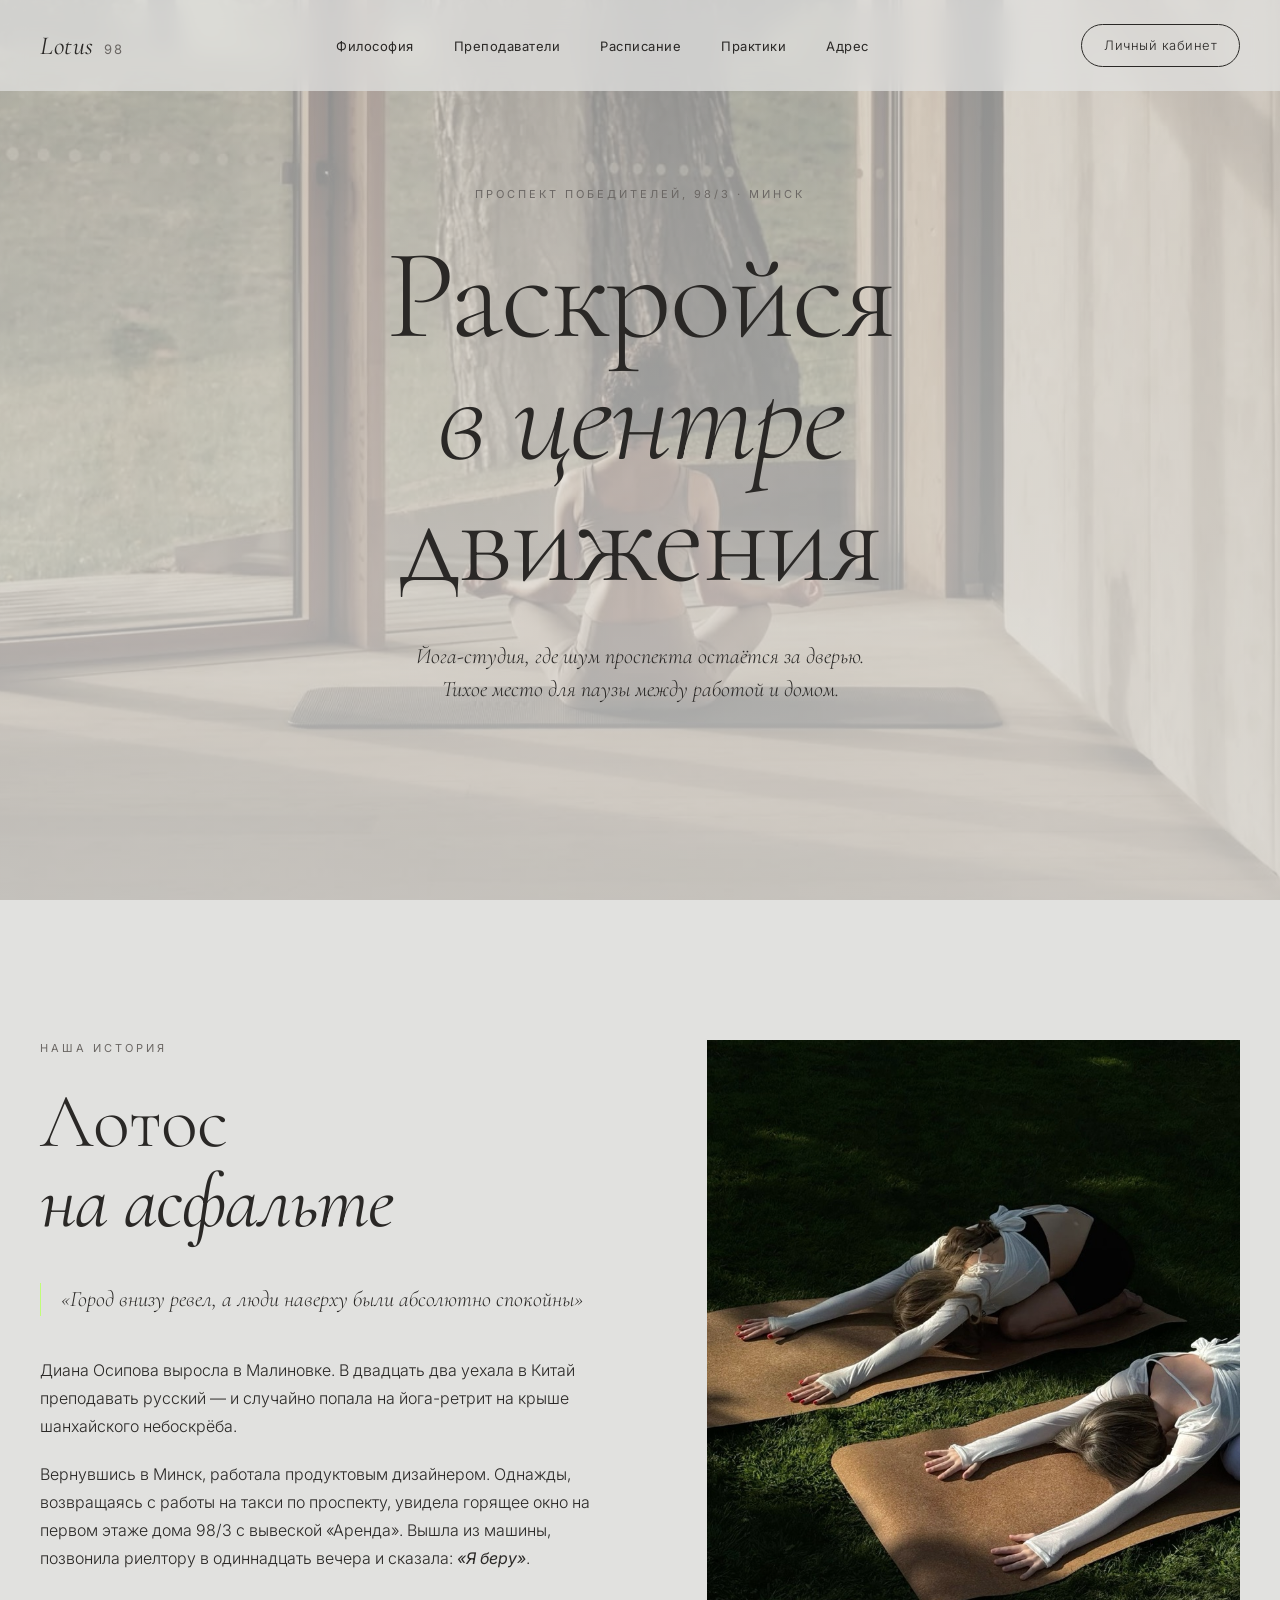
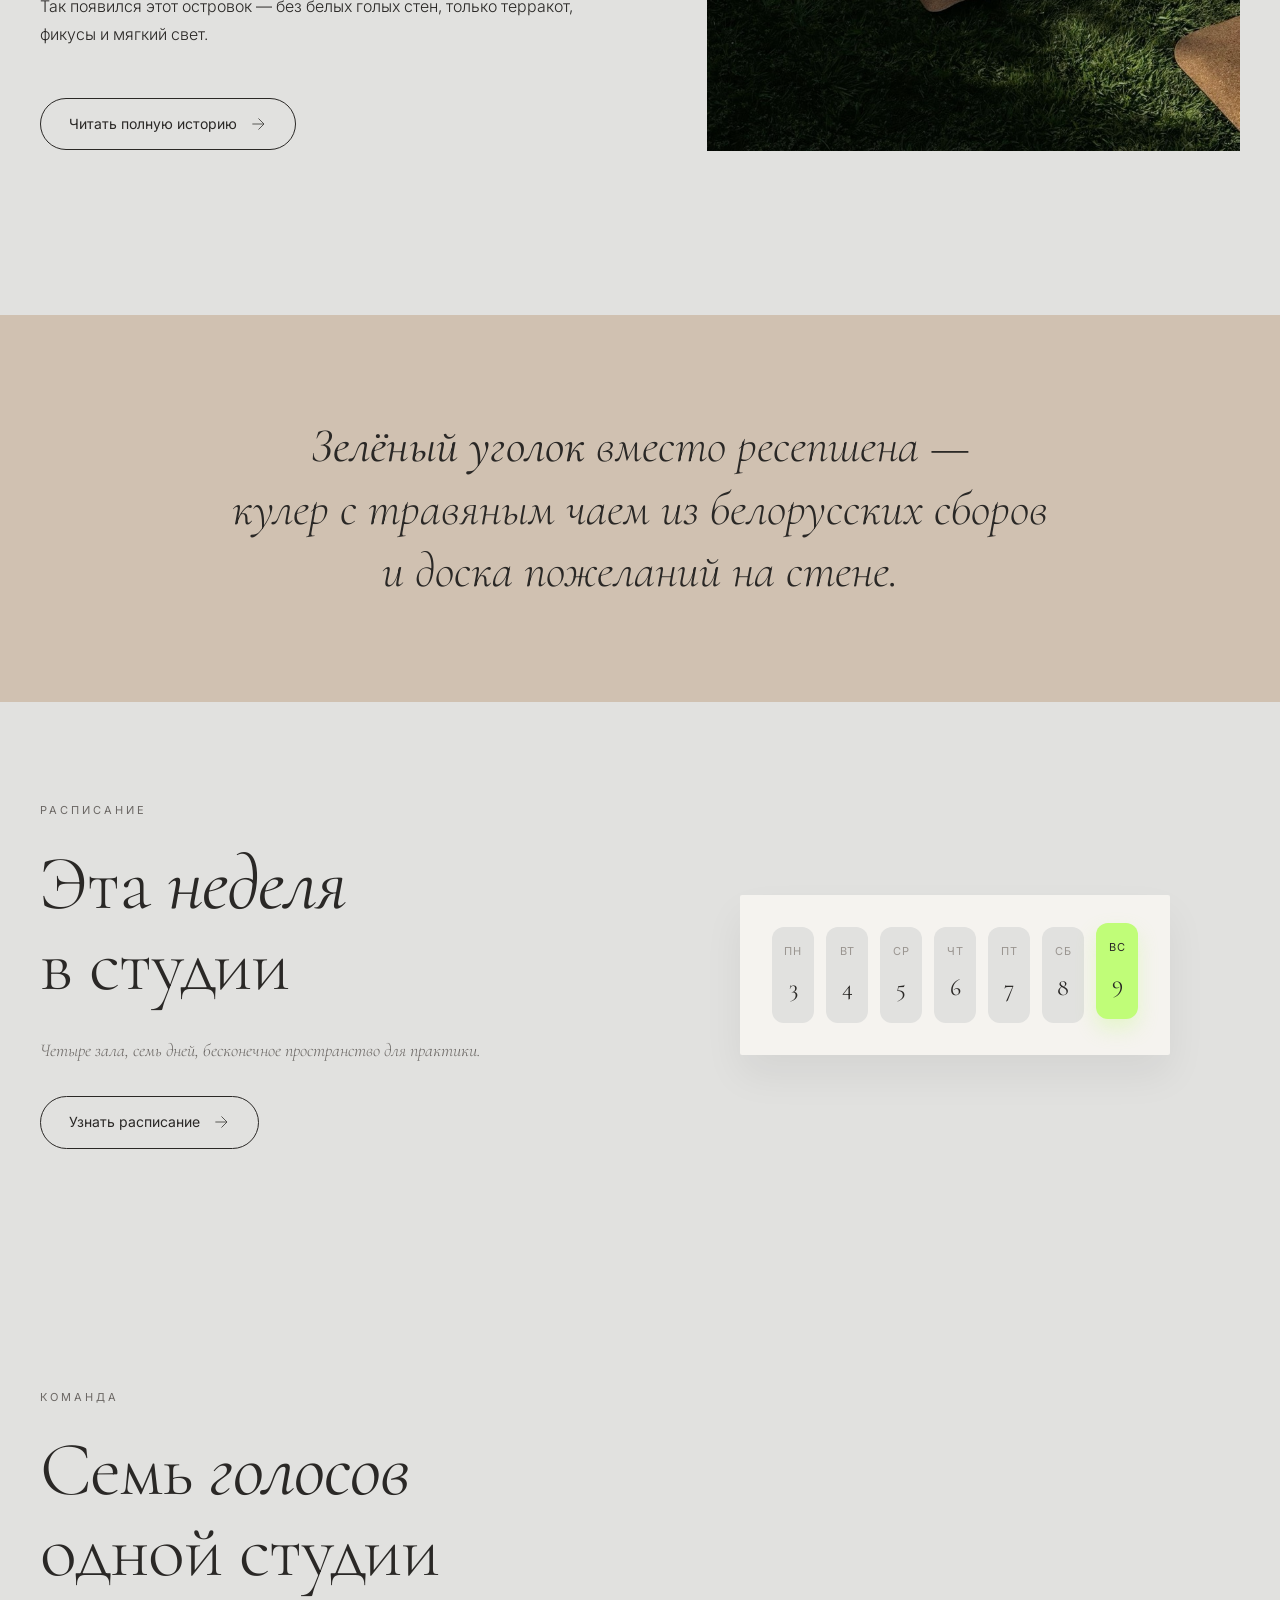
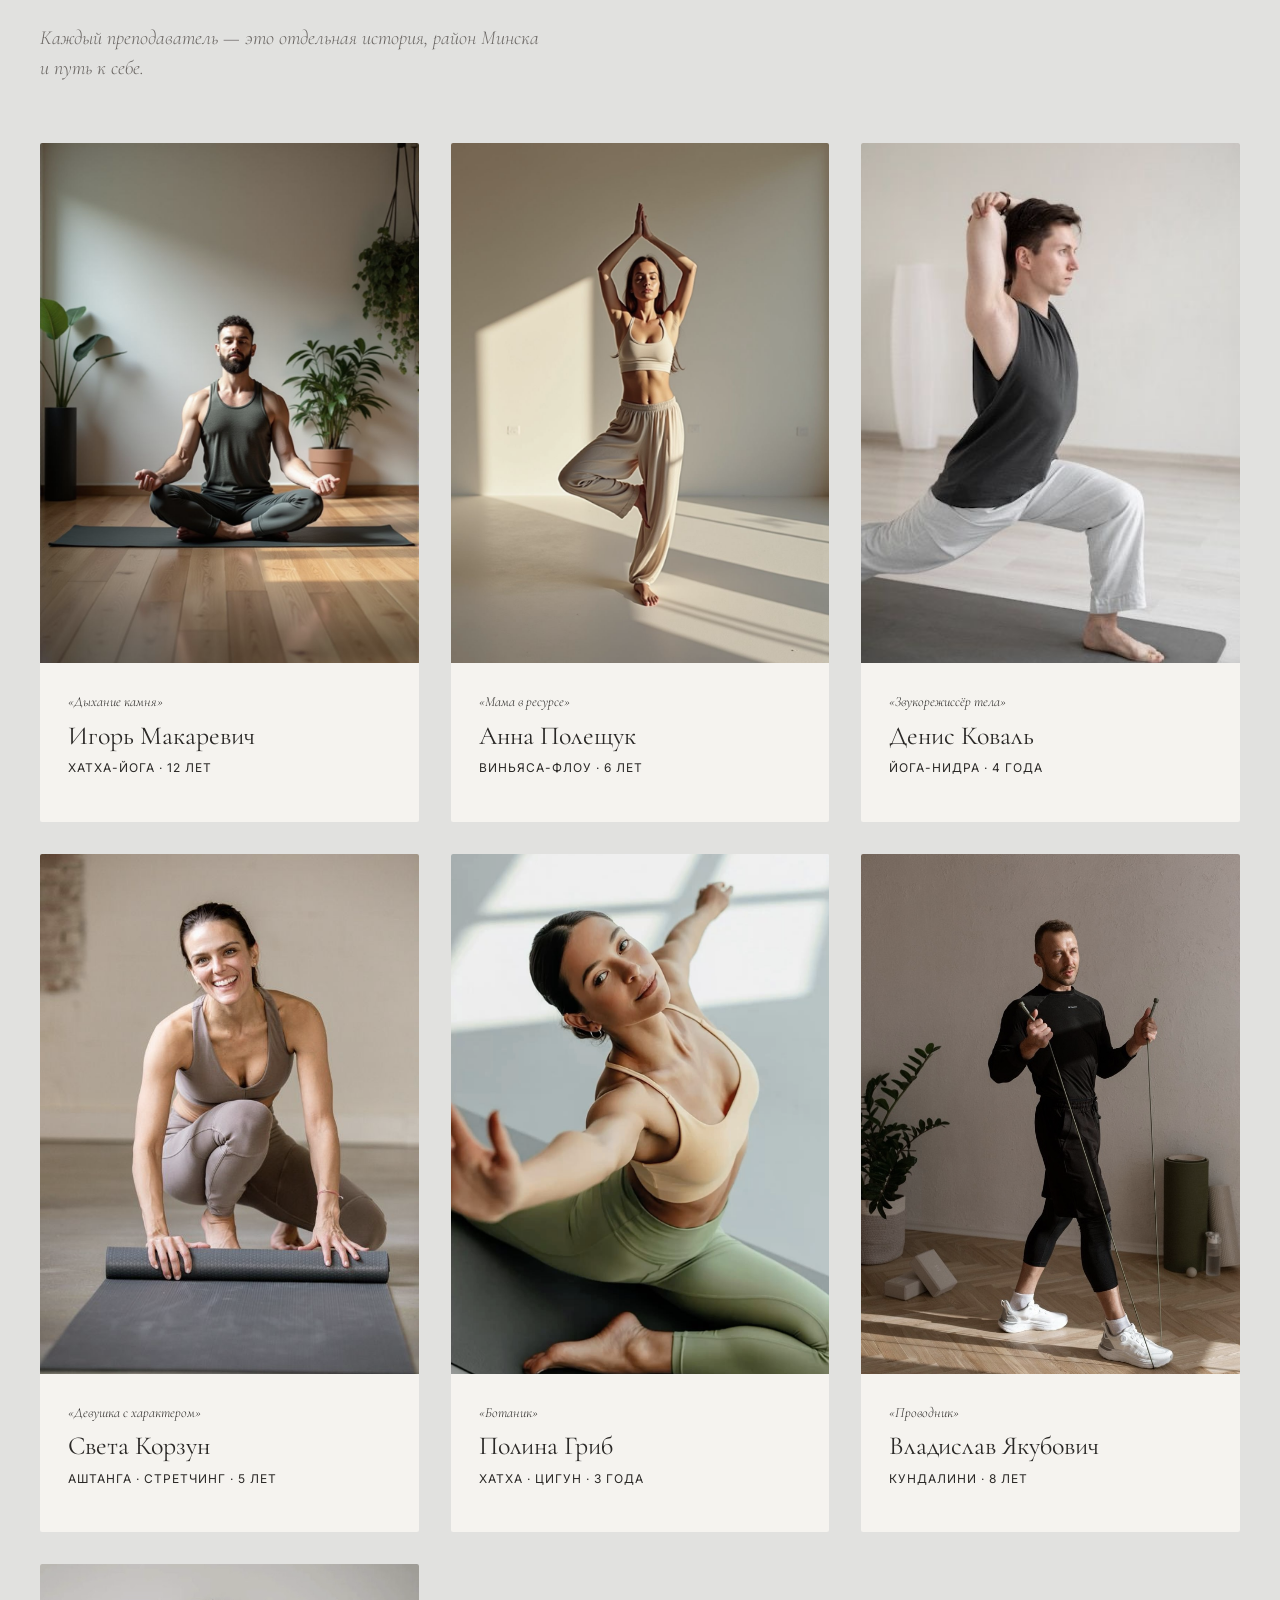
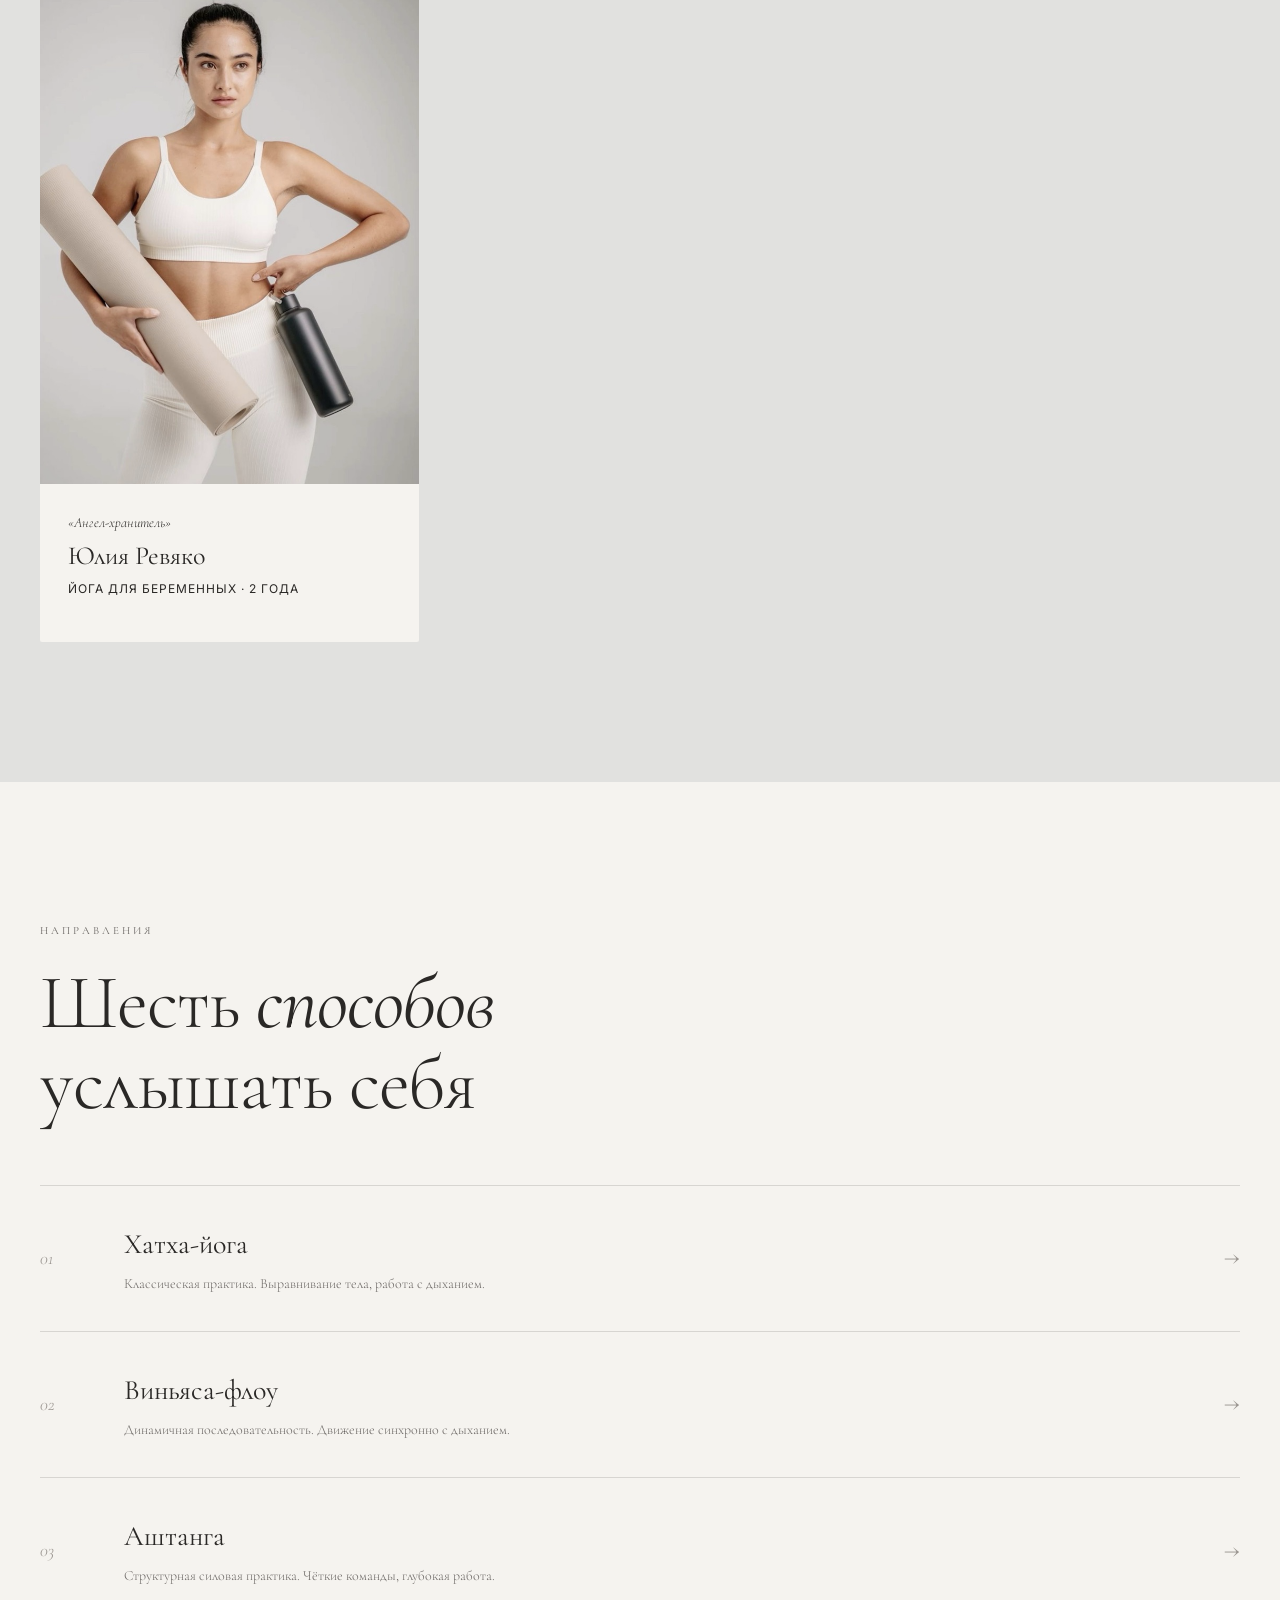
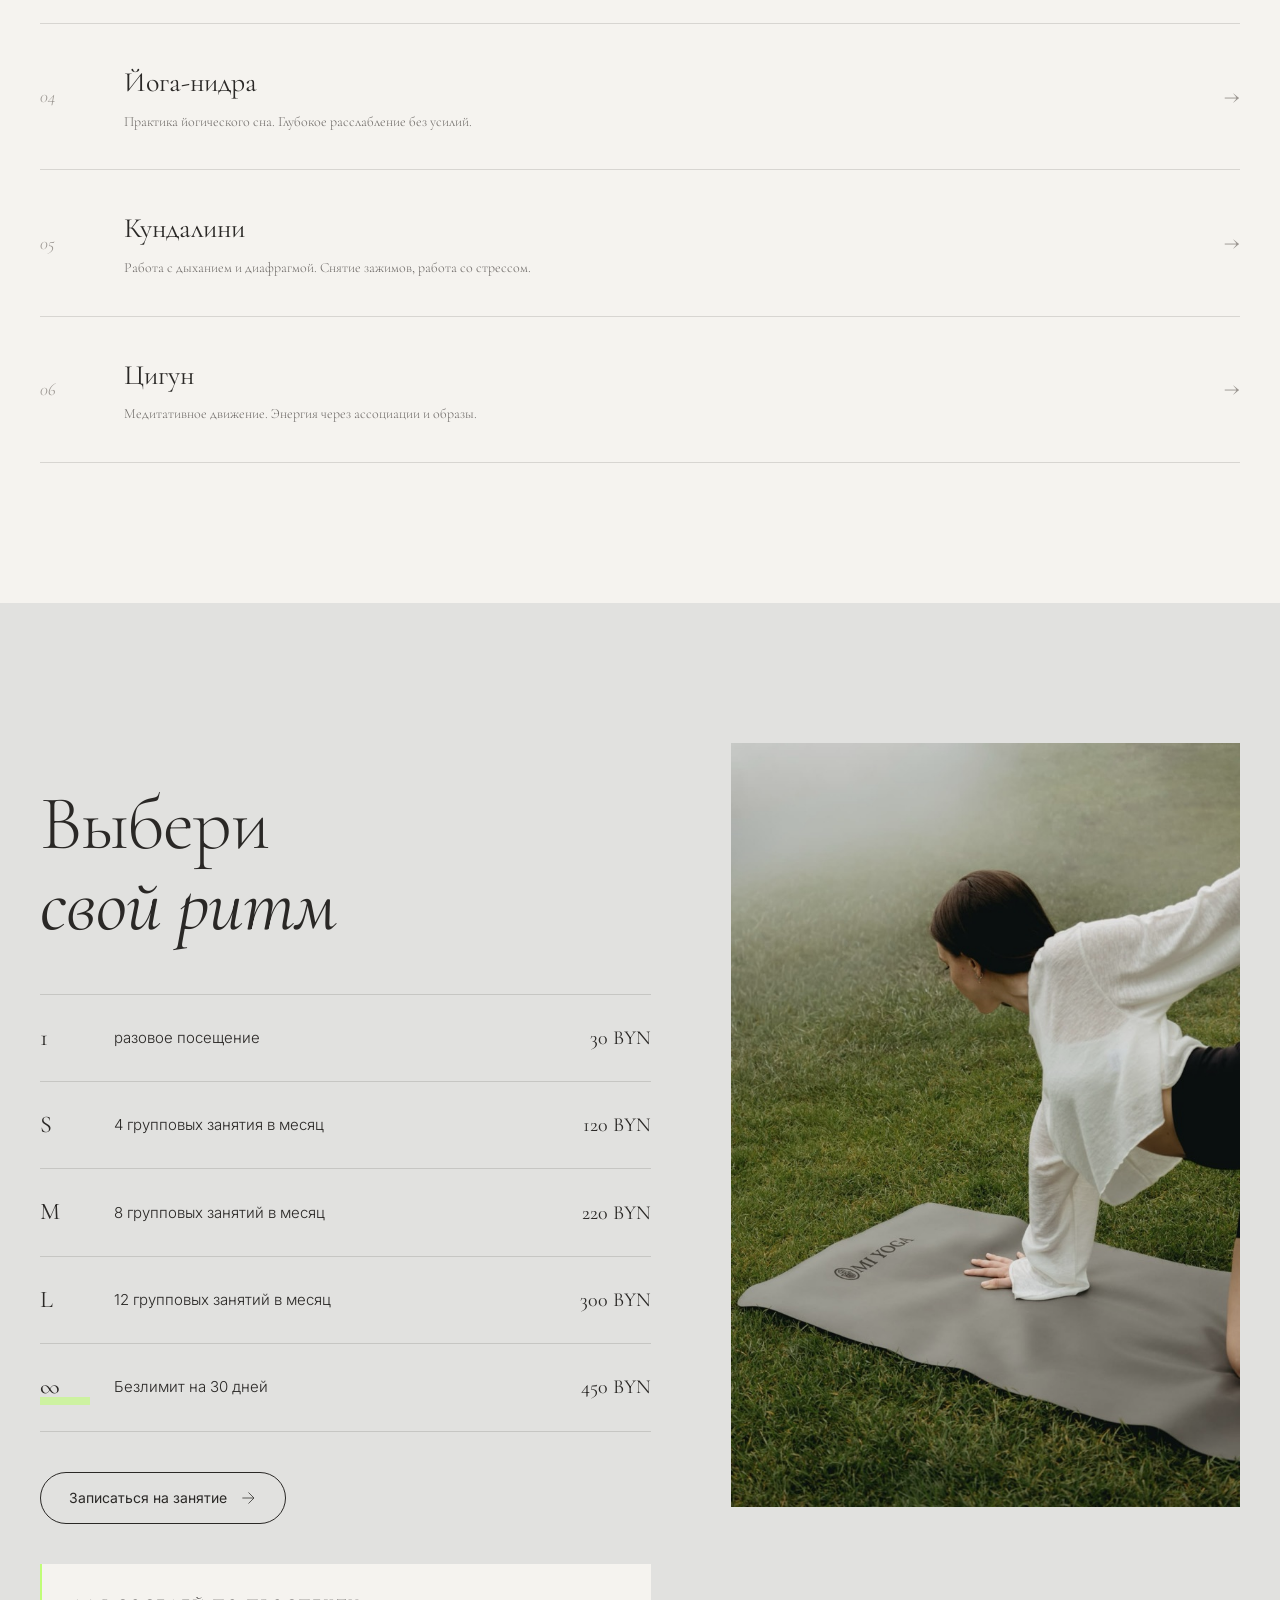
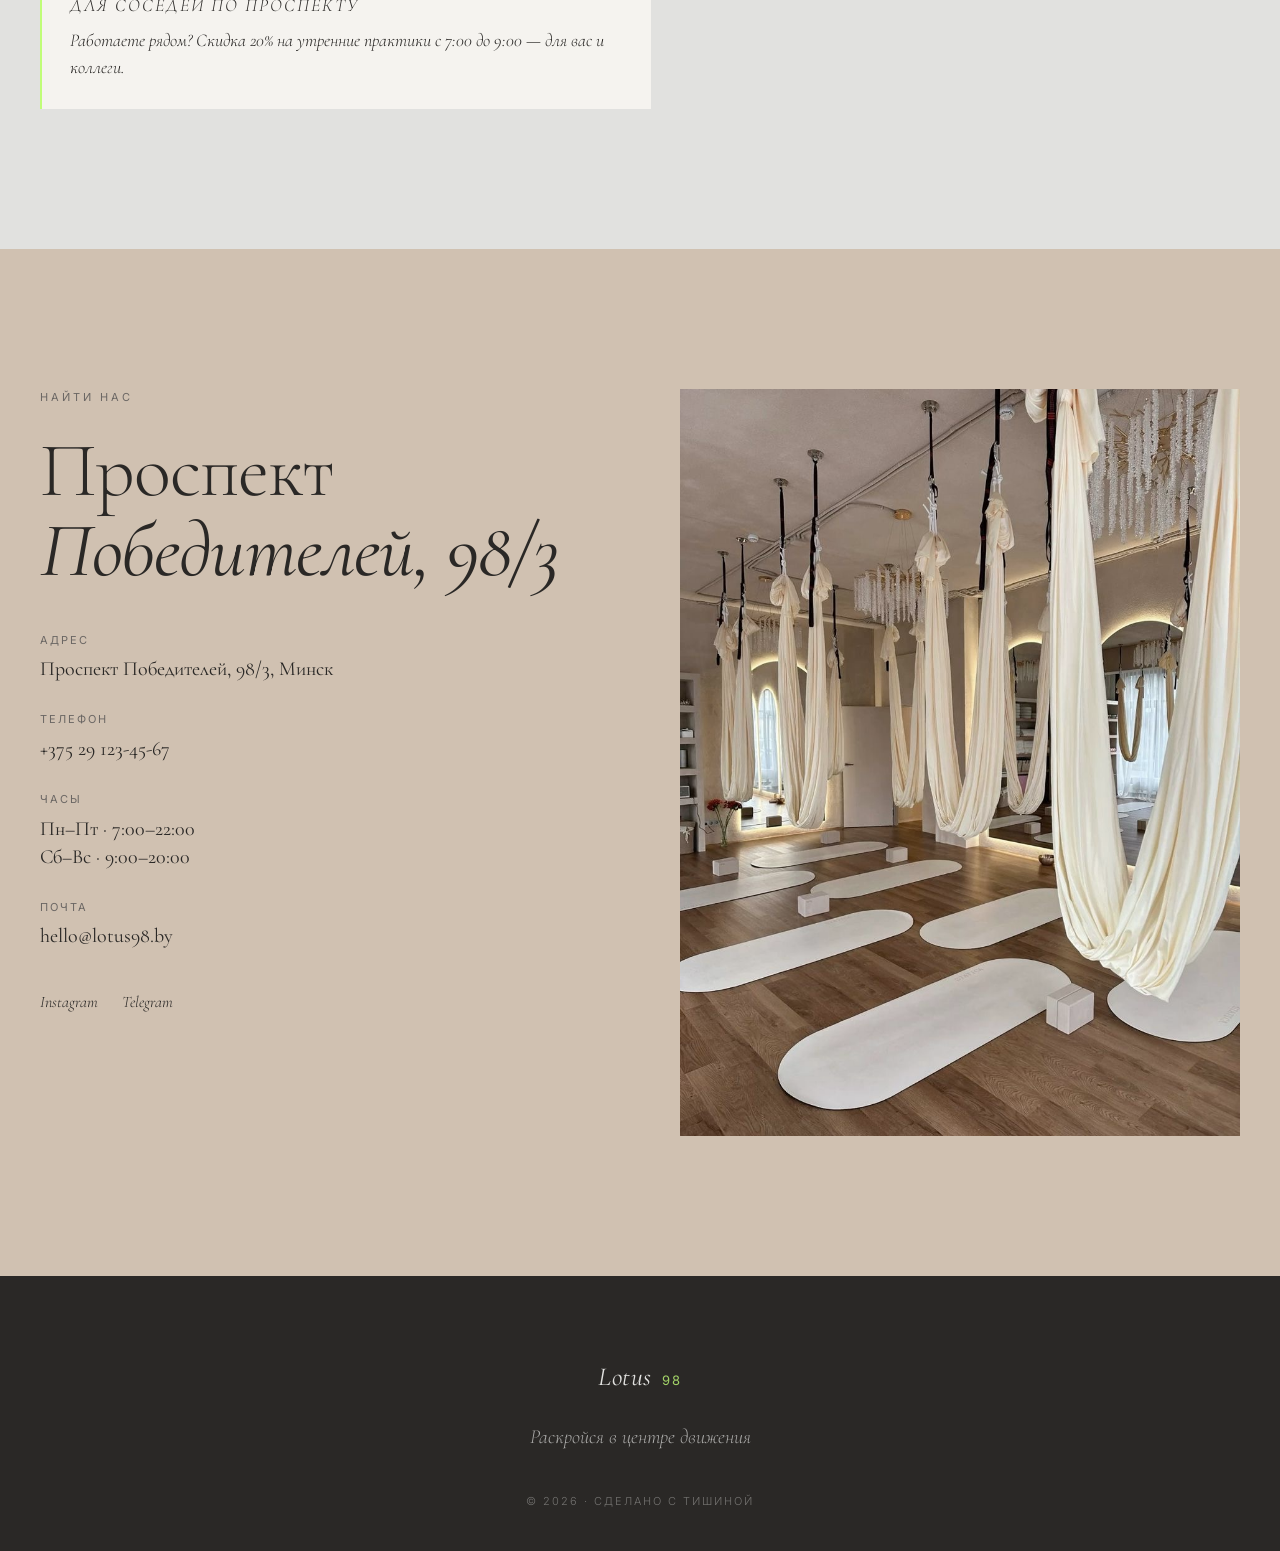
<file: index.html>
<!DOCTYPE html>
<html lang="ru">
<head>
  <meta charset="UTF-8" />
  <meta name="viewport" content="width=device-width, initial-scale=1.0" />
  <title>LOTUS 98 — Раскройся в центре движения</title>
  <link rel="preconnect" href="https://fonts.googleapis.com" />
  <link rel="preconnect" href="https://fonts.gstatic.com" crossorigin />
  <link href="https://fonts.googleapis.com/css2?family=Cormorant+Garamond:ital,wght@0,300;0,400;0,500;1,300;1,400&family=EB+Garamond:ital,wght@0,400;0,500;1,400&family=Inter:wght@300;400&display=swap" rel="stylesheet" />
  <link rel="stylesheet" href="css/style.css" />
</head>
<body>


  
  <!-- Навигация -->
  <nav class="nav">
    <a href="#" class="nav-logo">
      <span class="logo-word">Lotus</span>
      <span class="logo-num">98</span>
    </a>
    <ul class="nav-links">
        <li><a href="about.html">Философия</a></li>
        <li><a href="teachers.html">Преподаватели</a></li>
        <li><a href="schedule.html">Расписание</a></li>
        <li><a href="practice.html">Практики</a></li>
        <li><a href="#contact">Адрес</a></li>
    </ul>
    <a href="auth.html" class="nav-cta">Личный кабинет</a>
    <button class="nav-burger" aria-label="Меню">
      <span></span><span></span>
    </button>
  </nav>

  <!-- Мобильное меню -->
  <div class="mobile-menu">
    <button class="mobile-close">×</button>
    <ul>
      <li><a href="about.html">Философия</a></li>
      <li><a href="teachers.html">Преподаватели</a></li>
      <li><a href="schedule.html">Расписание</a></li>
      <li><a href="practice.html">Практики</a></li>
      <li><a href="#contact">Адрес</a></li>
    </ul>
  </div>

  <!-- Hero -->
  <section class="hero">
    <div class="hero-bg">
      <!-- <img src="https://images.unsplash.com/photo-1545205597-3d9d02c29597?w=1600&q=80" alt="" /> -->
       <img src="img/horizontal.JPG" alt="" />
    </div>
    <div class="hero-overlay"></div>
    <div class="hero-content">
      <p class="hero-eyebrow reveal">Проспект Победителей, 98/3 · Минск</p>
      <h1 class="hero-title reveal">
        Раскройся<br/>
        <em>в центре</em><br/>
        движения
      </h1>
      <p class="hero-sub reveal">
        Йога-студия, где шум проспекта остаётся за дверью.<br/>
        Тихое место для паузы между работой и домом.
      </p>
      
    </div>
    
  </section>

  <!-- Философия -->
  <section class="philosophy" id="philosophy">
    <div class="container">
      <div class="philosophy-grid">
        <div class="philosophy-text">
          <p class="section-eyebrow reveal">Наша история</p>
          <h2 class="section-title reveal">
            Лотос<br/>
            <em>на асфальте</em>
          </h2>
          <p class="philosophy-quote reveal">
            «Город внизу ревел, а люди наверху были абсолютно спокойны»
          </p>
          <p class="philosophy-body reveal">
            Диана Осипова выросла в Малиновке. В двадцать два уехала в Китай преподавать русский — и случайно попала на йога-ретрит на крыше шанхайского небоскрёба.
          </p>
          <p class="philosophy-body reveal">
            Вернувшись в Минск, работала продуктовым дизайнером. Однажды, возвращаясь с работы на такси по проспекту, увидела горящее окно на первом этаже дома 98/3 с вывеской «Аренда». Вышла из машины, позвонила риелтору в одиннадцать вечера и сказала: <em>«Я беру»</em>.
          </p>
          <p class="philosophy-body reveal">
            Так появился этот островок — без белых голых стен, только терракот, фикусы и мягкий свет.
          </p>


          <a href="about.html" class="btn-secondary1">
            <span>Читать полную историю</span>
            <svg width="18" height="18" viewBox="0 0 24 24" fill="none">
              <path d="M5 12h14M13 5l7 7-7 7" stroke="currentColor" stroke-width="1" stroke-linecap="round"/>
            </svg>
          </a>
        </div>
        
        <div class="philosophy-visual">
          <div class="visual-img reveal">
            <img src="img/main_01.jpg" alt="" />
          </div>
          <div class="visual-img reveal" style="margin-top: 24px;">
            <!-- <img src="https://images.unsplash.com/photo-1588286840104-8957b019727f?w=800&q=80" alt="" /> -->
          </div>
        </div>
      </div>
    </div>
  </section>

  <!-- Цитата-разделитель -->
  <section class="quote-section">
    <div class="container">
      <blockquote class="big-quote reveal">
        <em>Зелёный уголок</em> вместо ресепшена —<br/>
        кулер с травяным чаем из белорусских сборов<br/>
        и доска пожеланий на стене.
      </blockquote>
    </div>
  </section>
   


    <!-- Расписание -->
  <section class="schedule-teaser" id="schedule">
    <div class="container">
      <div class="teaser-content">
        <div class="teaser-text reveal">
          <p class="section-eyebrow">Расписание</p>
          <h2 class="section-title">
            Эта <em>неделя</em><br/>
            в студии
          </h2>
          <p class="teaser-desc">
            Четыре зала, семь дней, бесконечное пространство для практики.
          </p>
          <a href="schedule.html" class="btn-secondary">
            <span>Узнать расписание</span>
            <svg width="18" height="18" viewBox="0 0 24 24" fill="none">
              <path d="M5 12h14M13 5l7 7-7 7" stroke="currentColor" stroke-width="1" stroke-linecap="round"/>
            </svg>
          </a>
        </div>
        <div class="teaser-visual reveal">
          <div class="teaser-calendar">
            <div class="calendar-day">
              <span class="day-short">Пн</span>
              <span class="day-num">3</span>
            </div>
            <div class="calendar-day">
              <span class="day-short">Вт</span>
              <span class="day-num">4</span>
            </div>
            <div class="calendar-day">
              <span class="day-short">Ср</span>
              <span class="day-num">5</span>
            </div>
            <div class="calendar-day">
              <span class="day-short">Чт</span>
              <span class="day-num">6</span>
            </div>
            <div class="calendar-day">
              <span class="day-short">Пт</span>
              <span class="day-num">7</span>
            </div>
            <div class="calendar-day">
              <span class="day-short">Сб</span>
              <span class="day-num">8</span>
            </div>
            <div class="calendar-day active">
              <span class="day-short">Вс</span>
              <span class="day-num">9</span>
            </div>
          </div>
        </div>
      </div>
    </div>
  </section>



  <!-- Преподаватели -->
  <section class="teachers" id="teachers">
    <div class="container">
      <p class="section-eyebrow reveal">Команда</p>
      <h2 class="section-title reveal">
        Семь <em>голосов</em><br/>
        одной студии
      </h2>
      <p class="section-sub reveal">
        Каждый преподаватель — это отдельная история, район Минска и путь к себе.
      </p>

            <div class="teachers-grid">
        <a href="teachers.html?teacher=igor" class="teacher-card-link reveal">
          <article class="teacher-card">
            <div class="teacher-img"><img src="img/makarevich.jpg" alt="Игорь Макаревич" /></div>
            <div class="teacher-body">
              <p class="teacher-nickname">«Дыхание камня»</p>
              <h3>Игорь Макаревич</h3>
              <p class="teacher-style">Хатха-йога · 12 лет</p>
            </div>
          </article>
        </a>

        <a href="teachers.html?teacher=anna" class="teacher-card-link reveal">
          <article class="teacher-card">
            <div class="teacher-img"><img src="img/poleshyk.JPG" alt="Анна Полещук" /></div>
            <div class="teacher-body">
              <p class="teacher-nickname">«Мама в ресурсе»</p>
              <h3>Анна Полещук</h3>
              <p class="teacher-style">Виньяса-флоу · 6 лет</p>
            </div>
          </article>
        </a>

        <a href="teachers.html?teacher=denis" class="teacher-card-link reveal">
          <article class="teacher-card">
            <div class="teacher-img"><img src="img/koval.JPG" alt="Денис Коваль" /></div>
            <div class="teacher-body">
              <p class="teacher-nickname">«Звукорежиссёр тела»</p>
              <h3>Денис Коваль</h3>
              <p class="teacher-style">Йога-нидра · 4 года</p>
            </div>
          </article>
        </a>

        <a href="teachers.html?teacher=sveta" class="teacher-card-link reveal">
          <article class="teacher-card">
            <div class="teacher-img"><img src="img/korzyn.jpg" alt="Света Корзун" /></div>
            <div class="teacher-body">
              <p class="teacher-nickname">«Девушка с характером»</p>
              <h3>Света Корзун</h3>
              <p class="teacher-style">Аштанга · стретчинг · 5 лет</p>
            </div>
          </article>
        </a>

        <a href="teachers.html?teacher=polina" class="teacher-card-link reveal">
          <article class="teacher-card">
            <div class="teacher-img"><img src="img/grib.JPG" alt="Полина Гриб" /></div>
            <div class="teacher-body">
              <p class="teacher-nickname">«Ботаник»</p>
              <h3>Полина Гриб</h3>
              <p class="teacher-style">Хатха · цигун · 3 года</p>
            </div>
          </article>
        </a>

        <a href="teachers.html?teacher=vlad" class="teacher-card-link reveal">
          <article class="teacher-card">
            <div class="teacher-img"><img src="img/yakubovich.jpg" alt="Владислав Якубович" /></div>
            <div class="teacher-body">
              <p class="teacher-nickname">«Проводник»</p>
              <h3>Владислав Якубович</h3>
              <p class="teacher-style">Кундалини · 8 лет</p>
            </div>
          </article>
        </a>

        <a href="teachers.html?teacher=yulia" class="teacher-card-link reveal">
          <article class="teacher-card">
            <div class="teacher-img"><img src="img/revako.jpg" alt="Юлия Ревяко" /></div>
            <div class="teacher-body">
              <p class="teacher-nickname">«Ангел-хранитель»</p>
              <h3>Юлия Ревяко</h3>
              <p class="teacher-style">Йога для беременных · 2 года</p>
            </div>
          </article>
        </a>
      </div>
    </div>
  </section>

  <!-- Практики -->
    <!-- Практики -->
  <section class="practice" id="practice">
    <div class="container">
      <div class="practice-header">
        <p class="section-eyebrow reveal">Направления</p>
        <h2 class="section-title reveal">
          Шесть <em>способов</em><br/>
          услышать себя
        </h2>
      </div>
      <div class="practice-list">
        <a href="practice.html?id=hatha" class="practice-item-link reveal">
          <div class="practice-item">
            <span class="practice-num">01</span>
            <div class="practice-info">
              <h3>Хатха-йога</h3>
              <p>Классическая практика. Выравнивание тела, работа с дыханием.</p>
            </div>
            <span class="practice-arrow">→</span>
          </div>
        </a>

        <a href="practice.html?id=vinyasa" class="practice-item-link reveal">
          <div class="practice-item">
            <span class="practice-num">02</span>
            <div class="practice-info">
              <h3>Виньяса-флоу</h3>
              <p>Динамичная последовательность. Движение синхронно с дыханием.</p>
            </div>
            <span class="practice-arrow">→</span>
          </div>
        </a>

        <a href="practice.html?id=ashtanga" class="practice-item-link reveal">
          <div class="practice-item">
            <span class="practice-num">03</span>
            <div class="practice-info">
              <h3>Аштанга</h3>
              <p>Структурная силовая практика. Чёткие команды, глубокая работа.</p>
            </div>
            <span class="practice-arrow">→</span>
          </div>
        </a>

        <a href="practice.html?id=nidra" class="practice-item-link reveal">
          <div class="practice-item">
            <span class="practice-num">04</span>
            <div class="practice-info">
              <h3>Йога-нидра</h3>
              <p>Практика йогического сна. Глубокое расслабление без усилий.</p>
            </div>
            <span class="practice-arrow">→</span>
          </div>
        </a>

        <a href="practice.html?id=kundalini" class="practice-item-link reveal">
          <div class="practice-item">
            <span class="practice-num">05</span>
            <div class="practice-info">
              <h3>Кундалини</h3>
              <p>Работа с дыханием и диафрагмой. Снятие зажимов, работа со стрессом.</p>
            </div>
            <span class="practice-arrow">→</span>
          </div>
        </a>

        <a href="practice.html?id=qigong" class="practice-item-link reveal">
          <div class="practice-item">
            <span class="practice-num">06</span>
            <div class="practice-info">
              <h3>Цигун</h3>
              <p>Медитативное движение. Энергия через ассоциации и образы.</p>
            </div>
            <span class="practice-arrow">→</span>
          </div>
        </a>
      </div>
    </div>
  </section>

  <!-- Визит / Тарифы -->
  <section class="visit" id="visit">
    <div class="container">
      <div class="visit-grid">
        <div class="visit-text">
          <p class="section-eyebrow reveal">Визит</p>
          <h2 class="section-title reveal">
            Выбери<br/>
            <em>свой ритм</em>
          </h2>
          <div class="tariffs-list">
            <div class="tariff reveal">
              <span class="tariff-name">1</span>
              <span class="tariff-desc">разовое посещение</span>
              <span class="tariff-price">30 BYN</span>
            </div>
            <div class="tariff reveal">
              <span class="tariff-name">S</span>
              <span class="tariff-desc">4 групповых занятия в месяц</span>
              <span class="tariff-price">120 BYN</span>
            </div>
            <div class="tariff reveal">
              <span class="tariff-name">M</span>
              <span class="tariff-desc">8 групповых занятий в месяц</span>
              <span class="tariff-price">220 BYN</span>
            </div>
            <div class="tariff reveal">
              <span class="tariff-name">L</span>
              <span class="tariff-desc">12 групповых занятий в месяц</span>
              <span class="tariff-price">300 BYN</span>
            </div>
            <div class="tariff reveal">
              <span class="tariff-name accent">∞</span>
              <span class="tariff-desc">Безлимит на 30 дней</span>
              <span class="tariff-price">450 BYN</span>
            </div>
          </div>
          <a href="schedule.html" class="btn-secondary">
            <span>Записаться на занятие</span>
            <svg width="18" height="18" viewBox="0 0 24 24" fill="none">
              <path d="M5 12h14M13 5l7 7-7 7" stroke="currentColor" stroke-width="1" stroke-linecap="round"/>
            </svg>
          </a>
          <div class="promo-note reveal">
            <p class="promo-label">Для соседей по проспекту</p>
            <p>Работаете рядом? Скидка 20% на утренние практики с 7:00 до 9:00 — для вас и коллеги.</p>
          </div>
        </div>
        <div class="visit-visual reveal">
          <img src="img/main_02.jpg" alt="" />
        </div>
      </div>
    </div>
  </section>

  <!-- Контакты -->
  <section class="contact" id="contact">
    <div class="container">
      <div class="contact-grid">
        <div class="contact-info">
          <p class="section-eyebrow reveal">Найти нас</p>
          <h2 class="section-title reveal">
            Проспект<br/>
            <em>Победителей, 98/3</em>
          </h2>
          <div class="contact-details reveal">
            <div class="contact-row">
              <span class="contact-label">Адрес</span>
              <p>Проспект Победителей, 98/3, Минск</p>
            </div>
            <div class="contact-row">
              <span class="contact-label">Телефон</span>
              <p>+375 29 123-45-67</p>
            </div>
            <div class="contact-row">
              <span class="contact-label">Часы</span>
              <p>Пн–Пт · 7:00–22:00<br/>Сб–Вс · 9:00–20:00</p>
            </div>
            <div class="contact-row">
              <span class="contact-label">Почта</span>
              <p>hello@lotus98.by</p>
            </div>
          </div>
          <div class="contact-socials reveal">
            <a href="#">Instagram</a>
            <a href="#">Telegram</a>
          </div>
        </div>
        <div class="contact-visual reveal">
          <img src="img/stydiya.JPG" alt="" />
        </div>
      </div>
    </div>
  </section>

  <!-- Футер -->
  <footer class="footer">
    <div class="container">
      <div class="footer-inner">
        <a href="#" class="footer-logo">
          <span class="logo-word">Lotus</span>
          <span class="logo-num">98</span>
        </a>
        <p class="footer-tagline">Раскройся в центре движения</p>
        <p class="footer-copy">© 2026 · Сделано с тишиной</p>
      </div>
    </div>
  </footer>



  
  <script src="js/script.js"></script>
</body>
</html>
</file>
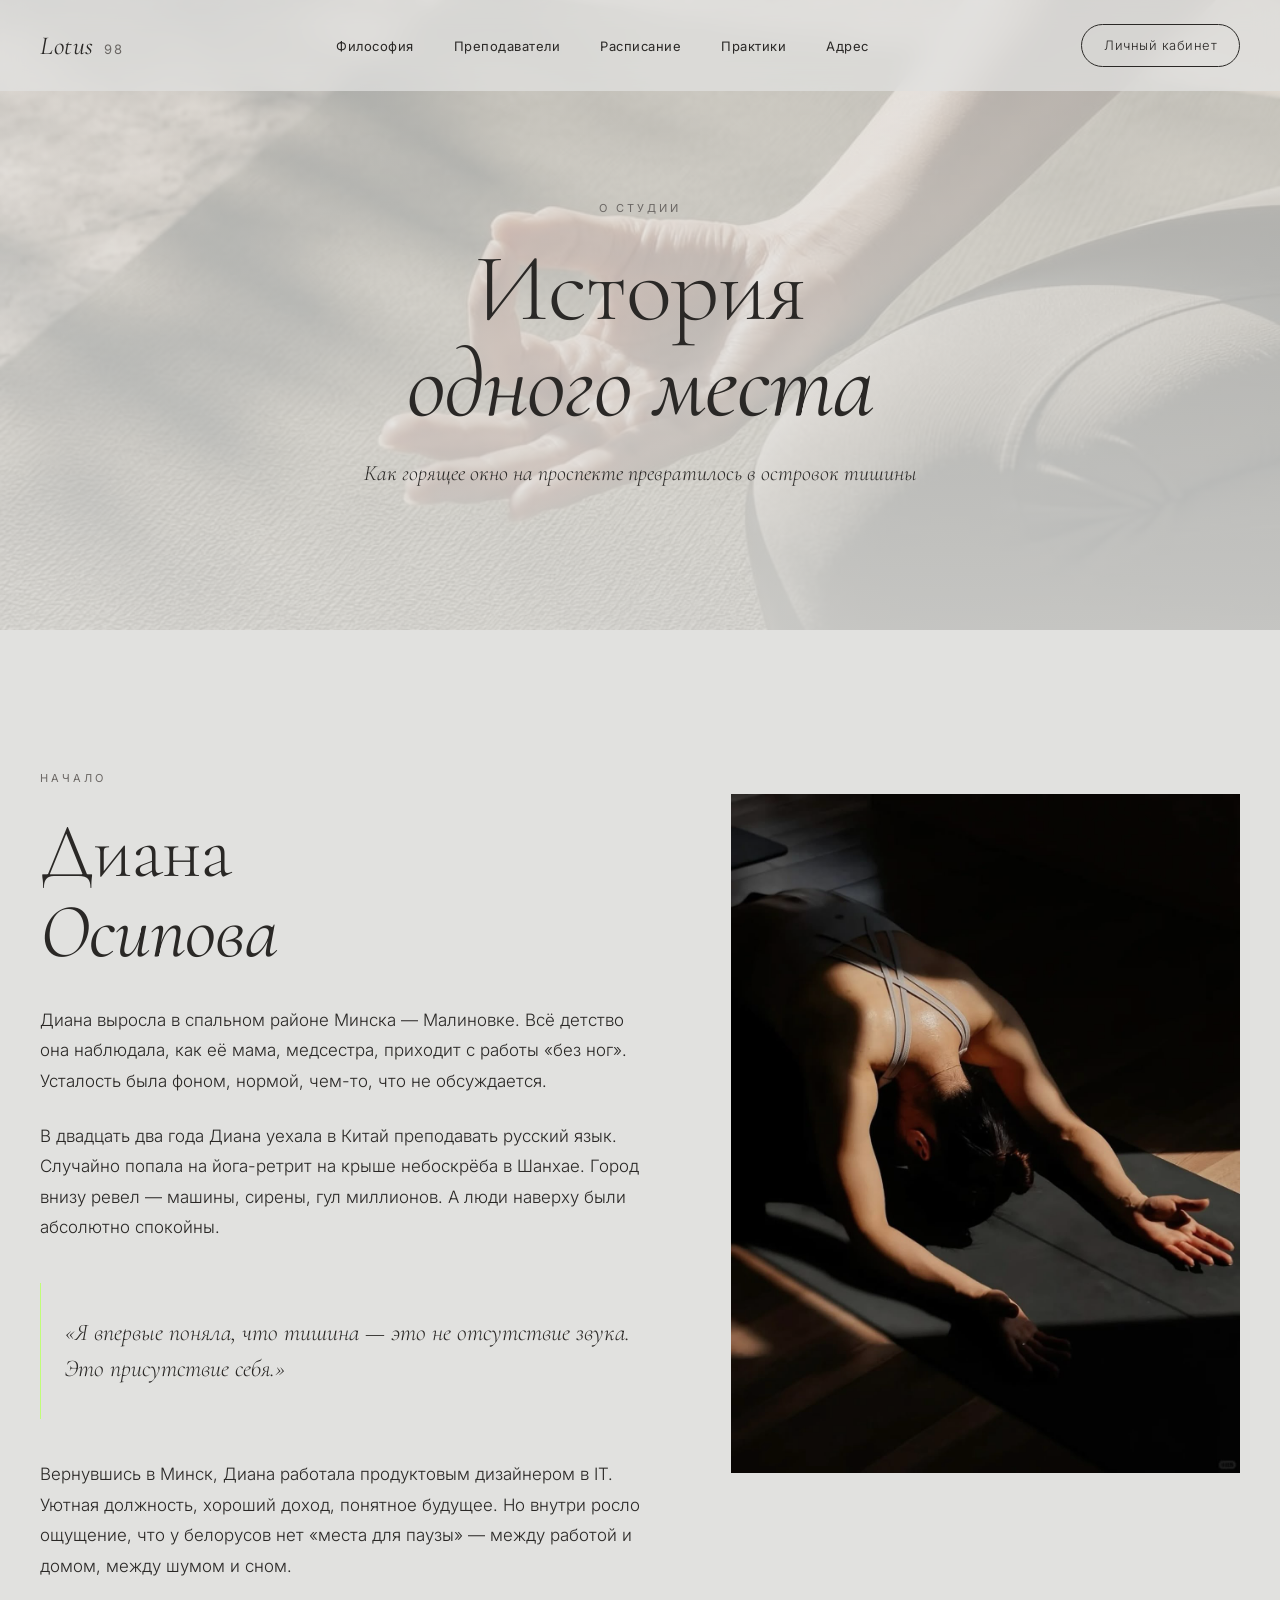
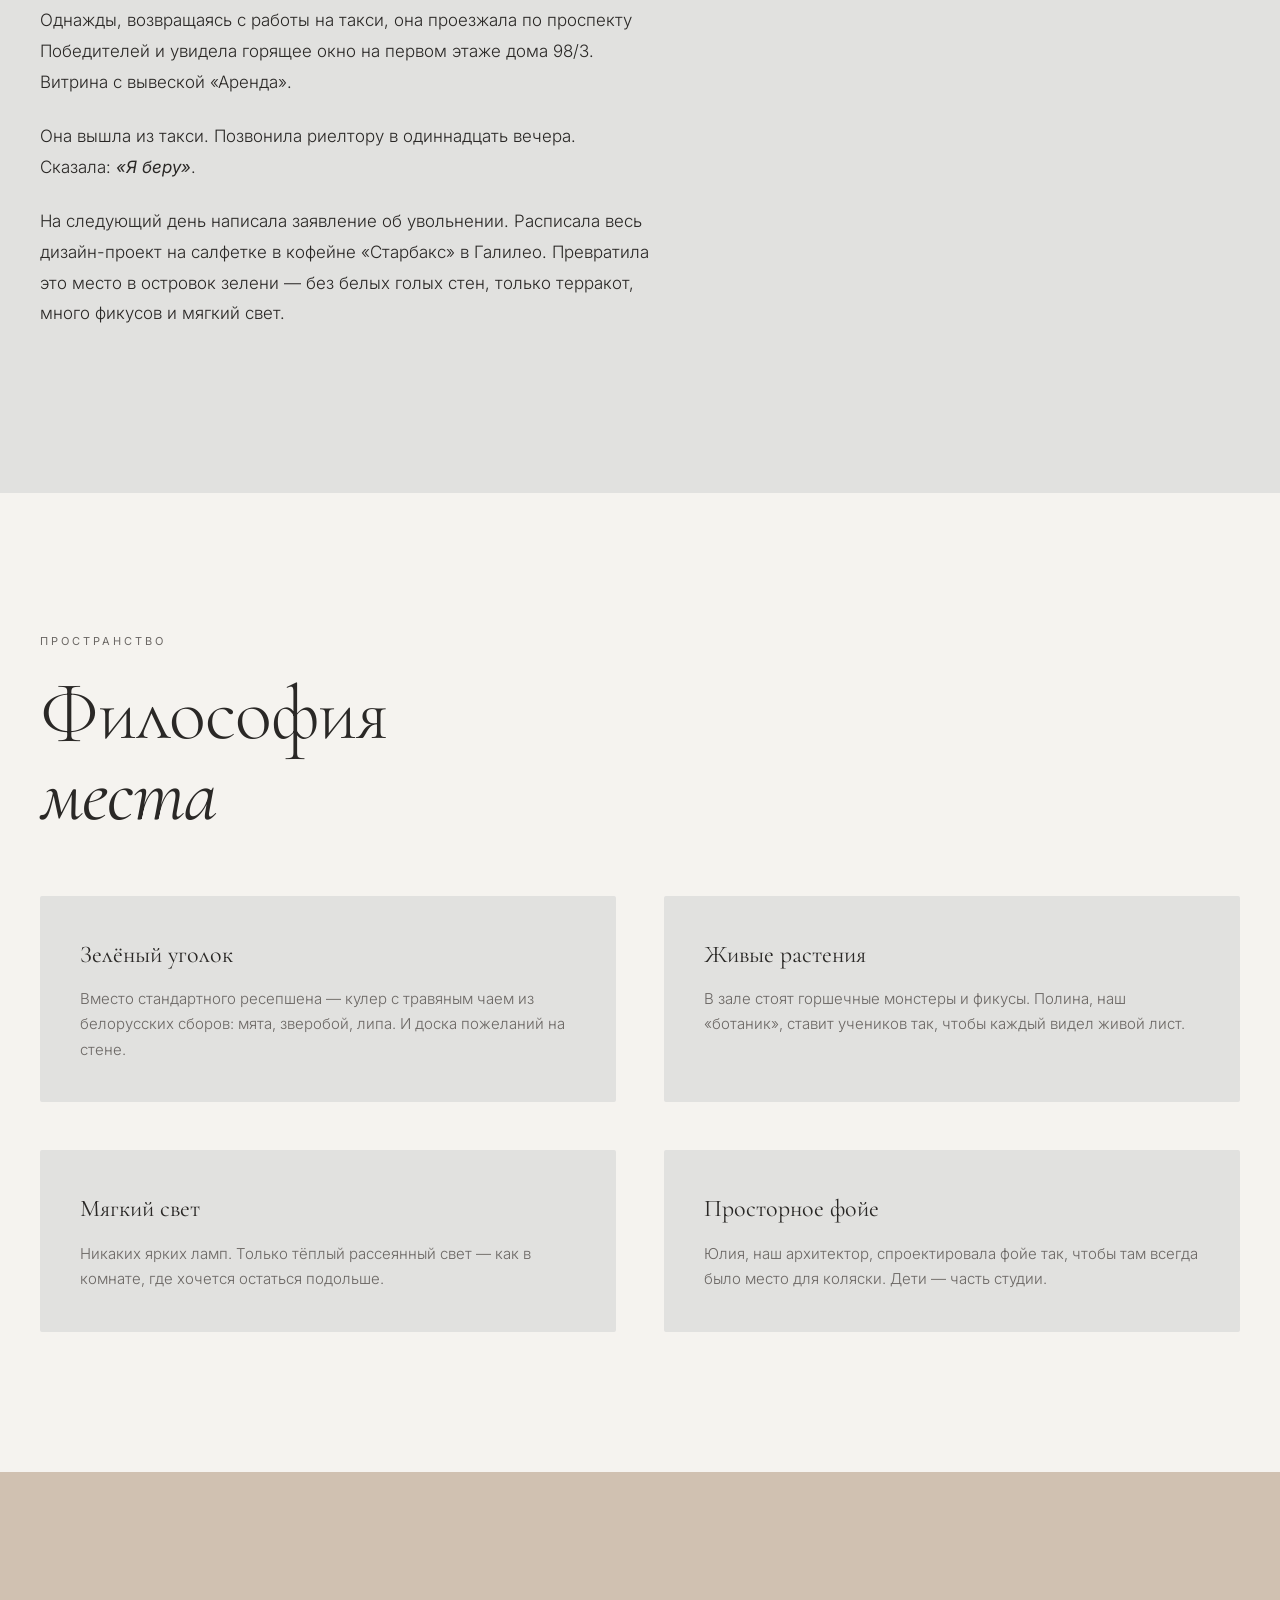
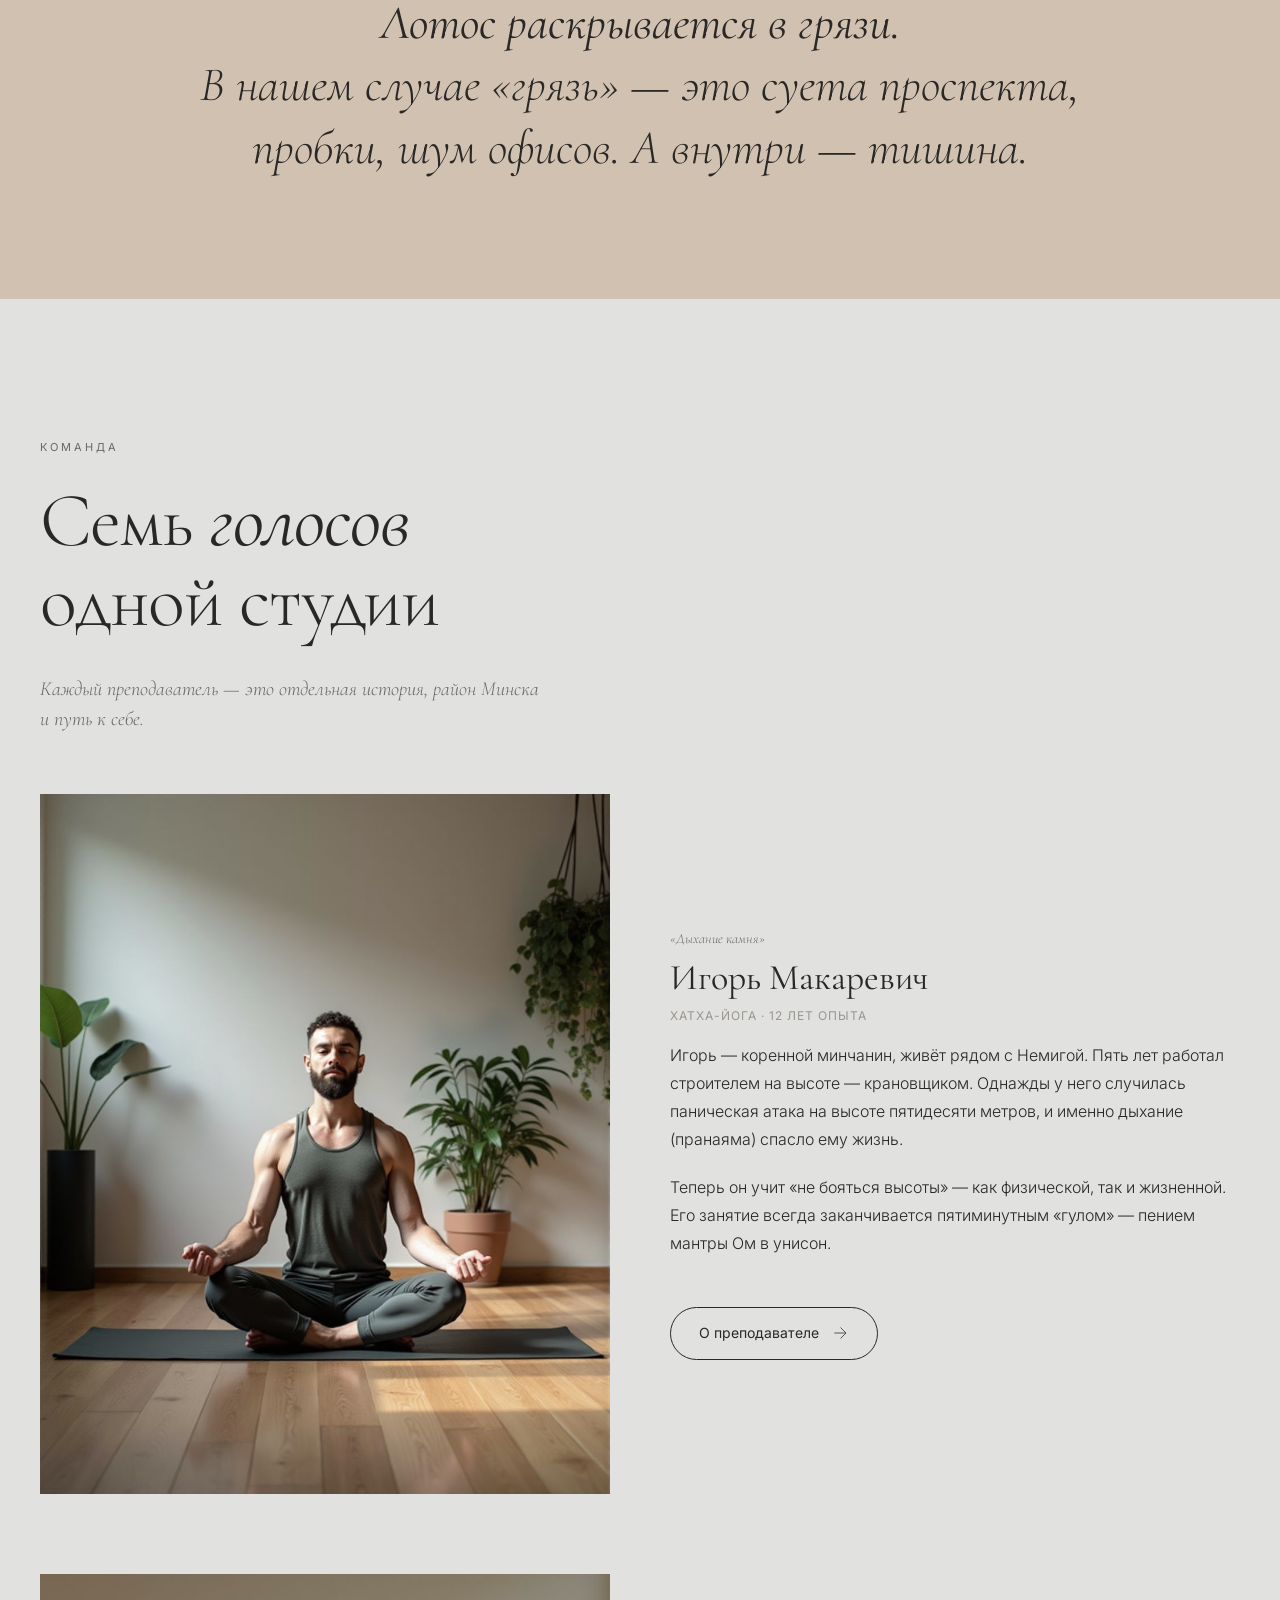
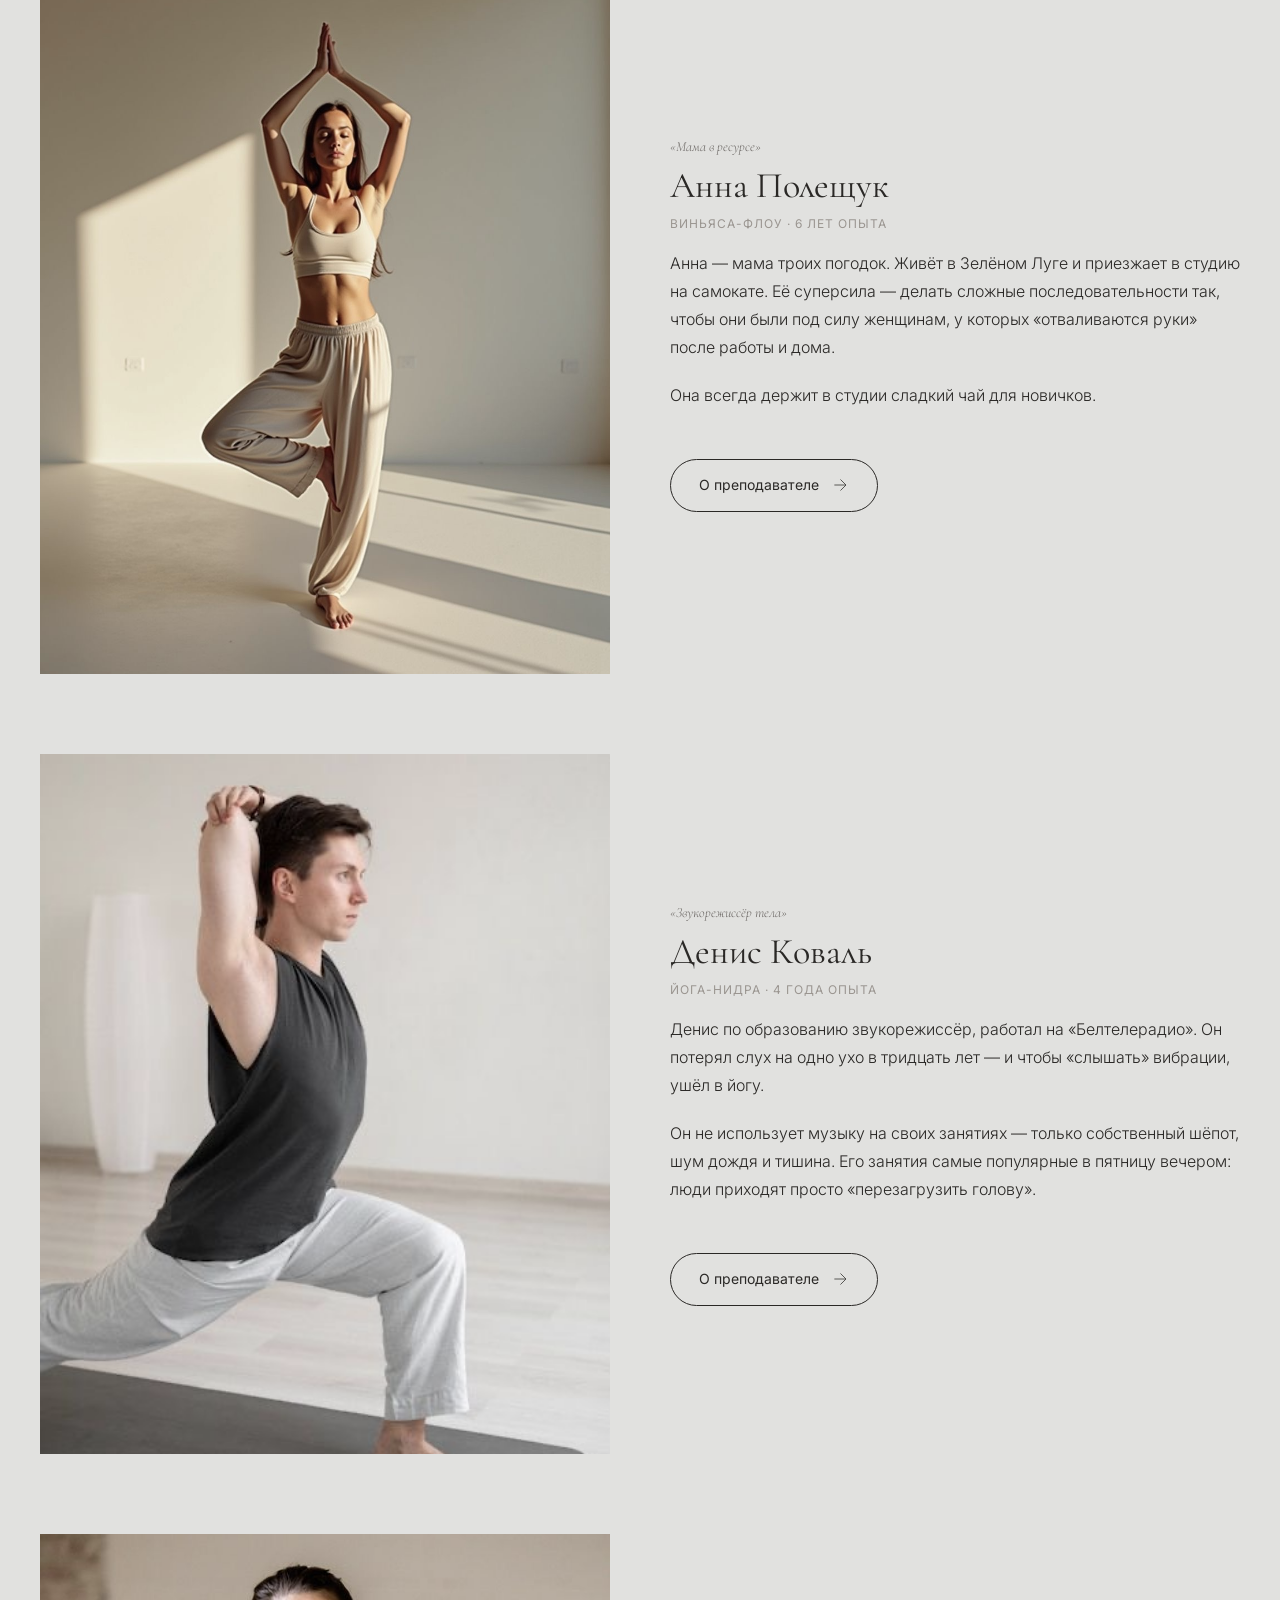
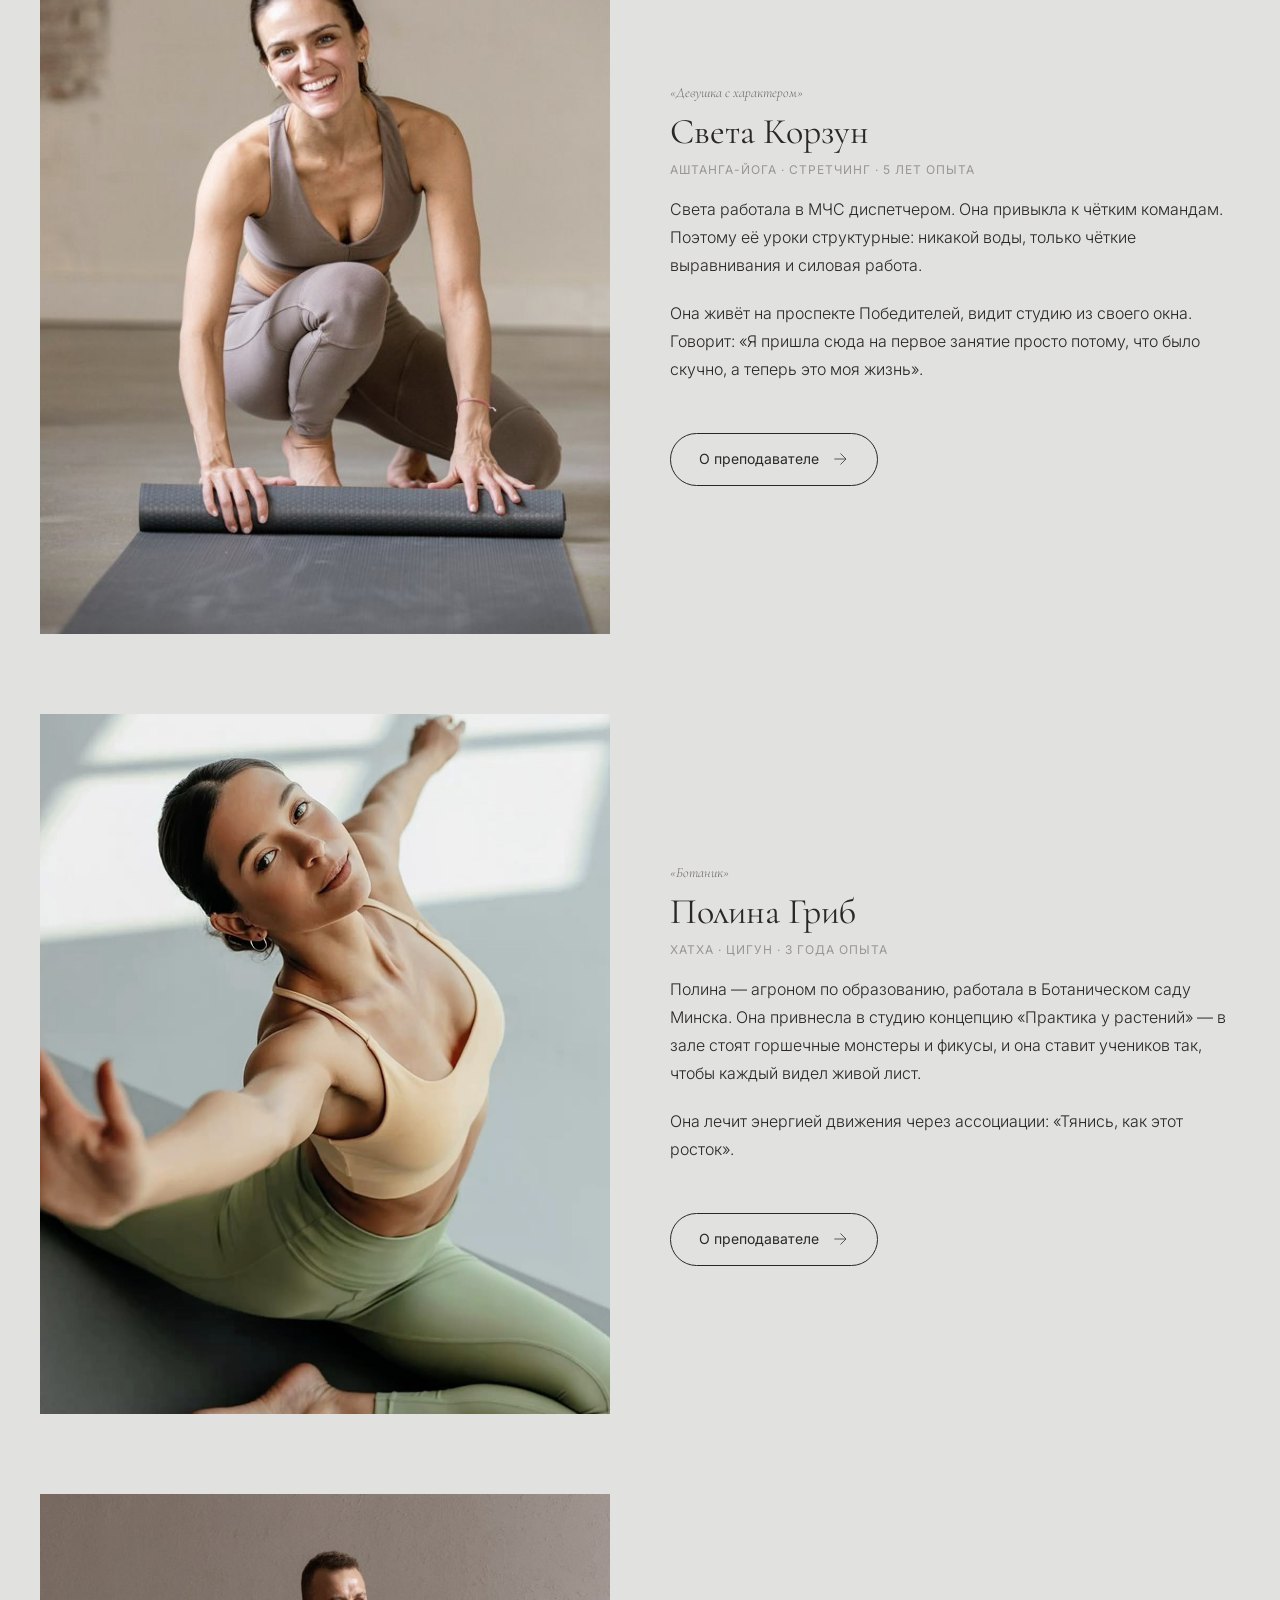
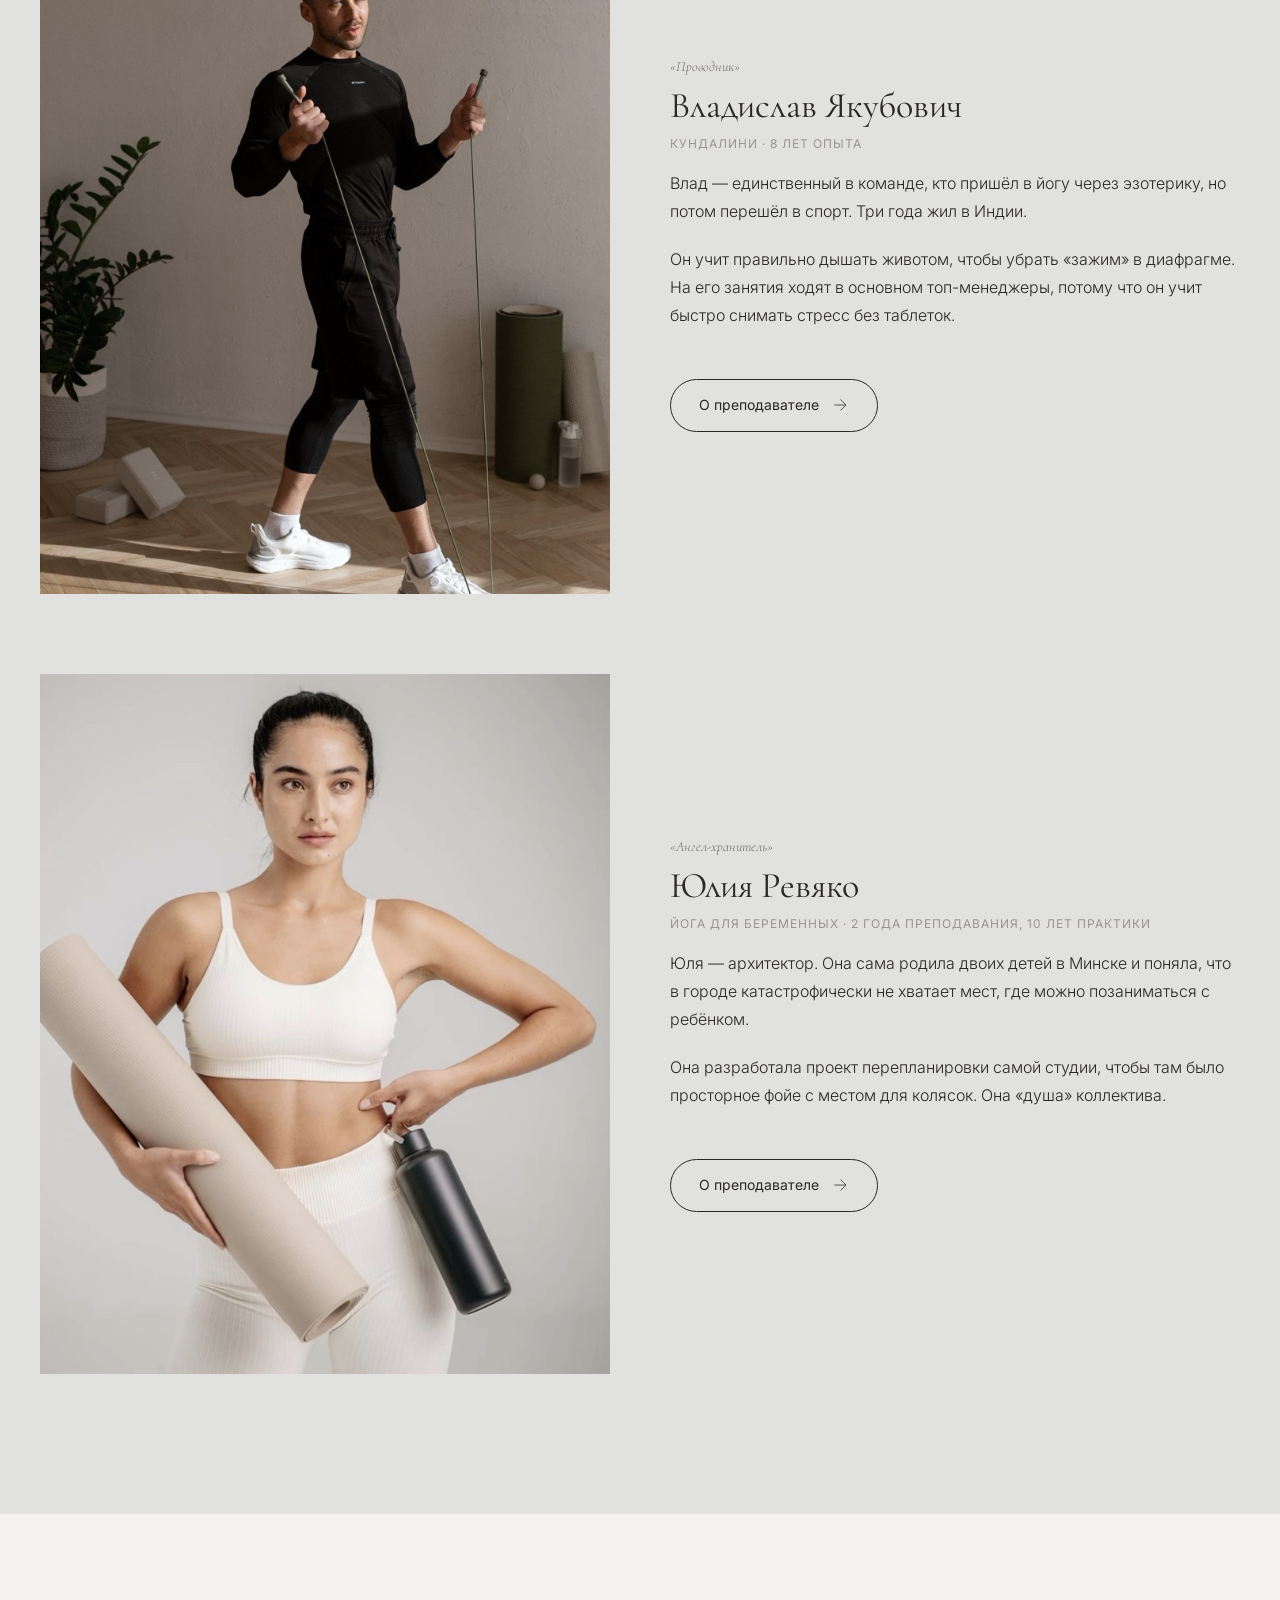
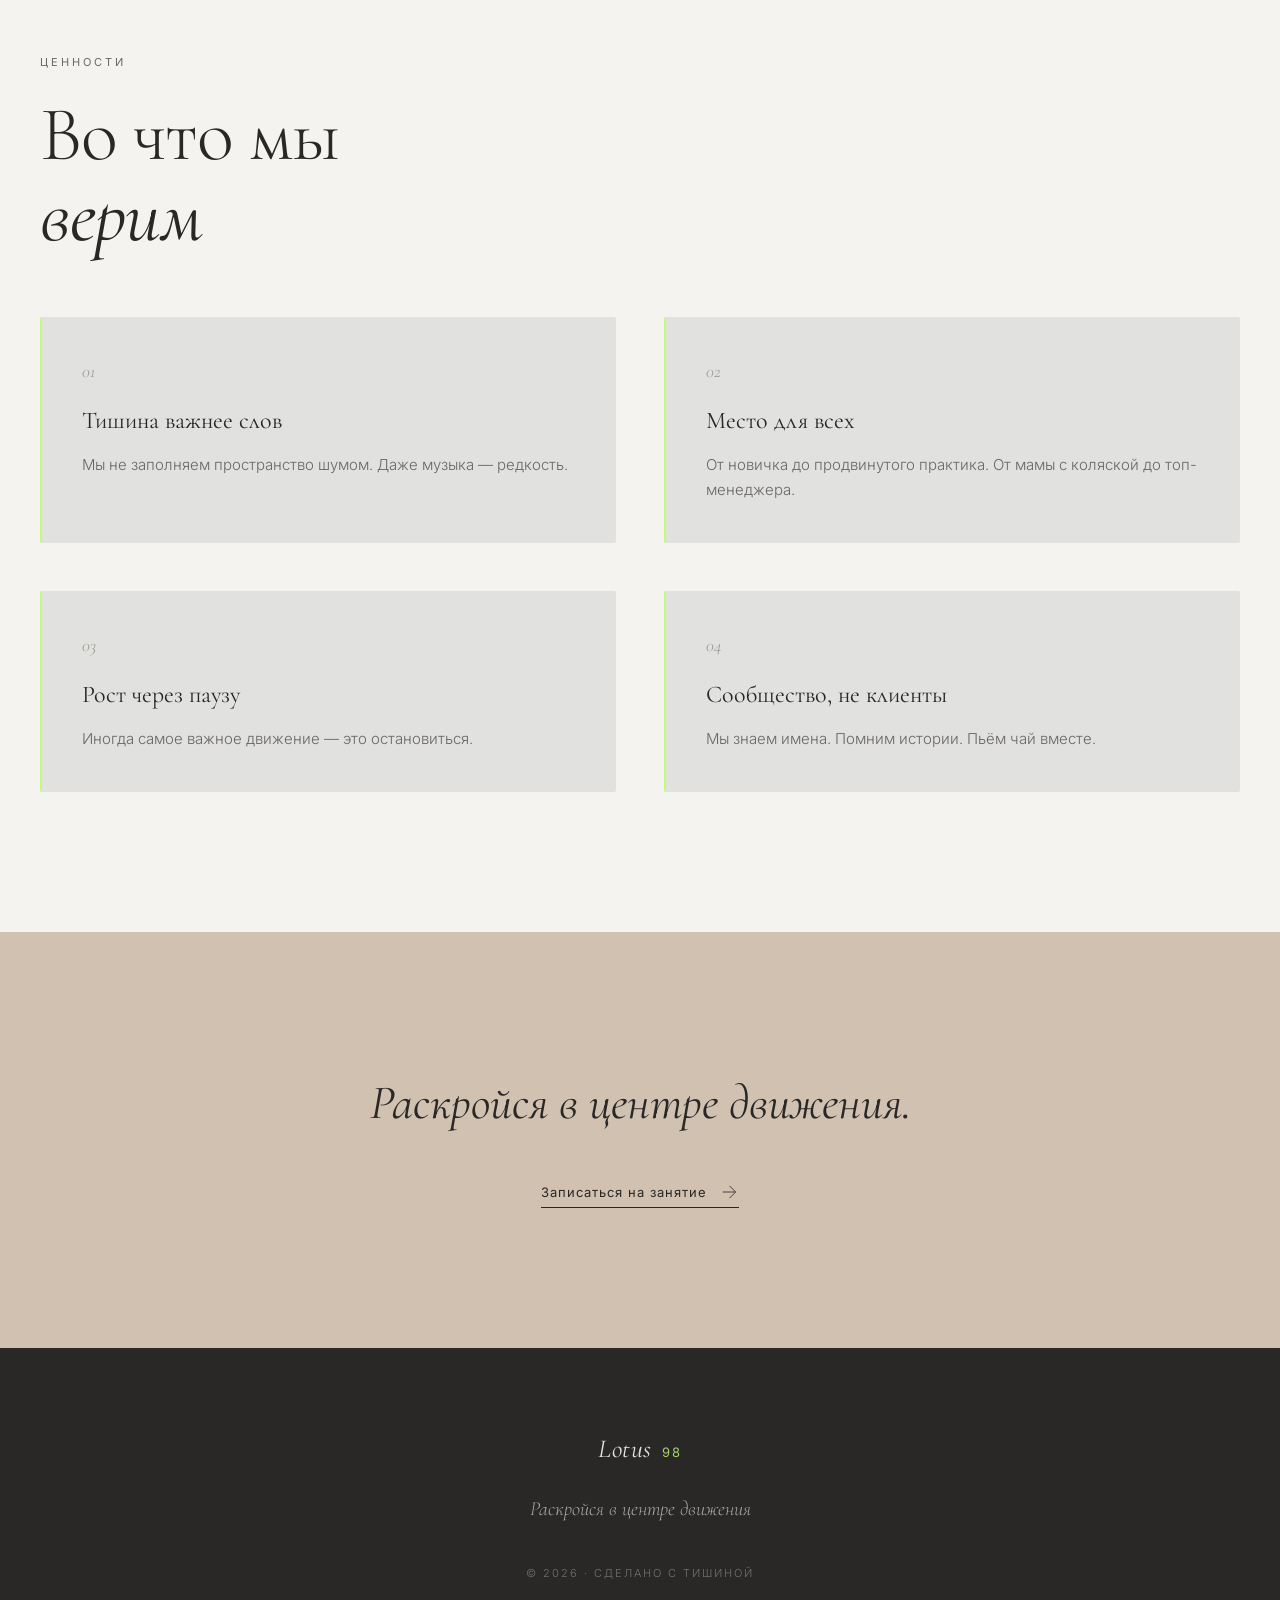
<file: about.html>
<!DOCTYPE html>
<html lang="ru">
<head>
  <meta charset="UTF-8" />
  <meta name="viewport" content="width=device-width, initial-scale=1.0" />
  <title>О студии — LOTUS 98</title>
  <link rel="preconnect" href="https://fonts.googleapis.com" />
  <link rel="preconnect" href="https://fonts.gstatic.com" crossorigin />
  <link href="https://fonts.googleapis.com/css2?family=Cormorant+Garamond:ital,wght@0,300;0,400;0,500;1,300;1,400&family=EB+Garamond:ital,wght@0,400;0,500;1,400&family=Inter:wght@300;400&display=swap" rel="stylesheet" />
  <link rel="stylesheet" href="css/style.css" />
  <link rel="stylesheet" href="css/about.css" />
</head>
<body>

  <!-- Навигация -->
  <nav class="nav">
    <a href="#" class="nav-logo">
      <span class="logo-word">Lotus</span>
      <span class="logo-num">98</span>
    </a>
    <ul class="nav-links">
        <li><a href="about.html">Философия</a></li>
        <li><a href="teachers.html">Преподаватели</a></li>
        <li><a href="schedule.html">Расписание</a></li>
        <li><a href="practice.html">Практики</a></li>
        <li><a href="#contact">Адрес</a></li>
    </ul>
    <a href="auth.html" class="nav-cta">Личный кабинет</a>
    <button class="nav-burger" aria-label="Меню">
      <span></span><span></span>
    </button>
  </nav>

  <!-- Мобильное меню -->
  <div class="mobile-menu">
    <button class="mobile-close">×</button>
    <ul>
      <li><a href="about.html">Философия</a></li>
      <li><a href="teachers.html">Преподаватели</a></li>
      <li><a href="schedule.html">Расписание</a></li>
      <li><a href="practice.html">Практики</a></li>
      <li><a href="#contact">Адрес</a></li>
    </ul>
  </div>

  <!-- Hero -->
  <section class="about-hero">
    <div class="about-hero-bg">
      <img src="img/dzen_01.jpg" alt="" />
    </div>
    <div class="about-hero-overlay"></div>
    <div class="about-hero-content">
      <p class="section-eyebrow reveal">О студии</p>
      <h1 class="about-hero-title reveal">
        История<br/>
        <em>одного места</em>
      </h1>
      <p class="about-hero-sub reveal">
        Как горящее окно на проспекте превратилось в островок тишины
      </p>
    </div>
  </section>

  <!-- История Дианы -->
  <section class="story-section">
    <div class="container">
      <div class="story-grid">
        <div class="story-text">
          <p class="section-eyebrow reveal">Начало</p>
          <h2 class="section-title reveal">
            Диана<br/>
            <em>Осипова</em>
          </h2>
          <p class="story-body reveal">
            Диана выросла в спальном районе Минска — Малиновке. Всё детство она наблюдала, как её мама, медсестра, приходит с работы «без ног». Усталость была фоном, нормой, чем-то, что не обсуждается.
          </p>
          <p class="story-body reveal">
            В двадцать два года Диана уехала в Китай преподавать русский язык. Случайно попала на йога-ретрит на крыше небоскрёба в Шанхае. Город внизу ревел — машины, сирены, гул миллионов. А люди наверху были абсолютно спокойны.
          </p>
          <p class="story-quote reveal">
            «Я впервые поняла, что тишина — это не отсутствие звука. Это присутствие себя.»
          </p>
          <p class="story-body reveal">
            Вернувшись в Минск, Диана работала продуктовым дизайнером в IT. Уютная должность, хороший доход, понятное будущее. Но внутри росло ощущение, что у белорусов нет «места для паузы» — между работой и домом, между шумом и сном.
          </p>
          <p class="story-body reveal">
            Однажды, возвращаясь с работы на такси, она проезжала по проспекту Победителей и увидела горящее окно на первом этаже дома 98/3. Витрина с вывеской «Аренда».
          </p>
          <p class="story-body reveal">
            Она вышла из такси. Позвонила риелтору в одиннадцать вечера. Сказала: <em>«Я беру»</em>.
          </p>
          <p class="story-body reveal">
            На следующий день написала заявление об увольнении. Расписала весь дизайн-проект на салфетке в кофейне «Старбакс» в Галилео. Превратила это место в островок зелени — без белых голых стен, только терракот, много фикусов и мягкий свет.
          </p>
        </div>
        <div class="story-visual">
          <div class="story-img reveal">
            <!-- <img src="img/dzen_01.jpg" alt="" /> -->
          </div>
          <div class="story-img reveal">
            <img src="img/dzen_02.jpg" alt="" />
          </div>
        </div>
      </div>
    </div>
  </section>

  <!-- Философия пространства -->
  <section class="space-section">
    <div class="container">
      <p class="section-eyebrow reveal">Пространство</p>
      <h2 class="section-title reveal">
        Философия<br/>
        <em>места</em>
      </h2>
      <div class="space-grid">
        <div class="space-item reveal">
          
          <h3>Зелёный уголок</h3>
          <p>Вместо стандартного ресепшена — кулер с травяным чаем из белорусских сборов: мята, зверобой, липа. И доска пожеланий на стене.</p>
        </div>
        <div class="space-item reveal">
          
          <h3>Живые растения</h3>
          <p>В зале стоят горшечные монстеры и фикусы. Полина, наш «ботаник», ставит учеников так, чтобы каждый видел живой лист.</p>
        </div>
        <div class="space-item reveal">
          
          <h3>Мягкий свет</h3>
          <p>Никаких ярких ламп. Только тёплый рассеянный свет — как в комнате, где хочется остаться подольше.</p>
        </div>
        <div class="space-item reveal">
          
          <h3>Просторное фойе</h3>
          <p>Юлия, наш архитектор, спроектировала фойе так, чтобы там всегда было место для коляски. Дети — часть студии.</p>
        </div>
      </div>
    </div>
  </section>

  <!-- Цитата -->
  <section class="quote-divider">
    <div class="container">
      <blockquote class="big-quote reveal">
        <em>Лотос раскрывается в грязи.</em><br/>
        В нашем случае «грязь» — это суета проспекта,<br/>
        пробки, шум офисов. А внутри — тишина.
      </blockquote>
    </div>
  </section>

  <!-- Преподаватели подробно -->
  <section class="teachers-detail">
    <div class="container">
      <p class="section-eyebrow reveal">Команда</p>
      <h2 class="section-title reveal">
        Семь <em>голосов</em><br/>
        одной студии
      </h2>
      <p class="section-sub reveal">
        Каждый преподаватель — это отдельная история, район Минска и путь к себе.
      </p>

      <div class="teachers-detail-list">
        <article class="teacher-detail-card reveal">
          <div class="teacher-detail-img">
            <img src="img/makarevich.jpg" alt="" />
          </div>
          <div class="teacher-detail-body">
            <p class="teacher-nickname">«Дыхание камня»</p>
            <h3>Игорь Макаревич</h3>
            <p class="teacher-style">Хатха-йога · 12 лет опыта</p>
            <p class="teacher-detail-desc">
              Игорь — коренной минчанин, живёт рядом с Немигой. Пять лет работал строителем на высоте — крановщиком. Однажды у него случилась паническая атака на высоте пятидесяти метров, и именно дыхание (пранаяма) спасло ему жизнь.
            </p>
            <p class="teacher-detail-desc">
              Теперь он учит «не бояться высоты» — как физической, так и жизненной. Его занятие всегда заканчивается пятиминутным «гулом» — пением мантры Ом в унисон.
            </p>
            <a href="teachers.html?teacher=igor" class="btn-secondary1">
            <span>О преподавателе</span>
            <svg width="18" height="18" viewBox="0 0 24 24" fill="none">
              <path d="M5 12h14M13 5l7 7-7 7" stroke="currentColor" stroke-width="1" stroke-linecap="round"/>
            </svg>
          </a>
          </div>


          
          <!-- <a  class="teacher-card-link reveal"></a> -->
        </article>

        <article class="teacher-detail-card reveal">
          <div class="teacher-detail-body">
            <p class="teacher-nickname">«Мама в ресурсе»</p>
            <h3>Анна Полещук</h3>
            <p class="teacher-style">Виньяса-флоу · 6 лет опыта</p>
            <p class="teacher-detail-desc">
              Анна — мама троих погодок. Живёт в Зелёном Луге и приезжает в студию на самокате. Её суперсила — делать сложные последовательности так, чтобы они были под силу женщинам, у которых «отваливаются руки» после работы и дома.
            </p>
            <p class="teacher-detail-desc">
              Она всегда держит в студии сладкий чай для новичков.
            </p>
            <a href="teachers.html?teacher=anna" class="btn-secondary1">
            <span>О преподавателе</span>
            <svg width="18" height="18" viewBox="0 0 24 24" fill="none">
              <path d="M5 12h14M13 5l7 7-7 7" stroke="currentColor" stroke-width="1" stroke-linecap="round"/>
            </svg>
          </a>
          </div>
          <div class="teacher-detail-img">
            <img src="img/poleshyk.JPG" alt="" />
          </div>
        </article>

        <article class="teacher-detail-card reveal">
          <div class="teacher-detail-img">
            <img src="img/koval.JPG" alt="" />
          </div>
          <div class="teacher-detail-body">
            <p class="teacher-nickname">«Звукорежиссёр тела»</p>
            <h3>Денис Коваль</h3>
            <p class="teacher-style">Йога-нидра · 4 года опыта</p>
            <p class="teacher-detail-desc">
              Денис по образованию звукорежиссёр, работал на «Белтелерадио». Он потерял слух на одно ухо в тридцать лет — и чтобы «слышать» вибрации, ушёл в йогу.
            </p>
            <p class="teacher-detail-desc">
              Он не использует музыку на своих занятиях — только собственный шёпот, шум дождя и тишина. Его занятия самые популярные в пятницу вечером: люди приходят просто «перезагрузить голову».
            </p>
            <a href="teachers.html?teacher=denis" class="btn-secondary1">
            <span>О преподавателе</span>
            <svg width="18" height="18" viewBox="0 0 24 24" fill="none">
              <path d="M5 12h14M13 5l7 7-7 7" stroke="currentColor" stroke-width="1" stroke-linecap="round"/>
            </svg>
          </a>
          </div>
        </article>

        <article class="teacher-detail-card reveal">
          <div class="teacher-detail-body">
            <p class="teacher-nickname">«Девушка с характером»</p>
            <h3>Света Корзун</h3>
            <p class="teacher-style">Аштанга-йога · стретчинг · 5 лет опыта</p>
            <p class="teacher-detail-desc">
              Света работала в МЧС диспетчером. Она привыкла к чётким командам. Поэтому её уроки структурные: никакой воды, только чёткие выравнивания и силовая работа.
            </p>
            <p class="teacher-detail-desc">
              Она живёт на проспекте Победителей, видит студию из своего окна. Говорит: «Я пришла сюда на первое занятие просто потому, что было скучно, а теперь это моя жизнь».
            </p>
            <a href="teachers.html?teacher=sveta" class="btn-secondary1">
            <span>О преподавателе</span>
            <svg width="18" height="18" viewBox="0 0 24 24" fill="none">
              <path d="M5 12h14M13 5l7 7-7 7" stroke="currentColor" stroke-width="1" stroke-linecap="round"/>
            </svg>
          </a>
          </div>
          <div class="teacher-detail-img">
            <img src="img/korzyn.jpg" alt="" />
          </div>
        </article>

        <article class="teacher-detail-card reveal">
          <div class="teacher-detail-img">
            <img src="img/grib.JPG" alt="" />
          </div>
          <div class="teacher-detail-body">
            <p class="teacher-nickname">«Ботаник»</p>
            <h3>Полина Гриб</h3>
            <p class="teacher-style">Хатха · цигун · 3 года опыта</p>
            <p class="teacher-detail-desc">
              Полина — агроном по образованию, работала в Ботаническом саду Минска. Она привнесла в студию концепцию «Практика у растений» — в зале стоят горшечные монстеры и фикусы, и она ставит учеников так, чтобы каждый видел живой лист.
            </p>
            <p class="teacher-detail-desc">
              Она лечит энергией движения через ассоциации: «Тянись, как этот росток».
            </p>
            <a href="teachers.html?teacher=polina" class="btn-secondary1">
            <span>О преподавателе</span>
            <svg width="18" height="18" viewBox="0 0 24 24" fill="none">
              <path d="M5 12h14M13 5l7 7-7 7" stroke="currentColor" stroke-width="1" stroke-linecap="round"/>
            </svg>
          </a>
          </div>
        </article>

        <article class="teacher-detail-card reveal">
          <div class="teacher-detail-body">
            <p class="teacher-nickname">«Проводник»</p>
            <h3>Владислав Якубович</h3>
            <p class="teacher-style">Кундалини · 8 лет опыта</p>
            <p class="teacher-detail-desc">
              Влад — единственный в команде, кто пришёл в йогу через эзотерику, но потом перешёл в спорт. Три года жил в Индии.
            </p>
            <p class="teacher-detail-desc">
              Он учит правильно дышать животом, чтобы убрать «зажим» в диафрагме. На его занятия ходят в основном топ-менеджеры, потому что он учит быстро снимать стресс без таблеток.
            </p>
            <a href="teachers.html?teacher=vlad" class="btn-secondary1">
            <span>О преподавателе</span>
            <svg width="18" height="18" viewBox="0 0 24 24" fill="none">
              <path d="M5 12h14M13 5l7 7-7 7" stroke="currentColor" stroke-width="1" stroke-linecap="round"/>
            </svg>
          </a>
          </div>
          <div class="teacher-detail-img">
            <img src="img/yakubovich.jpg" alt="" />
          </div>
        </article>

        <article class="teacher-detail-card reveal">
          <div class="teacher-detail-img">
            <img src="img/revako.jpg" alt="" />
          </div>
          <div class="teacher-detail-body">
            <p class="teacher-nickname">«Ангел-хранитель»</p>
            <h3>Юлия Ревяко</h3>
            <p class="teacher-style">Йога для беременных · 2 года преподавания, 10 лет практики</p>
            <p class="teacher-detail-desc">
              Юля — архитектор. Она сама родила двоих детей в Минске и поняла, что в городе катастрофически не хватает мест, где можно позаниматься с ребёнком.
            </p>
            <p class="teacher-detail-desc">
              Она разработала проект перепланировки самой студии, чтобы там было просторное фойе с местом для колясок. Она «душа» коллектива.
            </p>
            <a href="teachers.html?teacher=yulia" class="btn-secondary1">
            <span>О преподавателе</span>
            <svg width="18" height="18" viewBox="0 0 24 24" fill="none">
              <path d="M5 12h14M13 5l7 7-7 7" stroke="currentColor" stroke-width="1" stroke-linecap="round"/>
            </svg>
          </a>
          </div>
        </article>
      </div>
    </div>
  </section>

  <!-- Ценности -->
  <section class="values-section">
    <div class="container">
      <p class="section-eyebrow reveal">Ценности</p>
      <h2 class="section-title reveal">
        Во что мы<br/>
        <em>верим</em>
      </h2>
      <div class="values-grid">
        <div class="value-item reveal">
          <span class="value-num">01</span>
          <h3>Тишина важнее слов</h3>
          <p>Мы не заполняем пространство шумом. Даже музыка — редкость.</p>
        </div>
        <div class="value-item reveal">
          <span class="value-num">02</span>
          <h3>Место для всех</h3>
          <p>От новичка до продвинутого практика. От мамы с коляской до топ-менеджера.</p>
        </div>
        <div class="value-item reveal">
          <span class="value-num">03</span>
          <h3>Рост через паузу</h3>
          <p>Иногда самое важное движение — это остановиться.</p>
        </div>
        <div class="value-item reveal">
          <span class="value-num">04</span>
          <h3>Сообщество, не клиенты</h3>
          <p>Мы знаем имена. Помним истории. Пьём чай вместе.</p>
        </div>
      </div>
    </div>
  </section>

  <!-- Финальная цитата -->
  <section class="final-quote">
    <div class="container">
      <blockquote class="big-quote reveal">
        <em>Раскройся в центре движения.</em>
      </blockquote>
      <a href="schedule.html" class="final-cta reveal">
        <span>Записаться на занятие</span>
        <svg width="20" height="20" viewBox="0 0 24 24" fill="none">
          <path d="M5 12h14M13 5l7 7-7 7" stroke="currentColor" stroke-width="1" stroke-linecap="round"/>
        </svg>
      </a>
    </div>
  </section>

  <!-- Футер -->
  <footer class="footer">
    <div class="container">
      <div class="footer-inner">
        <a href="index.html" class="footer-logo">
          <span class="logo-word">Lotus</span>
          <span class="logo-num">98</span>
        </a>
        <p class="footer-tagline">Раскройся в центре движения</p>
        <p class="footer-copy">© 2026 · Сделано с тишиной</p>
      </div>
    </div>
  </footer>

  <script src="js/script.js"></script>
</body>
</html>
</file>
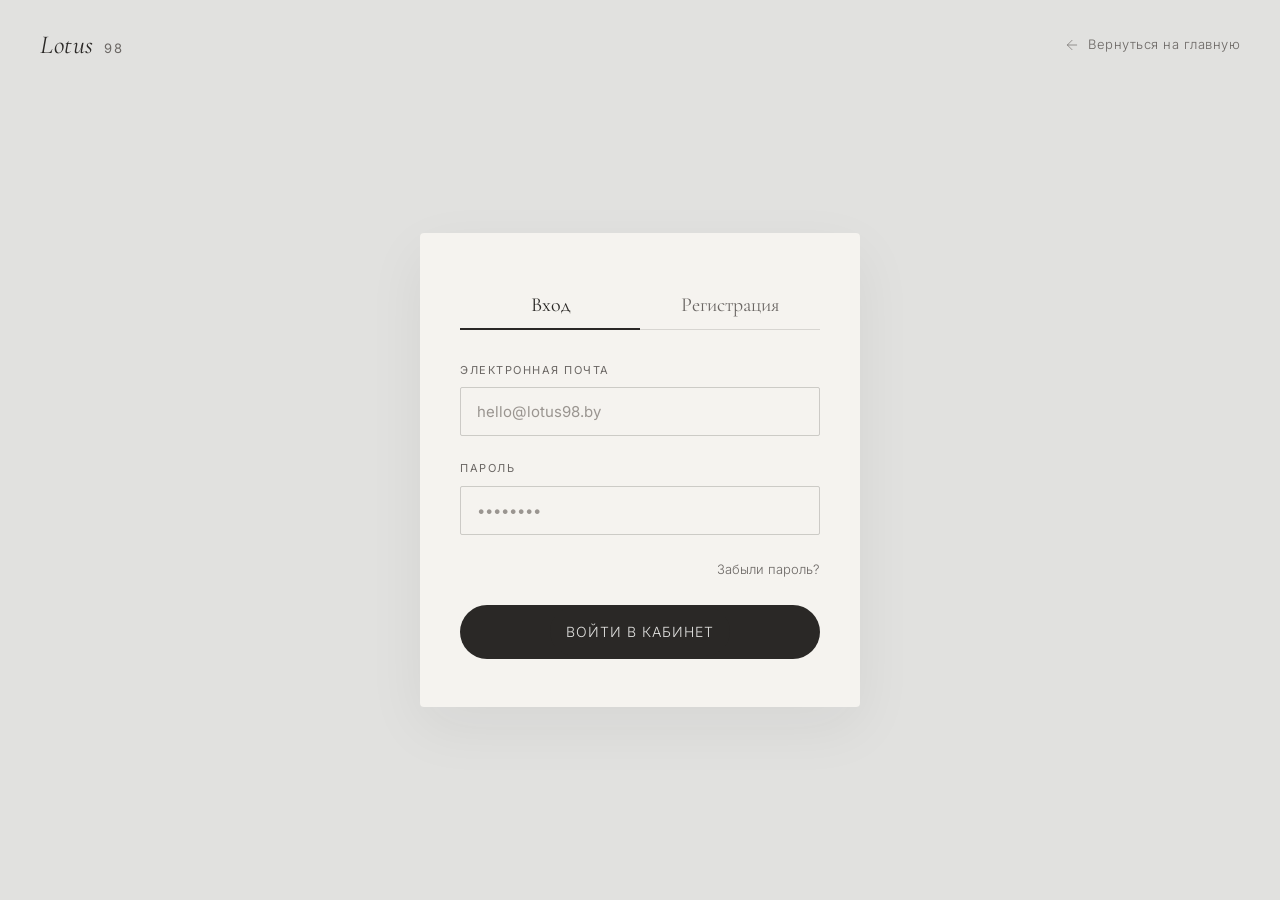
<file: auth.html>
<!DOCTYPE html>
<html lang="ru">
<head>
  <meta charset="UTF-8" />
  <meta name="viewport" content="width=device-width, initial-scale=1.0" />
  <title>Вход или Регистрация · LOTUS 98</title>
  <link rel="preconnect" href="https://fonts.googleapis.com" />
  <link rel="preconnect" href="https://fonts.gstatic.com" crossorigin />
  <link href="https://fonts.googleapis.com/css2?family=Cormorant+Garamond:ital,wght@0,300;0,400;0,500;1,300;1,400&family=EB+Garamond:ital,wght@0,400;0,500;1,400&family=Inter:wght@300;400&display=swap" rel="stylesheet" />
  <link rel="stylesheet" href="css/style.css" />
</head>
<body>

  <!-- Упрощенная навигация для страницы входа -->
  <nav class="nav auth-nav">
    <a href="index.html" class="nav-logo">
      <span class="logo-word">Lotus</span>
      <span class="logo-num">98</span>
    </a>
    <a href="index.html" class="back-link">
      <svg width="16" height="16" viewBox="0 0 24 24" fill="none">
        <path d="M19 12H5M12 19l-7-7 7-7" stroke="currentColor" stroke-width="1" stroke-linecap="round"/>
      </svg>
      <span>Вернуться на главную</span>
    </a>
  </nav>

  <!-- Основной блок авторизации -->
  <section class="auth-section">
    <div class="auth-card reveal">
      
      <!-- Переключатели -->
      <div class="auth-tabs">
        <button class="auth-tab active" data-target="login-form">Вход</button>
        <button class="auth-tab" data-target="register-form">Регистрация</button>
      </div>

      <!-- Форма Входа -->
      <form id="login-form" class="auth-form active">
        <div class="form-group">
          <label for="login-email">Электронная почта</label>
          <input type="email" id="login-email" class="form-input" placeholder="hello@lotus98.by" required />
        </div>
        <div class="form-group">
          <label for="login-password">Пароль</label>
          <input type="password" id="login-password" class="form-input" placeholder="••••••••" required />
        </div>
        <div class="form-footer">
          <a href="#" class="forgot-password">Забыли пароль?</a>
        </div>

        <div class="auth-btn">
        <a href="dashboard.html" class="auth-btn" type="submit">
            <span>Войти в кабинет</span>
          </a>
        </div>
      </form>

            <!-- Форма Регистрации -->
      <form id="register-form" class="auth-form" action="/register" method="POST">
        <div class="form-group">
          <label for="reg-login">Логин</label>
          <input type="text" id="reg-login" name="login" class="form-input" placeholder="Придумайте логин" required autocomplete="username" />
        </div>
        
        <div class="form-group">
          <label for="reg-name">Ваше имя</label>
          <input type="text" id="reg-name" name="name" class="form-input" placeholder="Диана" required autocomplete="name" />
        </div>
        
        <div class="form-group">
          <label for="reg-phone">Номер телефона</label>
          <input type="tel" id="reg-phone" name="phone" class="form-input" placeholder="+375 (29) 123-45-67" required autocomplete="tel" />
        </div>
        
        <div class="form-group">
          <label for="reg-password">Пароль</label>
          <input type="password" id="reg-password" name="password" class="form-input" placeholder="Минимум 8 символов" required autocomplete="new-password" />
        </div>

        <div class="auth-btn">
        <a href="dashboard.html" class="auth-btn" type="submit">
            <span>Создать аккаунт</span>
          </a>
        </div>
      
        
        <p class="auth-disclaimer">
          Нажимая кнопку, вы соглашаетесь с <a href="#">политикой конфиденциальности</a> студии.
        </p>
      </form>

    </div>
  </section>

  <!-- Подключаем тот же скрипт -->
  <script src="js/script.js"></script>
</body>
</html>
</file>
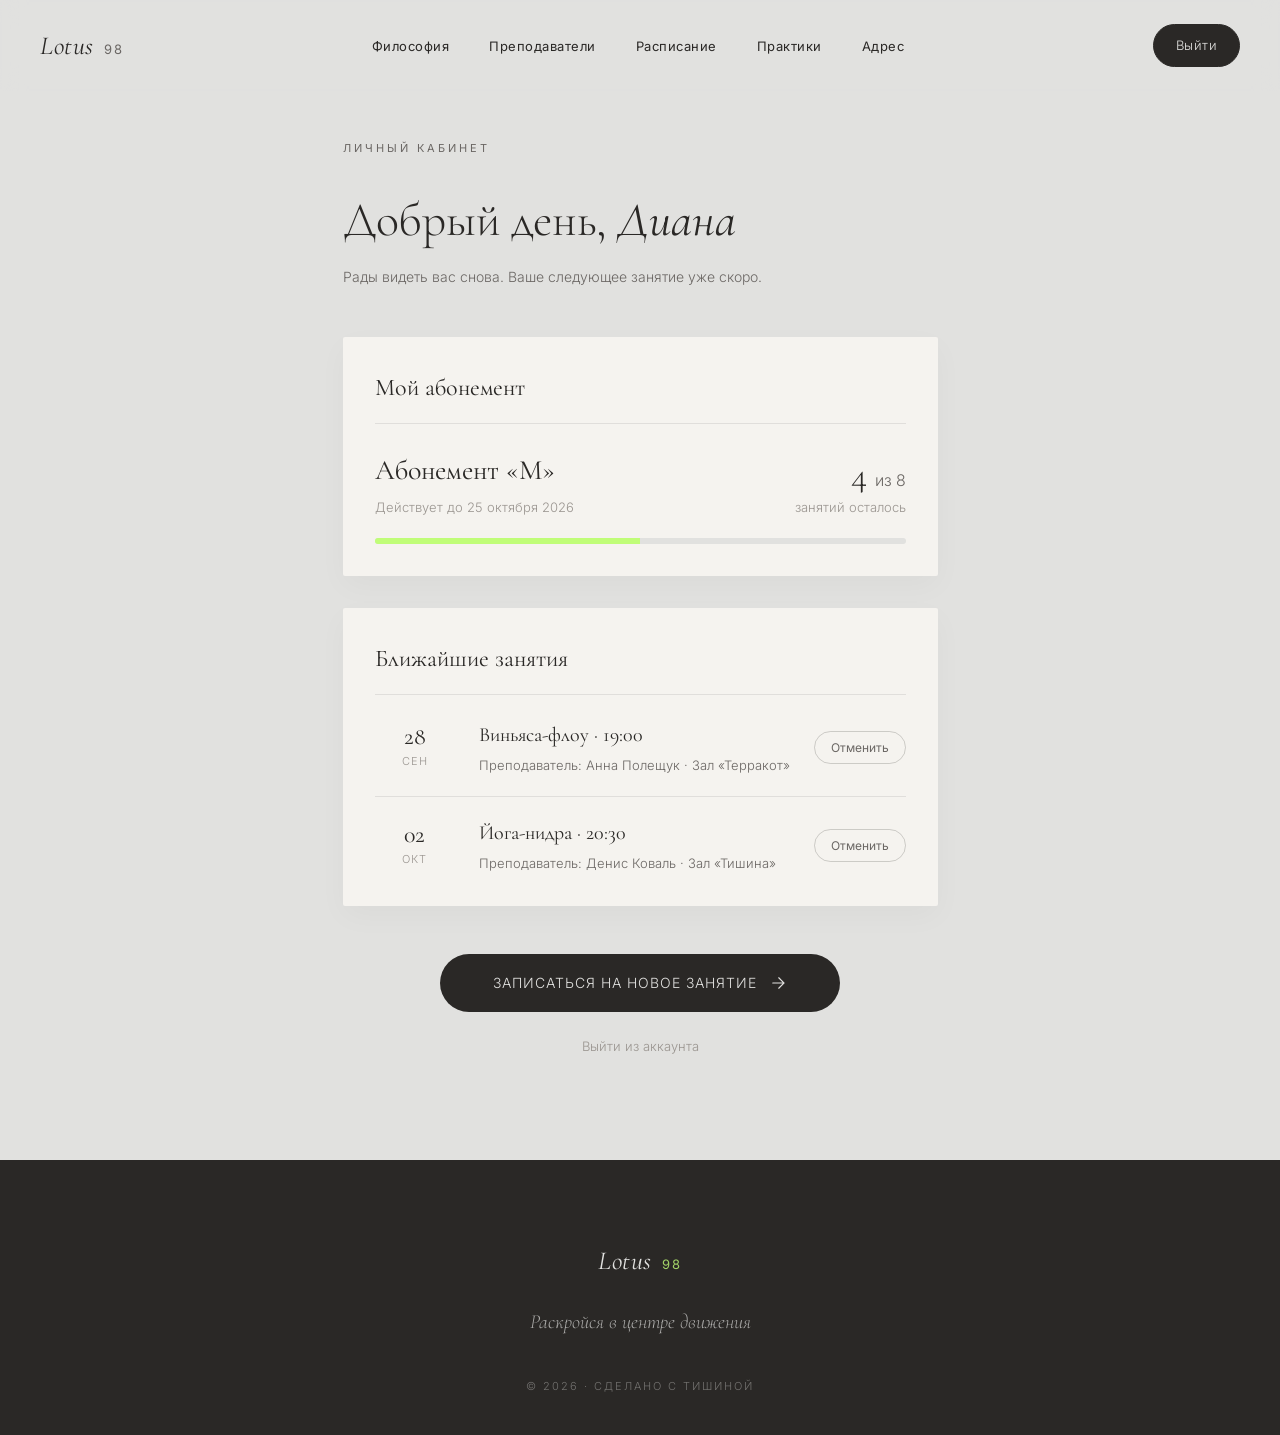
<file: dashboard.html>
<!DOCTYPE html>
<html lang="ru">
<head>
  <meta charset="UTF-8" />
  <meta name="viewport" content="width=device-width, initial-scale=1.0" />
  <title>Личный кабинет · LOTUS 98</title>
  <link rel="preconnect" href="https://fonts.googleapis.com" />
  <link rel="preconnect" href="https://fonts.gstatic.com" crossorigin />
  <link href="https://fonts.googleapis.com/css2?family=Cormorant+Garamond:ital,wght@0,300;0,400;0,500;1,300;1,400&family=EB+Garamond:ital,wght@0,400;0,500;1,400&family=Inter:wght@300;400;500&display=swap" rel="stylesheet" />
  <link rel="stylesheet" href="css/style.css" />
  
  <style>
    /* ===== Стили личного кабинета ===== */
    /* .dashboard-section {
      padding: 140px 0 100px;
      background: var(--bg);
      min-height: 100vh;
    } */
     .dashboard-section {
  padding: 140px 0 100px;
  background: var(--bg);
  min-height: 100vh;
  display: flex;
  flex-direction: column;
  align-items: center; /* горизонтальное центрирование детей */
}

    .dashboard-header {
      margin-bottom: 48px;
    }

    .dashboard-greeting {
      font-family: var(--font-serif);
      font-size: clamp(32px, 5vw, 48px);
      font-weight: 300;
      color: var(--ink);
      margin-bottom: 8px;
    }

    .dashboard-greeting em {
      font-style: italic;
    }

    .dashboard-subtitle {
      font-size: 14px;
      color: var(--ink-soft);
      font-weight: 300;
    }

    .dashboard-grid {
      display: grid;
      grid-template-columns: 1fr;
      gap: 32px;
      max-width: 800px;
    }

    .dashboard-card {
      background: var(--paper);
      border-radius: var(--radius);
      padding: 32px;
      box-shadow: 0 10px 30px rgba(42, 40, 38, 0.03);
    }

    .card-title {
      font-family: var(--font-serif);
      font-size: 24px;
      font-weight: 400;
      color: var(--ink);
      margin-bottom: 24px;
      padding-bottom: 16px;
      border-bottom: 1px solid rgba(42, 40, 38, 0.1);
    }

    /* Абонемент */
    .subscription-info {
      display: flex;
      justify-content: space-between;
      align-items: flex-end;
      margin-bottom: 20px;
    }

    .sub-name {
      font-family: var(--font-serif);
      font-size: 28px;
      font-weight: 400;
      color: var(--ink);
    }

    .sub-remaining {
      text-align: right;
    }

    .sub-count {
      font-family: var(--font-serif);
      font-size: 36px;
      font-weight: 300;
      color: var(--ink);
      line-height: 1;
    }

    .sub-count span {
      font-size: 16px;
      color: var(--ink-soft);
      font-family: var(--font-sans);
    }

    .sub-validity {
      font-size: 13px;
      color: var(--ink-faint);
      margin-top: 4px;
    }

    .progress-bar {
      width: 100%;
      height: 6px;
      background: var(--bg);
      border-radius: 100px;
      overflow: hidden;
    }

    .progress-fill {
      height: 100%;
      background: var(--accent); /* Акцентный салатовый #C0FD78 */
      width: 50%; /* Динамически меняется через JS или inline */
      transition: width 0.6s ease;
    }

    /* Ближайшие занятия */
    .upcoming-list {
      display: flex;
      flex-direction: column;
    }

    .upcoming-item {
      display: grid;
      grid-template-columns: 80px 1fr auto;
      gap: 24px;
      align-items: center;
      padding: 20px 0;
      border-bottom: 1px solid rgba(42, 40, 38, 0.1);
    }

    .upcoming-item:last-child {
      border-bottom: none;
      padding-bottom: 0;
    }

    .upcoming-item:first-child {
      padding-top: 0;
    }

    .class-date {
      text-align: center;
    }

    .class-day {
      font-family: var(--font-serif);
      font-size: 24px;
      font-weight: 400;
      color: var(--ink);
      line-height: 1;
    }

    .class-month {
      font-size: 11px;
      text-transform: uppercase;
      letter-spacing: 1px;
      color: var(--ink-faint);
      margin-top: 4px;
    }

    .class-details h4 {
      font-family: var(--font-serif);
      font-size: 20px;
      font-weight: 400;
      color: var(--ink);
      margin-bottom: 4px;
    }

    .class-details p {
      font-size: 13px;
      color: var(--ink-soft);
      font-weight: 300;
    }

    .btn-cancel {
      background: transparent;
      border: 1px solid rgba(42, 40, 38, 0.2);
      color: var(--ink-soft);
      padding: 8px 16px;
      border-radius: 100px;
      font-size: 12px;
      font-family: var(--font-sans);
      cursor: pointer;
      transition: all 0.3s ease;
    }

    .btn-cancel:hover {
      border-color: var(--ink);
      color: var(--ink);
      background: rgba(42, 40, 38, 0.05);
    }

    /* Действия */
    .dashboard-actions {
      margin-top: 16px;
      display: flex;
      flex-direction: column;
      align-items: center;
      gap: 24px;
    }

    .btn-primary {
      display: inline-flex;
      align-items: center;
      justify-content: center;
      gap: 12px;
      background: var(--ink);
      color: var(--bg);
      border: none;
      padding: 18px 40px;
      border-radius: 100px;
      font-family: var(--font-sans);
      font-size: 14px;
      letter-spacing: 1px;
      text-transform: uppercase;
      text-decoration: none;
      cursor: pointer;
      transition: all 0.4s ease;
      width: 100%;
      max-width: 400px;
    }

    .btn-primary:hover {
      background: var(--ink-soft);
      transform: translateY(-2px);
      box-shadow: 0 10px 20px rgba(42, 40, 38, 0.1);
    }

    .logout-link {
      font-size: 13px;
      color: var(--ink-faint);
      text-decoration: none;
      border-bottom: 1px solid transparent;
      transition: all 0.3s ease;
      padding-bottom: 2px;
    }

    .logout-link:hover {
      color: var(--ink);
      border-color: var(--ink);
    }

    /* Адаптив */
    @media (max-width: 600px) {
      .dashboard-section {
        padding: 100px 0 60px;
      }

      .dashboard-card {
        padding: 24px;
      }

      .upcoming-item {
        grid-template-columns: 60px 1fr;
        gap: 16px;
      }

      .btn-cancel {
        grid-column: 2;
        justify-self: start;
        margin-top: 8px;
      }

      .subscription-info {
        flex-direction: column;
        align-items: flex-start;
        gap: 16px;
      }

      .sub-remaining {
        text-align: left;
      }
    }
  </style>
</head>
<body>

  <!-- Навигация -->
  <nav class="nav">
    <a href="index.html" class="nav-logo">
      <span class="logo-word">Lotus</span>
      <span class="logo-num">98</span>
    </a>
    <ul class="nav-links">
        <li><a href="about.html">Философия</a></li>
        <li><a href="teachers.html">Преподаватели</a></li>
        <li><a href="schedule.html">Расписание</a></li>
        <li><a href="practice.html">Практики</a></li>
        <li><a href="index.html#contact">Адрес</a></li>
    </ul>
    <!-- Кнопка профиля выделена как активная -->
    <a href="auth.html" class="nav-cta" style="background: var(--ink); color: var(--bg);">Выйти</a>
    <button class="nav-burger" aria-label="Меню">
      <span></span><span></span>
    </button>
  </nav>

  <!-- Мобильное меню -->
  <div class="mobile-menu">
    <button class="mobile-close">×</button>
    <ul>
      <li><a href="about.html">Философия</a></li>
      <li><a href="teachers.html">Преподаватели</a></li>
      <li><a href="schedule.html">Расписание</a></li>
      <li><a href="practice.html">Практики</a></li>
      <li><a href="index.html#contact">Адрес</a></li>
    </ul>
  </div>

  <!-- Основной контент личного кабинета -->
  <main class="dashboard-section">
    <div class="container">
      
      <div class="dashboard-header reveal">
        <p class="section-eyebrow">Личный кабинет</p>
        <h1 class="dashboard-greeting">Добрый день, <em>Диана</em></h1>
        <p class="dashboard-subtitle">Рады видеть вас снова. Ваше следующее занятие уже скоро.</p>
      </div>

      <div class="dashboard-grid">
        
        <!-- Карточка абонемента -->
        <div class="dashboard-card reveal">
          <h2 class="card-title">Мой абонемент</h2>
          <div class="subscription-info">
            <div>
              <div class="sub-name">Абонемент «M»</div>
              <div class="sub-validity">Действует до 25 октября 2026</div>
            </div>
            <div class="sub-remaining">
              <div class="sub-count">4 <span>из 8</span></div>
              <div class="sub-validity">занятий осталось</div>
            </div>
          </div>
          <div class="progress-bar">
            <div class="progress-fill" style="width: 50%;"></div>
          </div>
        </div>

        <!-- Карточка ближайших занятий -->
        <div class="dashboard-card reveal">
          <h2 class="card-title">Ближайшие занятия</h2>
          <div class="upcoming-list">
            
            <div class="upcoming-item">
              <div class="class-date">
                <div class="class-day">28</div>
                <div class="class-month">Сен</div>
              </div>
              <div class="class-details">
                <h4>Виньяса-флоу · 19:00</h4>
                <p>Преподаватель: Анна Полещук · Зал «Терракот»</p>
              </div>
              <button class="btn-cancel" onclick="alert('Здесь будет логика отмены записи')">Отменить</button>
            </div>

            <div class="upcoming-item">
              <div class="class-date">
                <div class="class-day">02</div>
                <div class="class-month">Окт</div>
              </div>
              <div class="class-details">
                <h4>Йога-нидра · 20:30</h4>
                <p>Преподаватель: Денис Коваль · Зал «Тишина»</p>
              </div>
              <button class="btn-cancel" onclick="alert('Здесь будет логика отмены записи')">Отменить</button>
            </div>

          </div>
        </div>

        <!-- Блок действий -->
        <div class="dashboard-actions reveal">
          <a href="schedule.html" class="btn-primary">
            <span>Записаться на новое занятие</span>
            <svg width="18" height="18" viewBox="0 0 24 24" fill="none">
              <path d="M5 12h14M13 5l7 7-7 7" stroke="currentColor" stroke-width="1.5" stroke-linecap="round"/>
            </svg>
          </a>
          <a href="index.html" class="logout-link">Выйти из аккаунта</a>
        </div>

      </div>
    </div>
  </main>

  <!-- Футер -->
  <footer class="footer">
    <div class="container">
      <div class="footer-inner">
        <a href="index.html" class="footer-logo">
          <span class="logo-word">Lotus</span>
          <span class="logo-num">98</span>
        </a>
        <p class="footer-tagline">Раскройся в центре движения</p>
        <p class="footer-copy">© 2026 · Сделано с тишиной</p>
      </div>
    </div>
  </footer>

  <script src="js/script.js"></script>
  <script>
    // Простой скрипт для анимации появления (если он не подключен глобально)
    document.addEventListener('DOMContentLoaded', () => {
      const reveals = document.querySelectorAll('.reveal');
      const revealOnScroll = () => {
        reveals.forEach(el => {
          const windowHeight = window.innerHeight;
          const elementTop = el.getBoundingClientRect().top;
          if (elementTop < windowHeight - 50) {
            el.classList.add('visible');
          }
        });
      };
      window.addEventListener('scroll', revealOnScroll);
      revealOnScroll(); // Запуск при загрузке
    });
  </script>
</body>
</html>
</file>
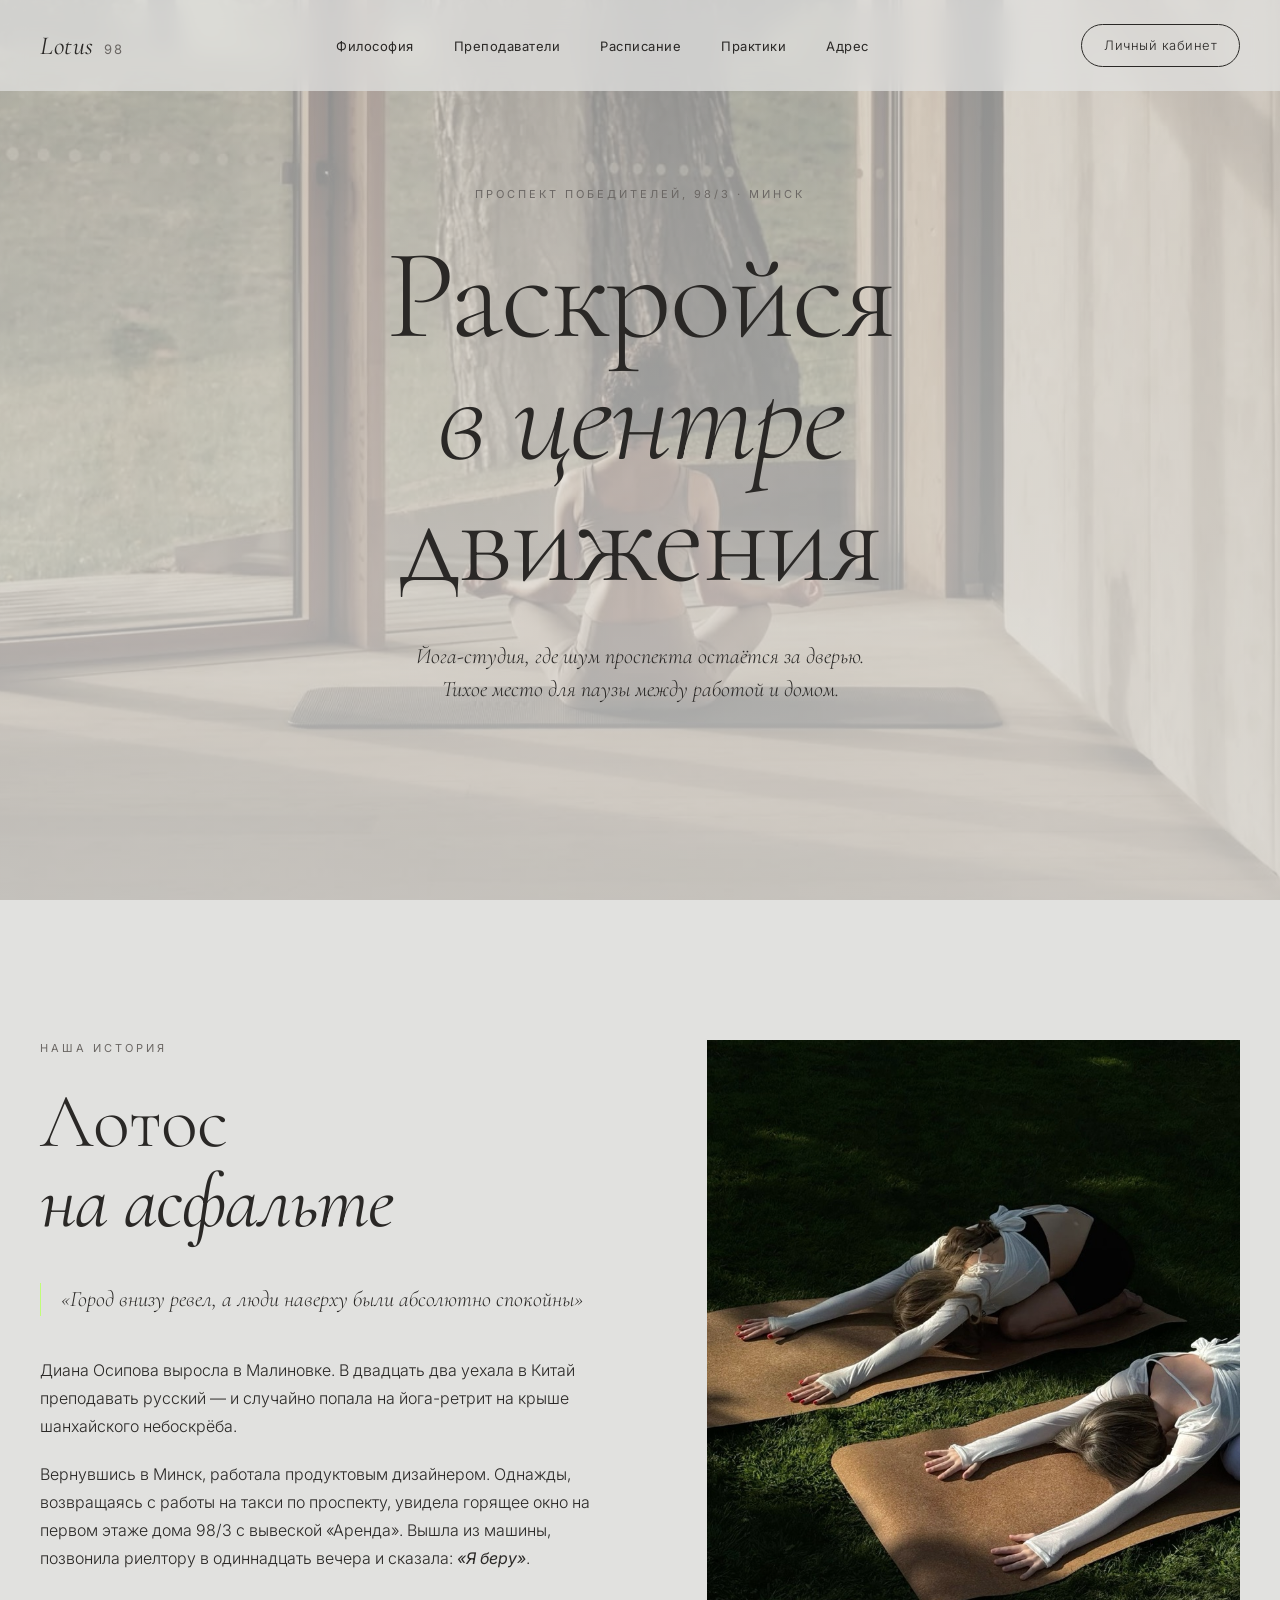
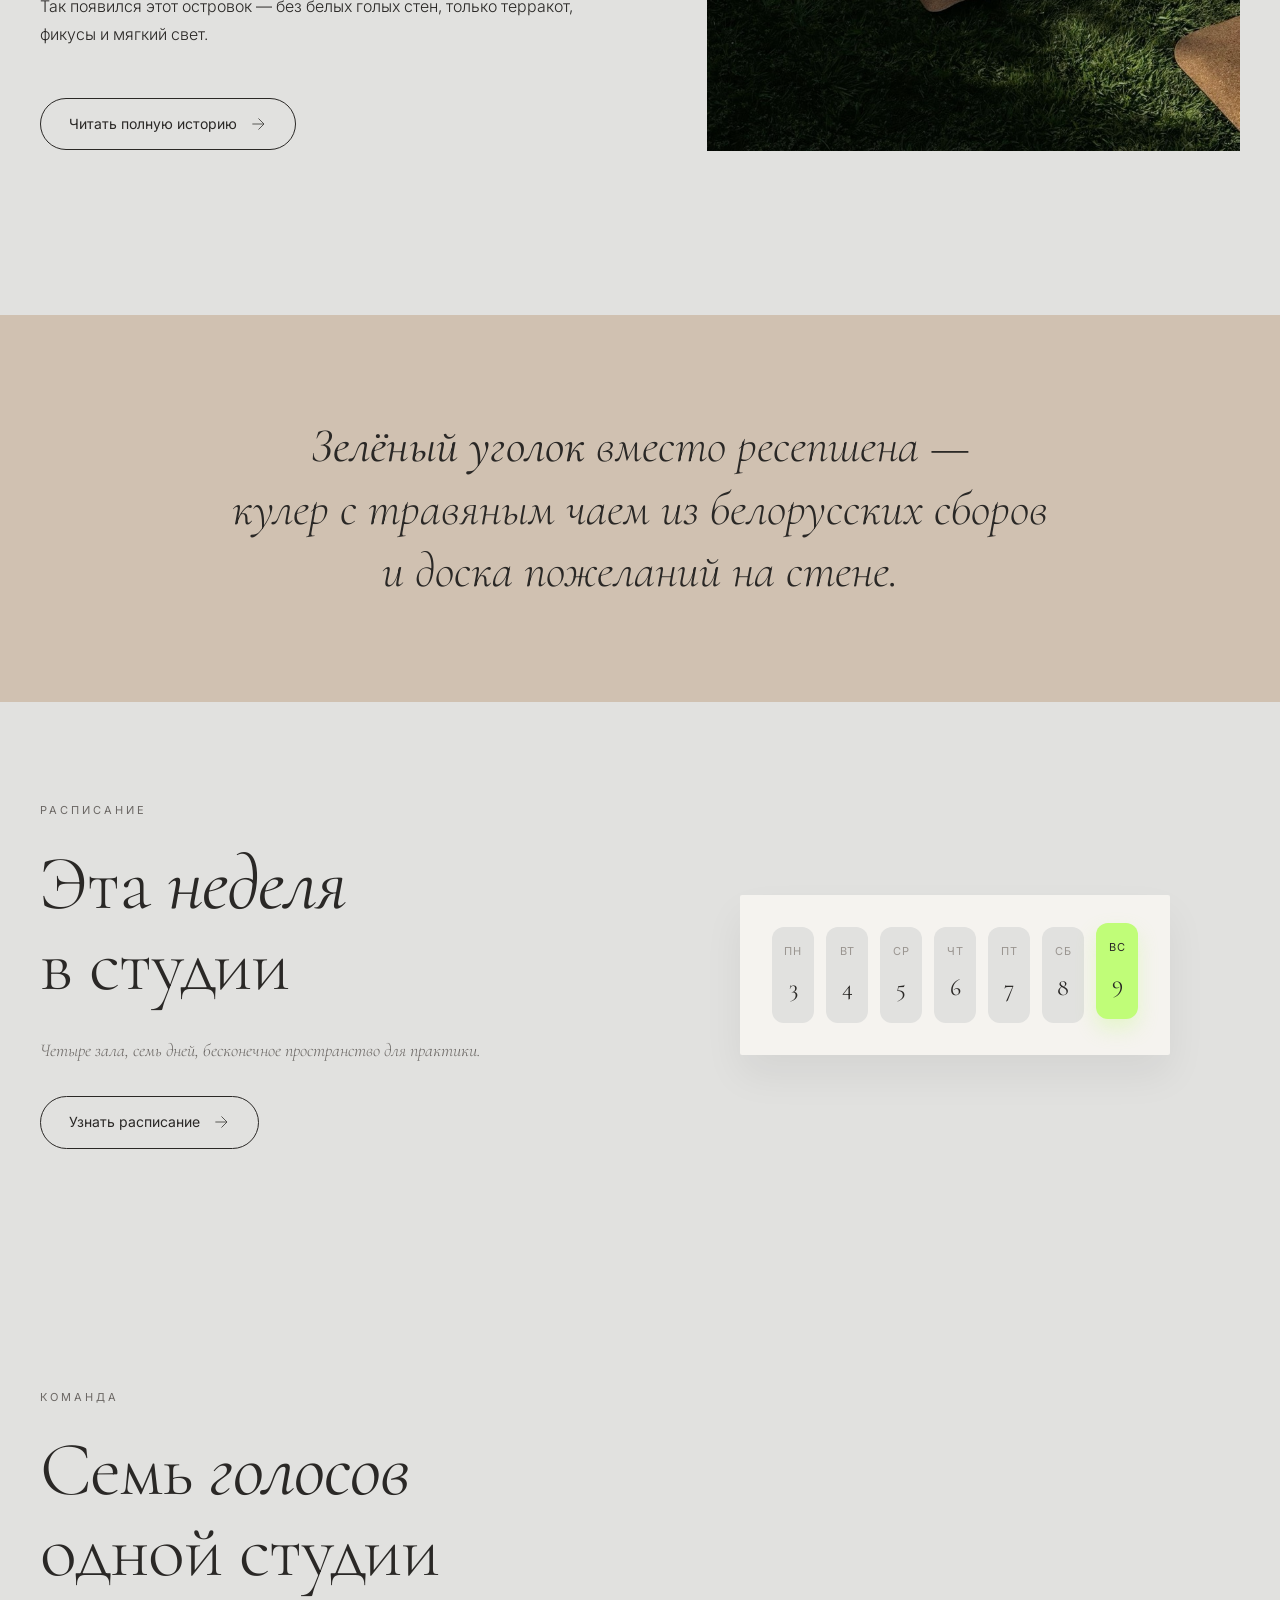
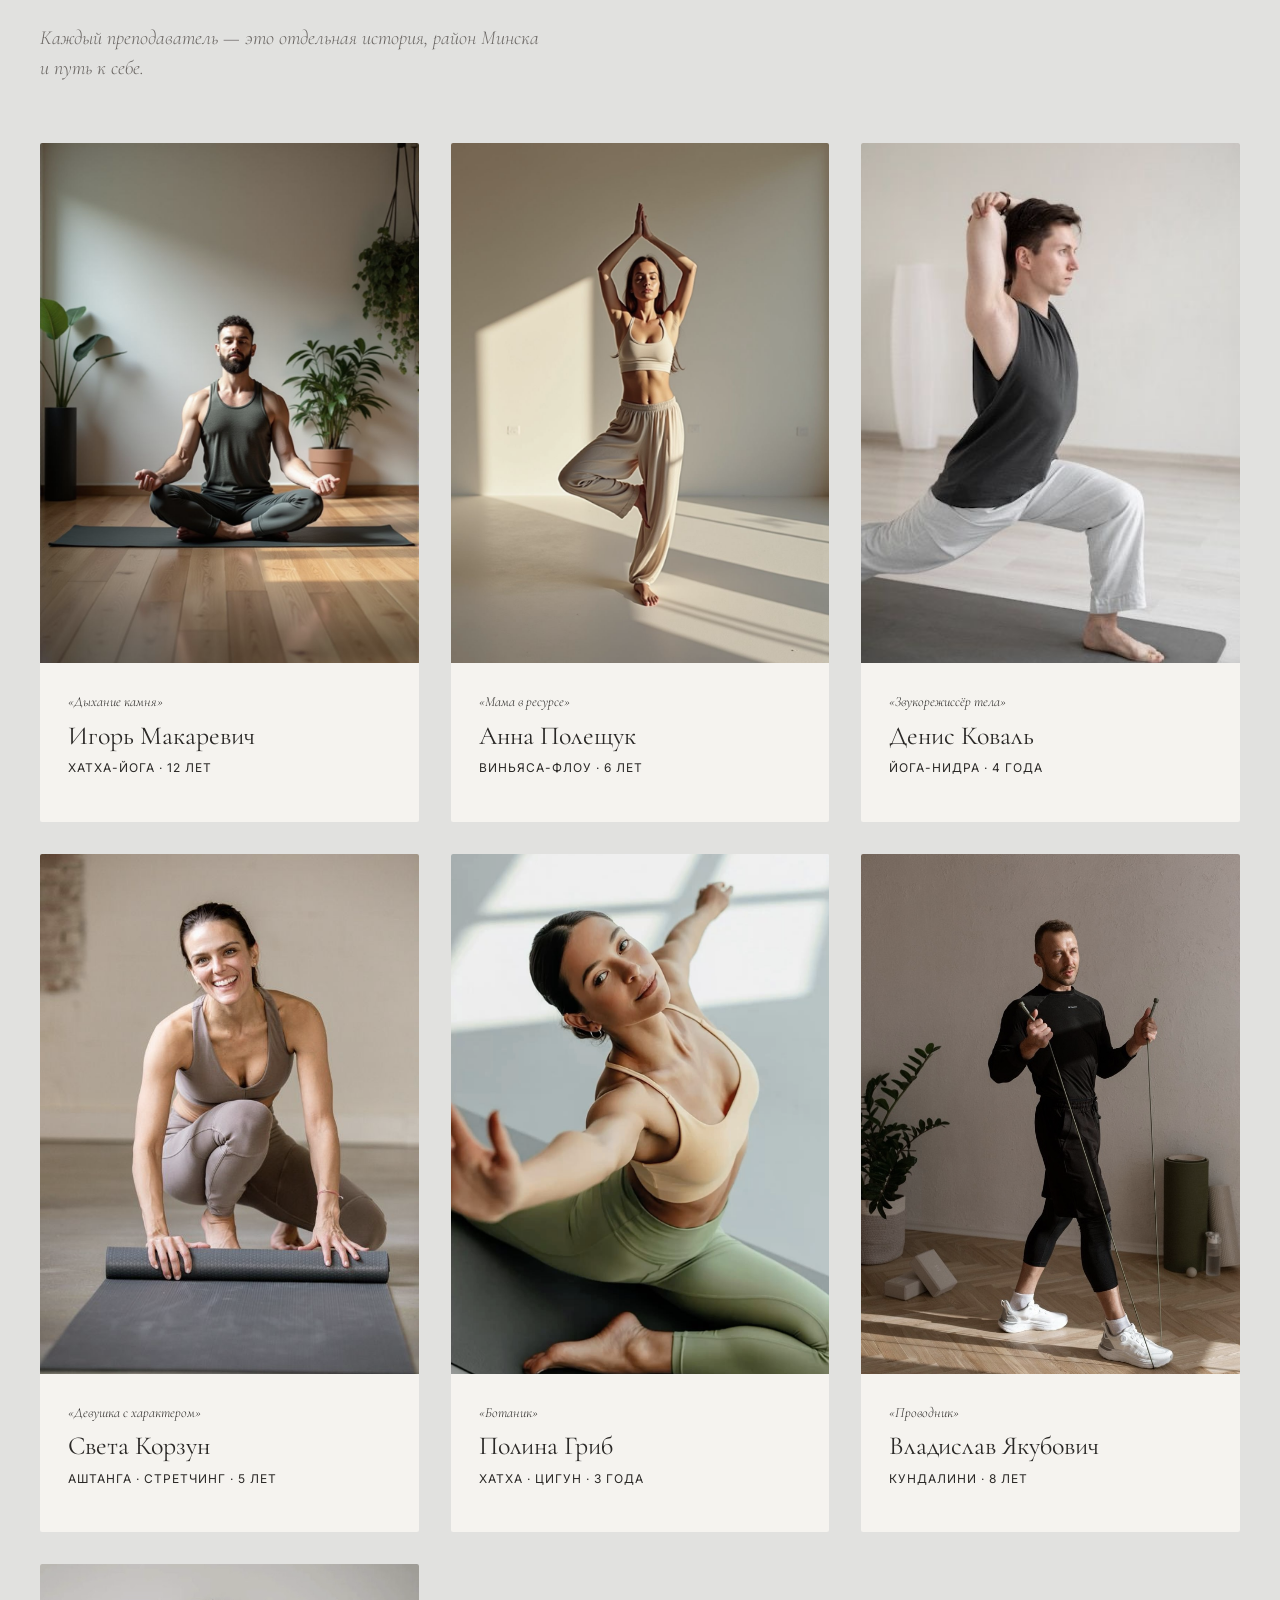
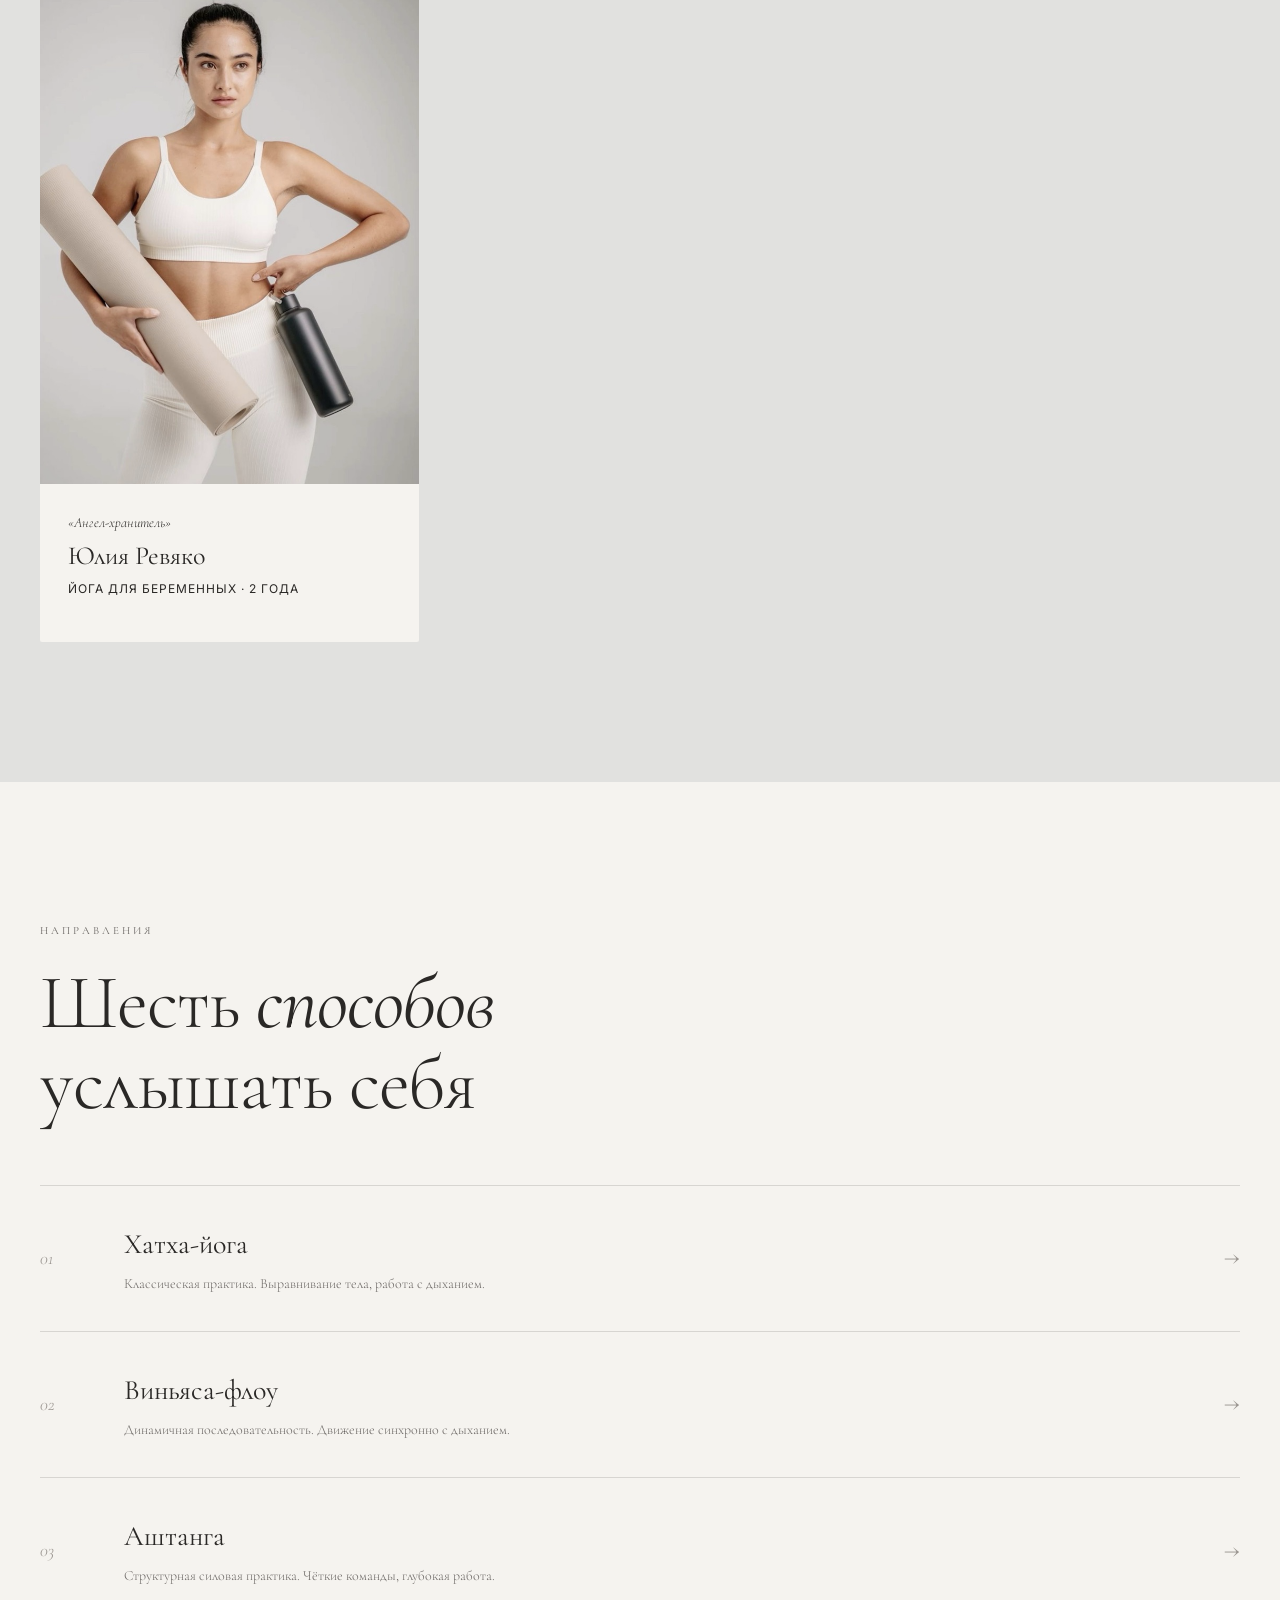
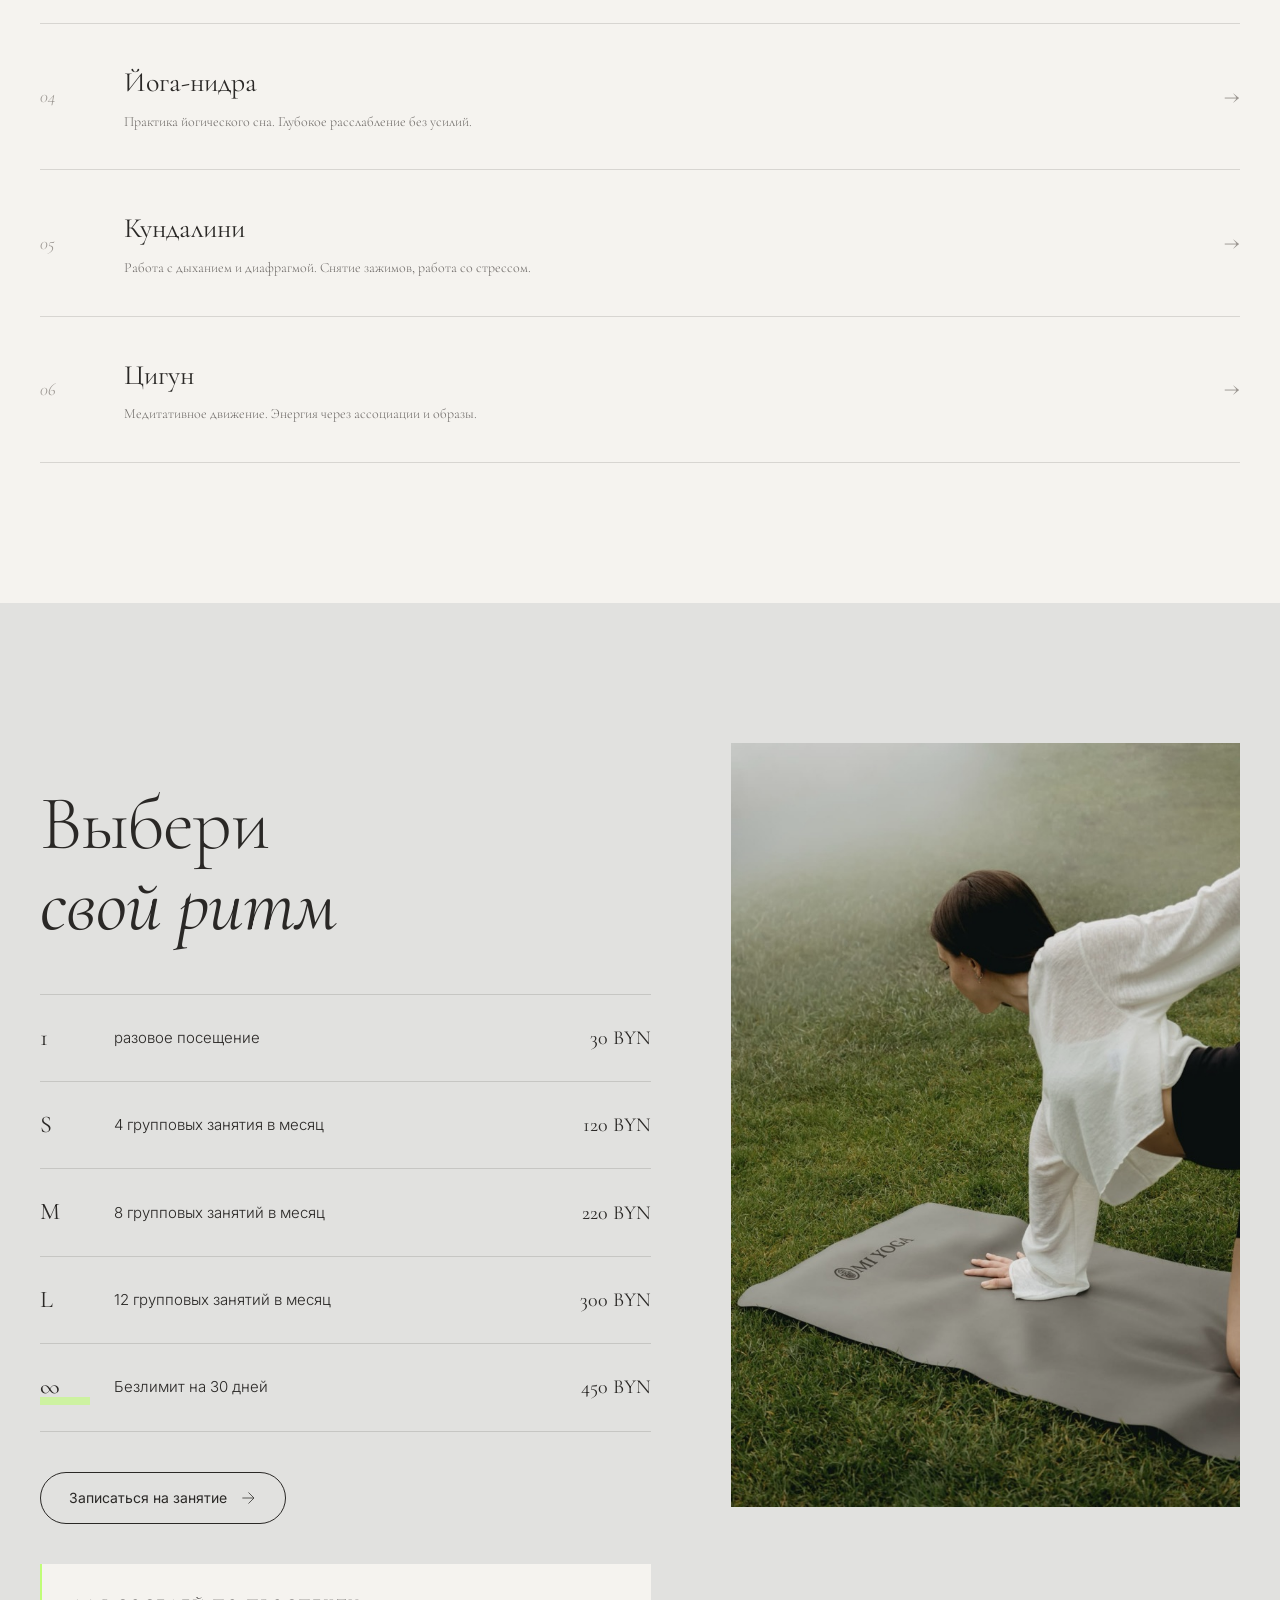
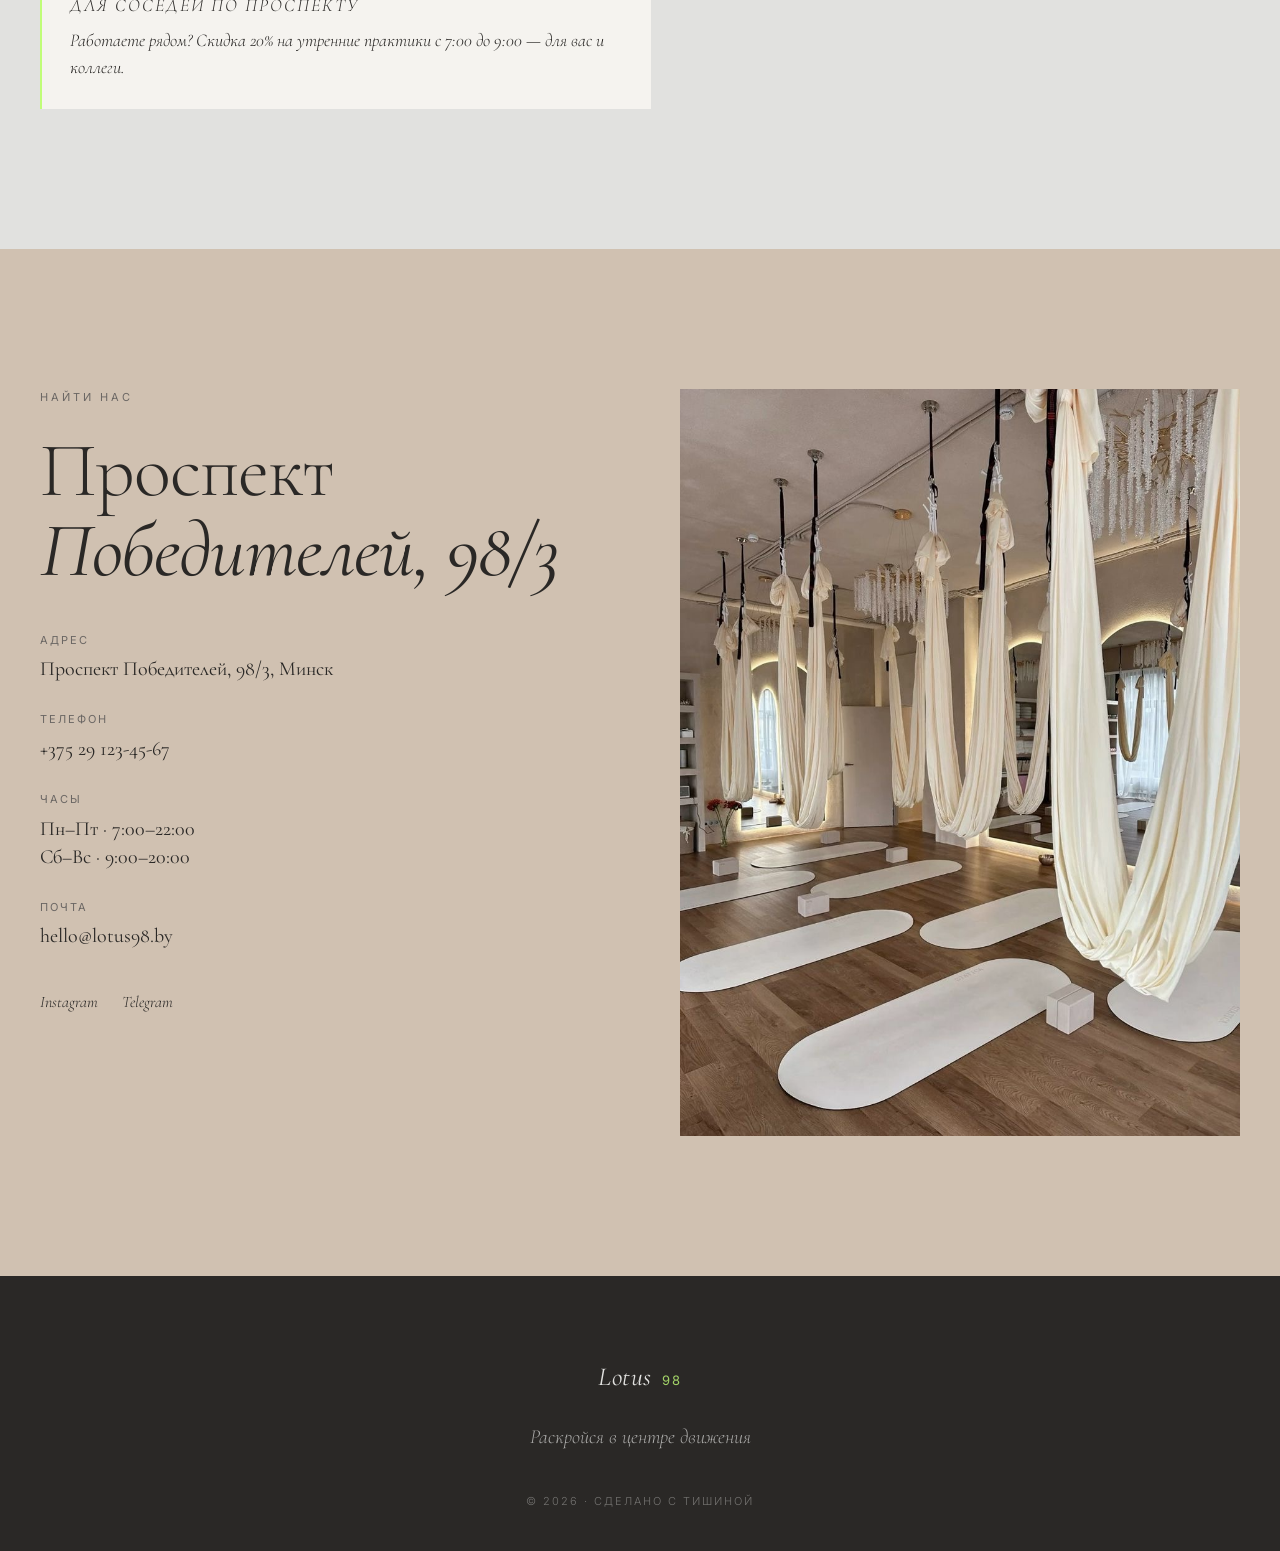
<file: practice.html>
<!DOCTYPE html>
<html lang="ru">
<head>
  <meta charset="UTF-8" />
  <meta name="viewport" content="width=device-width, initial-scale=1.0" />
  <title>Практика — LOTUS 98</title>
  <link rel="preconnect" href="https://fonts.googleapis.com" />
  <link rel="preconnect" href="https://fonts.gstatic.com" crossorigin />
  <link href="https://fonts.googleapis.com/css2?family=Cormorant+Garamond:ital,wght@0,300;0,400;0,500;1,300;1,400&family=Inter:wght@300;400;500&display=swap" rel="stylesheet" />
  <link rel="stylesheet" href="css/style.css" />
  <link rel="stylesheet" href="css/practice.css" />
</head>
<body>

  <!-- Навигация -->
  <nav class="nav">
    <a href="#" class="nav-logo">
      <span class="logo-word">Lotus</span>
      <span class="logo-num">98</span>
    </a>
    <ul class="nav-links">
        <li><a href="about.html">Философия</a></li>
        <li><a href="teachers.html">Преподаватели</a></li>
        <li><a href="schedule.html">Расписание</a></li>
        <li><a href="practice.html">Практики</a></li>
        <li><a href="#contact">Адрес</a></li>
    </ul>
    <a href="auth.html" class="nav-cta">Личный кабинет</a>
    <button class="nav-burger" aria-label="Меню">
      <span></span><span></span>
    </button>
  </nav>

  <!-- Мобильное меню -->
  <div class="mobile-menu">
    <button class="mobile-close">×</button>
    <ul>
      <li><a href="about.html">Философия</a></li>
      <li><a href="teachers.html">Преподаватели</a></li>
      <li><a href="schedule.html">Расписание</a></li>
      <li><a href="practice.html">Практики</a></li>
      <li><a href="#contact">Адрес</a></li>
    </ul>
  </div>

  <!-- Контент страницы (заполняется через JS) -->
  <main class="practice-landing" id="practiceContent">
    <!-- Сюда JavaScript вставит красивый текст -->
  </main>

  <!-- Футер -->
  <footer class="footer">
    <div class="container">
      <div class="footer-inner">
        <a href="index.html" class="footer-logo">
          <span class="logo-word">Lotus</span>
          <span class="logo-num">98</span>
        </a>
        <p class="footer-tagline">Раскройся в центре движения</p>
        <p class="footer-copy">© 2026 · Сделано с тишиной</p>
      </div>
    </div>
  </footer>

  <script src="js/script.js"></script>
  <script>
    // База данных текстов для каждой практики
    const practicesDB = {
      hatha: {
        title: 'Хатха-йога',
        subtitle: 'Искусство баланса тела и ума',
        intro: 'Хатха-йога — это фундамент. Здесь нет гонки за сложными позами. Это практика глубокого внимания к тому, как вы дышите, как стоите, как чувствуете границы своего тела. Мы работаем с выравниванием, используя пропсы (блоки, ремни, болстеры), чтобы каждая асана была доступной и безопасной.',
        forWho: [
          'Для тех, кто только начинает свой путь в йоге',
          'Для тех, кто хочет снять хроническое напряжение в спине и шее',
          'Для тех, кто ищет практику без спешки и соревновательности'
        ],
        benefits: 'Вы научитесь слышать сигналы своего тела, улучшите осанку и обретёте внутреннюю опору, которая останется с вами за пределами коврика.',
        bring: 'Удобная одежда, не скользящая на коврике. Если у вас есть свои блоки или ремень — берите их, но в студии всегда есть всё необходимое.'
      },
      vinyasa: {
        title: 'Виньяса-флоу',
        subtitle: 'Медитация в движении',
        intro: 'Виньяса — это танец дыхания и движения. Каждая поза перетекает в следующую синхронно с вдохом или выдохом. Это динамичная, но при этом очень осознанная практика, которая разогревает тело изнутри и успокаивает блуждающий ум.',
        forWho: [
          'Для тех, кому скучно стоять в одной позе долго',
          'Для тех, кто хочет развить выносливость и гибкость',
          'Для тех, кто ищет способ «выключить» мысли после рабочего дня'
        ],
        benefits: 'Улучшение координации, укрепление мышечного корсета, выброс эндорфинов и состояние легкой, приятной усталости, которое дарит глубокий сон.',
        bring: 'Легкая, дышащая одежда. Полотенце (практика может быть интенсивной) и бутылка воды.'
      },
      ashtanga: {
        title: 'Аштанга-йога',
        subtitle: 'Дисциплина, рождающая свободу',
        intro: 'Строгая, структурная и очень честная практика. Последовательность асан всегда одинакова, что позволяет вам не думать о том, «что будет дальше», а полностью погрузиться в процесс. Это работа на грани комфорта, где рождается настоящая сила.',
        forWho: [
          'Для тех, кто любит чёткие правила и предсказуемость',
          'Для тех, кто хочет серьезной силовой нагрузки',
          'Для практикующих с опытом, желающих углубить понимание асан'
        ],
        benefits: 'Мощное детокс-воздействие на организм, развитие стального стержня, невероятная гибкость и ясность ума, приходящая через преодоление.',
        bring: 'Только коврик и открытость к работе. Никаких пропсов, только вы и ваше дыхание.'
      },
      nidra: {
        title: 'Йога-нидра',
        subtitle: 'Путешествие вглубь себя',
        intro: 'Йогический сон. Вы ложитесь на спину, закрываете глаза и следуете за мягким голосом преподавателя. Никаких физических усилий. Это практика глубокого расслабления на уровне нервной системы, эквивалентная нескольким часам обычного сна.',
        forWho: [
          'Для тех, кто хронически не высыпается и живёт в стрессе',
          'Для восстановления после травм или операций',
          'Для всех, кто хочет научиться по-настоящему отдыхать'
        ],
        benefits: 'Снижение уровня кортизола, проработка глубинных установок, восстановление эмоционального ресурса и ощущение полной перезагрузки.',
        bring: 'Тёплые носки и кофту (температура тела во время практики падает). По желанию: маска для сна и свой любимый плед.'
      },
      kundalini: {
        title: 'Кундалини-йога',
        subtitle: 'Энергия, которая пробуждает',
        intro: 'Практика, работающая напрямую с нервной системой и энергетическими центрами. Сочетание специфических дыхательных техник (пранаям), мантр и динамических медитаций. Это быстрый способ снять блоки и почувствовать прилив жизненной силы.',
        forWho: [
          'Для тех, кто чувствует апатию и нехватку энергии',
          'Для тех, кто хочет быстро снять эмоциональное напряжение',
          'Для людей творческих профессий, ищущих источник вдохновения'
        ],
        benefits: 'Мгновенное повышение тонуса, очищение ума от навязчивых мыслей, укрепление диафрагмы и обретение эмоциональной стабильности.',
        bring: 'Одежду белого цвета (по традиции, но не обязательно) и платок на голову (чтобы сфокусировать энергию).'
      },
      qigong: {
        title: 'Цигун',
        subtitle: 'Гармония с ритмами природы',
        intro: 'Древняя китайская система работы с энергией «Ци». Это плавные, текучие движения, напоминающие танец, в сочетании с глубоким брюшным дыханием. Цигун не требует физической подготовки, он требует только присутствия.',
        forWho: [
          'Для тех, кому противопоказаны интенсивные нагрузки',
          'Для пожилых людей и тех, кто восстанавливается после болезней',
          'Для тех, кто ищет мягкую, медитативную практику'
        ],
        benefits: 'Улучшение циркуляции крови и лимфы, укрепление суставов, развитие внутреннего спокойствия и чувства связи с окружающим миром.',
        bring: 'Свободную, не стесняющую движений одежду и обувь на тонкой подошве (или носки).'
      }
    };

    // Получаем ID из URL (например, ?id=hatha)
    const urlParams = new URLSearchParams(window.location.search);
    const practiceId = urlParams.get('id');
    const contentDiv = document.getElementById('practiceContent');

    if (practiceId && practicesDB[practiceId]) {
      const data = practicesDB[practiceId];
      
      // Генерируем красивый HTML
      contentDiv.innerHTML = `
        <section class="practice-hero">
          <div class="container">
            <p class="section-eyebrow reveal">Направление</p>
            <h1 class="practice-main-title reveal">${data.title}</h1>
            <p class="practice-main-subtitle reveal">${data.subtitle}</p>
          </div>
        </section>

        <section class="practice-body">
          <div class="container">
            <div class="text-block reveal">
              <p class="lead-text">${data.intro}</p>
            </div>

            <div class="info-grid reveal">
              <div class="info-card">
                <h3>Для кого это</h3>
                <ul class="styled-list">
                  ${data.forWho.map(item => `<li>${item}</li>`).join('')}
                </ul>
              </div>
              <div class="info-card highlight-card">
                <h3>Что вы получите</h3>
                <p>${data.benefits}</p>
              </div>
            </div>

            <div class="text-block reveal">
              <h3>Что взять с собой</h3>
              <p>${data.bring}</p>
            </div>

            <div class="cta-block reveal">
              <p>Готовы попробовать эту практику?</p>
              <a href="schedule.html" class="btn-secondary">
            <span>Узнать расписание</span>
            <svg width="18" height="18" viewBox="0 0 24 24" fill="none">
              <path d="M5 12h14M13 5l7 7-7 7" stroke="currentColor" stroke-width="1" stroke-linecap="round"/>
            </svg>
          </a>
            </div>
          </div>
        </section>
      `;
      
      // Запускаем анимацию появления для новых элементов
      setTimeout(() => {
        document.querySelectorAll('.reveal').forEach(el => el.classList.add('visible'));
      }, 100);

    } else {
      // Если ID не найден, перенаправляем на главную
      window.location.href = 'index.html#practice';
    }
  </script>
</body>
</html>
</file>
<file: css/style.css>
/* ===== Переменные ===== */
:root {
  --bg: #E1E1DF;
  --bg-warm: #D0C1B1;
  --accent: #C0FD78;
  --ink: #2a2826;
  --ink-soft: #6b6764;
  --ink-faint: #9a9590;
  --paper: #f5f3ef;

  --font-serif: 'Cormorant Garamond', 'EB Garamond', Georgia, serif;
  --font-sans: 'Inter', -apple-system, sans-serif;

  --radius: 2px;
}

* {
  margin: 0;
  padding: 0;
  box-sizing: border-box;
}

html {
  scroll-behavior: smooth;
}

body {
  font-family: var(--font-sans);
  background: var(--bg);
  color: var(--ink);
  overflow-x: hidden;
  line-height: 1.6;
  font-weight: 300;
  -webkit-font-smoothing: antialiased;
  -moz-osx-font-smoothing: grayscale;
}

img {
  max-width: 100%;
  display: block;
}

em {
  font-style: italic;
  font-weight: 400;
}

.container {
  max-width: 1280px;
  margin: 0 auto;
  padding: 0 40px;
}

/* ===== Навигация ===== */
.nav {
  position: fixed;
  top: 0;
  left: 0;
  right: 0;
  padding: 24px 40px;
  display: flex;
  justify-content: space-between;
  align-items: center;
  z-index: 100;
  background: rgba(225, 225, 223, 0.75);
  backdrop-filter: blur(12px);
  -webkit-backdrop-filter: blur(12px);
  transition: padding 0.4s ease, background 0.4s ease;
}

.nav.scrolled {
  padding: 16px 40px;
  background: rgba(225, 225, 223, 0.92);
}

.nav-logo {
  display: flex;
  align-items: baseline;
  gap: 10px;
  text-decoration: none;
  color: var(--ink);
}

.logo-word {
  font-family: var(--font-serif);
  font-size: 26px;
  font-weight: 400;
  font-style: italic;
  letter-spacing: 0.5px;
}

.logo-num {
  font-family: var(--font-sans);
  font-size: 13px;
  font-weight: 400;
  color: var(--ink-soft);
  letter-spacing: 2px;
}

.nav-links {
  display: flex;
  gap: 40px;
  list-style: none;
}

.nav-links a {
  text-decoration: none;
  color: var(--ink);
  font-size: 13px;
  letter-spacing: 0.5px;
  font-weight: 400;
  position: relative;
  transition: color 0.3s ease;
}

.nav-links a::after {
  content: '';
  position: absolute;
  bottom: -4px;
  left: 0;
  width: 0;
  height: 1px;
  background: var(--ink);
  transition: width 0.4s ease;
}

.nav-links a:hover::after {
  width: 100%;
}

.nav-cta {
  text-decoration: none;
  color: var(--ink);
  font-size: 13px;
  letter-spacing: 0.5px;
  padding: 10px 22px;
  border: 1px solid var(--ink);
  border-radius: 100px;
  transition: all 0.4s ease;
}

.nav-cta:hover {
  background: var(--ink);
  color: var(--bg);
}

.nav-burger {
  display: none;
  flex-direction: column;
  gap: 6px;
  background: none;
  border: none;
  cursor: pointer;
  padding: 8px;
}

.nav-burger span {
  width: 22px;
  height: 1px;
  background: var(--ink);
  transition: all 0.3s ease;
}

/* ===== Мобильное меню ===== */
.mobile-menu {
  position: fixed;
  inset: 0;
  background: var(--bg);
  z-index: 200;
  display: flex;
  flex-direction: column;
  justify-content: center;
  align-items: center;
  opacity: 0;
  pointer-events: none;
  transition: opacity 0.5s ease;
}

.mobile-menu.active {
  opacity: 1;
  pointer-events: all;
}

.mobile-close {
  position: absolute;
  top: 24px;
  right: 28px;
  background: none;
  border: none;
  font-family: var(--font-serif);
  font-size: 40px;
  cursor: pointer;
  color: var(--ink);
  font-weight: 300;
}

.mobile-menu ul {
  list-style: none;
  text-align: center;
}

.mobile-menu li {
  margin: 28px 0;
}

.mobile-menu a {
  font-family: var(--font-serif);
  font-size: 36px;
  font-style: italic;
  color: var(--ink);
  text-decoration: none;
  font-weight: 300;
}

/* ===== Hero ===== */
.hero {
  position: relative;
  min-height: 100vh;
  display: flex;
  flex-direction: column;
  justify-content: center;
  align-items: center;
  text-align: center;
  padding: 120px 40px 80px;
  overflow: hidden;
}

.hero-bg {
  position: absolute;
  inset: 0;
  z-index: 0;
}

.hero-bg img {
  width: 100%;
  height: 100%;
  object-fit: cover;
  opacity: 0.55;
  filter: saturate(0.7) contrast(0.95);
}

.hero-overlay {
  position: absolute;
  inset: 0;
  background: linear-gradient(180deg, rgba(225, 225, 223, 0.3) 0%, rgba(225, 225, 223, 0.6) 100%);
  z-index: 1;
}

.hero-content {
  position: relative;
  z-index: 2;
  max-width: 900px;
}

.hero-eyebrow {
  font-family: var(--font-sans);
  font-size: 11px;
  letter-spacing: 3px;
  text-transform: uppercase;
  color: var(--ink-soft);
  margin-bottom: 32px;
  font-weight: 400;
}

.hero-title {
  font-family: var(--font-serif);
  font-size: clamp(56px, 10vw, 128px);
  font-weight: 300;
  line-height: 0.95;
  letter-spacing: -2px;
  color: var(--ink);
  margin-bottom: 40px;
}

.hero-title em {
  font-weight: 300;
}

.hero-sub {
  font-family: var(--font-serif);
  font-size: clamp(18px, 2vw, 22px);
  font-weight: 300;
  font-style: italic;
  color: var(--ink);
  max-width: 560px;
  margin: 0 auto 48px;
  line-height: 1.5;
}

.hero-link {
  display: inline-flex;
  align-items: center;
  gap: 12px;
  text-decoration: none;
  color: var(--ink);
  font-size: 12px;
  letter-spacing: 2px;
  text-transform: uppercase;
  font-weight: 400;
  transition: gap 0.4s ease;
}

.hero-link:hover {
  gap: 20px;
}

.scroll-hint {
  position: absolute;
  bottom: 40px;
  left: 50%;
  transform: translateX(-50%);
  display: flex;
  flex-direction: column;
  align-items: center;
  gap: 12px;
  z-index: 2;
}

.scroll-hint span {
  font-size: 10px;
  letter-spacing: 3px;
  text-transform: uppercase;
  color: var(--ink-soft);
}

.scroll-line {
  width: 1px;
  height: 40px;
  background: var(--ink-soft);
  animation: scrollPulse 2.5s ease-in-out infinite;
}

@keyframes scrollPulse {
  0%, 100% { transform: scaleY(0.4); opacity: 0.3; }
  50% { transform: scaleY(1); opacity: 1; }
}

/* ===== Секции ===== */
section {
  padding: 140px 0;
}

.section-eyebrow {
  font-size: 11px;
  letter-spacing: 3px;
  text-transform: uppercase;
  color: var(--ink-soft);
  margin-bottom: 24px;
  font-weight: 400;
}

.section-title {
  font-family: var(--font-serif);
  font-size: clamp(40px, 6vw, 80px);
  font-weight: 300;
  line-height: 1.05;
  letter-spacing: -1px;
  color: var(--ink);
  margin-bottom: 32px;
}

.section-sub {
  font-family: var(--font-serif);
  font-size: 20px;
  font-style: italic;
  font-weight: 300;
  color: var(--ink-soft);
  max-width: 500px;
  line-height: 1.5;
}

/* ===== Философия ===== */
.philosophy {
  background: var(--bg);
}

.philosophy-grid {
  display: grid;
  grid-template-columns: 1.1fr 1fr;
  gap: 80px;
  align-items: start;
}

.philosophy-quote {
  font-family: var(--font-serif);
  font-size: 22px;
  font-style: italic;
  font-weight: 300;
  color: var(--ink);
  padding-left: 20px;
  border-left: 1px solid var(--accent);
  margin: 40px 0;
  line-height: 1.5;
}

.philosophy-body {
  font-size: 16px;
  line-height: 1.75;
  color: var(--ink);
  margin-bottom: 20px;
  font-weight: 300;
}

.philosophy-body em {
  color: var(--ink);
  font-weight: 400;
}

.philosophy-visual img {
  width: 100%;
  height: auto;
  filter: saturate(0.85);
  transition: filter 0.6s ease;
}

.philosophy-visual img:hover {
  filter: saturate(1);
}

/* ===== Цитата-разделитель ===== */
.quote-section {
  padding: 100px 0;
  background: var(--bg-warm);
  text-align: center;
}

.big-quote {
  font-family: var(--font-serif);
  font-size: clamp(28px, 4vw, 48px);
  font-weight: 300;
  font-style: italic;
  line-height: 1.3;
  color: var(--ink);
  max-width: 900px;
  margin: 0 auto;
}

/* ===== Преподаватели ===== */
.teachers {
  background: var(--bg);
}

.teachers-grid {
  display: grid;
  grid-template-columns: repeat(3, 1fr);
  gap: 32px;
  margin-top: 60px;
}

.teacher-card {
  background: var(--paper);
  border-radius: var(--radius);
  overflow: hidden;
  transition: transform 0.6s ease;
  cursor: default;
}

.teacher-card:hover {
  transform: translateY(-6px);
}

.teacher-img {
  width: 100%;
  height: 520px;
  overflow: hidden;
}

.teacher-img img {
  width: 100%;
  height: 100%;
  object-fit: cover;
  filter: saturate(0.8);
  transition: transform 0.8s ease, filter 0.6s ease;
}

.teacher-card:hover .teacher-img img {
  transform: scale(1.04);
  filter: saturate(1);
}


/* ===== Исправление для кликабельных карточек преподавателей ===== */
.teacher-card-link {
  text-decoration: none; /* Убираем подчеркивание */
  color: inherit; /* Сохраняем исходный цвет текста, чтобы он не стал синим */
  display: block; /* Делаем ссылку блочным элементом, чтобы она корректно оборачивала карточку */
  border-radius: var(--radius); /* Скругление, как у самой карточки */
  transition: transform 0.4s ease; /* Переносим анимацию подъема на саму ссылку */
}

/* Убираем подчеркивание у конкретных элементов внутри ссылки на всякий случай */
.teacher-card-link h3,
.teacher-card-link p {
  text-decoration: none;
  color: inherit;
}

/* Эффект при наведении теперь применяется к ссылке-обертке */
.teacher-card-link:hover {
  transform: translateY(-6px);
}
/* ===== Кликабельные элементы практик ===== */
.practice-item-link {
  text-decoration: none;
  color: inherit;
  display: block;
}

.practice-item-link .practice-item {
  /* Наследуем стили из оригинального .practice-item, но добавляем transition */
  transition: padding-left 0.4s ease, background 0.4s ease;
}

.practice-item-link:hover .practice-item {
  padding-left: 16px;
  background: var(--paper); /* Лёгкий фон при наведении */
}

.practice-item-link:hover .practice-arrow {
  transform: translateX(8px);
  color: var(--ink);
}
/* ===== Кликабельные элементы практик ===== */
.practice-item-link {
  text-decoration: none;
  color: inherit;
  display: block;
  cursor: pointer; /* ← добавь эту строку */
}

.practice-item-link .practice-item {
  transition: padding-left 0.4s ease, background 0.4s ease;
}

.practice-item-link:hover .practice-item {
  padding-left: 16px;
  background: var(--paper);
}

.practice-item-link:hover .practice-arrow {
  transform: translateX(8px);
  color: var(--ink);
}











.teacher-body {
  padding: 28px;
}

.teacher-nickname {
  font-family: var(--font-serif);
  font-size: 14px;
  font-style: italic;
  color: var(--ink-soft);
  margin-bottom: 8px;
}

.teacher-body h3 {
  font-family: var(--font-serif);
  font-size: 26px;
  font-weight: 400;
  color: var(--ink);
  margin-bottom: 8px;
  line-height: 1.1;
}

.teacher-style {
  font-size: 12px;
  letter-spacing: 1px;
  text-transform: uppercase;
  color: var(--ink-faint);
  margin-bottom: 16px;
  font-weight: 400;
}

.teacher-desc {
  font-size: 14px;
  line-height: 1.6;
  color: var(--ink);
  font-weight: 300;
}

/* ===== Практики ===== */
.practice {
  background: var(--paper);
}

.practice-header {
  margin-bottom: 60px;
}

.practice-list {
  display: flex;
  flex-direction: column;
  gap: 0;
  border-top: 1px solid rgba(42, 40, 38, 0.15);
}

.practice-item {
  display: grid;
  grid-template-columns: 60px 1fr 40px;
  gap: 24px;
  align-items: center;
  padding: 36px 0;
  border-bottom: 1px solid rgba(42, 40, 38, 0.15);
  cursor: default;
  transition: padding-left 0.4s ease;
}

.practice-item:hover {
  padding-left: 16px;
}

.practice-num {
  font-family: var(--font-serif);
  font-size: 18px;
  font-style: italic;
  color: var(--ink-faint);
  font-weight: 300;
}

.practice-info h3 {
  font-family: var(--font-serif);
  font-size: 28px;
  font-weight: 400;
  color: var(--ink);
  margin-bottom: 6px;
}

.practice-info p {
  font-size: 14px;
  color: var(--ink-soft);
  font-weight: 300;
}

.practice-arrow {
  font-family: var(--font-serif);
  font-size: 24px;
  color: var(--ink-faint);
  transition: transform 0.4s ease, color 0.4s ease;
  justify-self: end;
}

.practice-item:hover .practice-arrow {
  transform: translateX(6px);
  color: var(--ink);
}

/* ===== Визит ===== */
.visit {
  background: var(--bg);
}

.visit-grid {
  display: grid;
  grid-template-columns: 1.2fr 1fr;
  gap: 80px;
  align-items: start;
}

.tariffs-list {
  margin-top: 48px;
  margin-bottom: 40px;
  display: flex;
  flex-direction: column;
  gap: 0;
  border-top: 1px solid rgba(42, 40, 38, 0.15);
}

.tariff {
  display: grid;
  grid-template-columns: 50px 1fr auto;
  gap: 24px;
  align-items: center;
  padding: 24px 0;
  border-bottom: 1px solid rgba(42, 40, 38, 0.15);
  transition: padding-left 0.4s ease;
  cursor: default;
}

.tariff:hover {
  padding-left: 12px;
}

.tariff-name {
  font-family: var(--font-serif);
  font-size: 24px;
  font-weight: 400;
  color: var(--ink);
}

.tariff-name.accent {
  color: var(--ink);
  position: relative;
}

.tariff-name.accent::after {
  content: '';
  position: absolute;
  bottom: 2px;
  left: 0;
  right: 0;
  height: 8px;
  background: var(--accent);
  opacity: 0.6;
  z-index: -1;
}

.tariff-desc {
  font-size: 15px;
  color: var(--ink);
  font-weight: 300;
}

.tariff-price {
  font-family: var(--font-serif);
  font-size: 20px;
  font-weight: 400;
  color: var(--ink);
}

.promo-note {
  margin-top: 40px;
  padding: 28px;
  background: var(--paper);
  border-left: 2px solid var(--accent);
}

.promo-label {
  font-size: 11px;
  letter-spacing: 2px;
  text-transform: uppercase;
  color: var(--ink-soft);
  margin-bottom: 8px;
  font-weight: 400;
}

.promo-note p {
  font-family: var(--font-serif);
  font-size: 18px;
  font-style: italic;
  color: var(--ink);
  line-height: 1.5;
  font-weight: 300;
}

.visit-visual img {
  width: 100%;
  height: auto;
  filter: saturate(0.85);
}

/* ===== Контакты ===== */
.contact {
  background: var(--bg-warm);
}

.contact-grid {
  display: grid;
  grid-template-columns: 1fr 1fr;
  gap: 80px;
  align-items: start;
}

.contact-details {
  margin-top: 40px;
  display: flex;
  flex-direction: column;
  gap: 28px;
}

.contact-row {
  display: flex;
  flex-direction: column;
  gap: 6px;
}

.contact-label {
  font-size: 11px;
  letter-spacing: 2px;
  text-transform: uppercase;
  color: var(--ink-soft);
  font-weight: 400;
}

.contact-row p {
  font-family: var(--font-serif);
  font-size: 20px;
  color: var(--ink);
  font-weight: 400;
  line-height: 1.4;
}

.contact-socials {
  margin-top: 40px;
  display: flex;
  gap: 24px;
}

.contact-socials a {
  font-family: var(--font-serif);
  font-size: 16px;
  font-style: italic;
  color: var(--ink);
  text-decoration: none;
  border-bottom: 1px solid transparent;
  transition: border-color 0.3s ease;
  padding-bottom: 2px;
}

.contact-socials a:hover {
  border-color: var(--ink);
}

.contact-visual img {
  width: 100%;
  height: auto;
  filter: saturate(0.85);
}

/* ===== Футер ===== */
.footer {
  background: var(--ink);
  color: var(--bg);
  padding: 80px 0 40px;
  text-align: center;
}

.footer-logo {
  display: inline-flex;
  align-items: baseline;
  gap: 10px;
  text-decoration: none;
  margin-bottom: 24px;
}

.footer-logo .logo-word {
  color: var(--bg);
}

.footer-logo .logo-num {
  color: var(--accent);
  opacity: 0.8;
}

.footer-tagline {
  font-family: var(--font-serif);
  font-size: 20px;
  font-style: italic;
  font-weight: 300;
  color: rgba(225, 225, 223, 0.7);
  margin-bottom: 40px;
}

.footer-copy {
  font-size: 11px;
  letter-spacing: 2px;
  text-transform: uppercase;
  color: rgba(225, 225, 223, 0.4);
}

/* ===== Reveal ===== */
.reveal {
  opacity: 0;
  transform: translateY(30px);
  transition: opacity 1.2s ease, transform 1.2s ease;
}

.reveal.visible {
  opacity: 1;
  transform: translateY(0);
}

/* ===== Адаптив ===== */
@media (max-width: 960px) {
  .container {
    padding: 0 24px;
  }
  
  .nav {
    padding: 20px 24px;
  }
  
  .nav-links,
  .nav-cta {
    display: none;
  }
  
  .nav-burger {
    display: flex;
  }
  
  section {
    padding: 80px 0;
  }
  
  .philosophy-grid,
  .visit-grid,
  .contact-grid {
    grid-template-columns: 1fr;
    gap: 48px;
  }
  
  .teachers-grid {
    grid-template-columns: 1fr;
    gap: 24px;
  }
  
  .teacher-img {
    height: 360px;
  }
  
  .practice-item {
    grid-template-columns: 40px 1fr 30px;
    gap: 16px;
    padding: 24px 0;
  }
  
  .practice-info h3 {
    font-size: 22px;
  }
  
  .tariff {
    grid-template-columns: 40px 1fr auto;
    gap: 16px;
  }
  
  .hero {
    padding: 100px 24px 60px;
  }
}

@media (max-width: 480px) {
  .hero-title {
    letter-spacing: -1px;
  }
  
  .section-title {
    letter-spacing: -0.5px;
  }
  
  .teacher-body {
    padding: 20px;
  }
  
  .teacher-body h3 {
    font-size: 22px;
  }
}
/* ===== Кнопка "Читать полную историю" ===== */
.story-link {
  display: inline-flex;
  align-items: center;
  gap: 12px;
  margin-top: 32px;
  text-decoration: none;
  color: var(--ink);
  font-size: 13px;
  letter-spacing: 1px;
  font-weight: 400;
  border-bottom: 1px solid var(--ink);
  padding-bottom: 4px;
  transition: gap 0.4s ease, border-color 0.4s ease, color 0.4s ease;
}

.story-link:hover {
  gap: 20px;
  border-color: var(--accent);
  color: var(--ink-soft);
}

.story-link svg {
  transition: transform 0.4s ease;
}

.story-link:hover svg {
  transform: translateX(4px);
}
/* ===== Schedule Preview (в index.html) ===== */
.schedule-preview {
  background: var(--bg);
  padding: 140px 0;
}

.schedule-grid {
  display: grid;
  grid-template-columns: repeat(auto-fit, minmax(280px, 1fr));
  gap: 24px;
  margin: 60px 0;
}

.schedule-day {
  background: var(--paper);
  padding: 28px;
  border-radius: var(--radius);
  transition: transform 0.4s ease, box-shadow 0.4s ease;
}

.schedule-day:hover {
  transform: translateY(-4px);
  box-shadow: 0 20px 40px rgba(0, 0, 0, 0.08);
}

.day-name {
  font-family: var(--font-serif);
  font-size: 20px;
  font-weight: 400;
  color: var(--ink);
  display: block;
  margin-bottom: 20px;
  padding-bottom: 12px;
  border-bottom: 1px solid rgba(42, 40, 38, 0.15);
}

.day-classes {
  display: flex;
  flex-direction: column;
  gap: 12px;
}

.class-item {
  display: grid;
  grid-template-columns: 60px 1fr auto;
  gap: 12px;
  align-items: center;
  font-size: 13px;
}

.class-time {
  font-family: var(--font-sans);
  font-size: 12px;
  color: var(--ink-faint);
  font-weight: 400;
}

.class-name {
  font-family: var(--font-serif);
  font-size: 15px;
  color: var(--ink);
  font-weight: 400;
}

.class-teacher {
  font-size: 12px;
  color: var(--ink-soft);
  font-style: italic;
}

.schedule-cta {
  text-align: center;
  margin-top: 48px;
}

/* ===== Schedule Page ===== */
.schedule-hero {
  position: relative;
  min-height: 60vh;
  display: flex;
  flex-direction: column;
  justify-content: center;
  align-items: center;
  text-align: center;
  padding: 140px 40px 80px;
  overflow: hidden;
}

.schedule-hero-bg {
  position: absolute;
  inset: 0;
  z-index: 0;
}

.schedule-hero-bg img {
  width: 100%;
  height: 100%;
  object-fit: cover;
  opacity: 0.5;
  filter: saturate(0.7) contrast(0.95);
}

.schedule-hero-overlay {
  position: absolute;
  inset: 0;
  background: linear-gradient(180deg, rgba(225, 225, 223, 0.4) 0%, rgba(225, 225, 223, 0.7) 100%);
  z-index: 1;
}

.schedule-hero-content {
  position: relative;
  z-index: 2;
  max-width: 900px;
}

.schedule-hero-title {
  font-family: var(--font-serif);
  font-size: clamp(48px, 8vw, 96px);
  font-weight: 300;
  line-height: 1;
  letter-spacing: -1px;
  color: var(--ink);
  margin-bottom: 24px;
}

.schedule-hero-sub {
  font-family: var(--font-serif);
  font-size: clamp(16px, 2vw, 20px);
  font-weight: 300;
  font-style: italic;
  color: var(--ink);
  max-width: 600px;
  margin: 0 auto;
  line-height: 1.5;
}

/* Rooms */
.rooms-section {
  background: var(--paper);
  padding: 100px 0;
}

.rooms-grid {
  display: grid;
  grid-template-columns: repeat(auto-fit, minmax(250px, 1fr));
  gap: 32px;
  margin-top: 48px;
}

.room-card {
  background: var(--bg);
  padding: 40px 32px;
  border-radius: var(--radius);
  text-align: center;
  transition: transform 0.4s ease;
}

.room-card:hover {
  transform: translateY(-6px);
}

.room-icon {
  font-size: 40px;
  margin-bottom: 16px;
}

.room-card h3 {
  font-family: var(--font-serif);
  font-size: 24px;
  font-weight: 400;
  color: var(--ink);
  margin-bottom: 8px;
}

.room-card p {
  font-size: 14px;
  color: var(--ink-soft);
  line-height: 1.6;
}

/* Weekly Schedule */
.weekly-schedule {
  background: var(--bg);
  padding: 100px 0;
}

.day-schedule {
  margin-bottom: 60px;
}

.day-title {
  font-family: var(--font-serif);
  font-size: 32px;
  font-weight: 400;
  color: var(--ink);
  margin-bottom: 24px;
  padding-bottom: 12px;
  border-bottom: 2px solid var(--accent);
  display: inline-block;
}

.schedule-table {
  display: flex;
  flex-direction: column;
  gap: 0;
  background: var(--paper);
  border-radius: var(--radius);
  overflow: hidden;
}

.schedule-row {
  display: grid;
  grid-template-columns: 140px 1fr 1fr 120px 140px;
  gap: 24px;
  align-items: center;
  padding: 20px 28px;
  border-bottom: 1px solid rgba(42, 40, 38, 0.1);
  transition: background 0.3s ease;
}

.schedule-row:last-child {
  border-bottom: none;
}

.schedule-row:hover {
  background: rgba(192, 253, 120, 0.15);
}

.time {
  font-family: var(--font-sans);
  font-size: 14px;
  color: var(--ink-faint);
  font-weight: 400;
}

.practice {
  font-family: var(--font-serif);
  font-size: 18px;
  color: var(--ink);
  font-weight: 400;
}

.teacher {
  font-size: 14px;
  color: var(--ink-soft);
  font-style: italic;
}

.room {
  font-size: 13px;
  color: var(--ink);
  font-weight: 400;
}

.book-btn {
  background: transparent;
  border: 1px solid var(--ink);
  color: var(--ink);
  padding: 10px 20px;
  border-radius: 100px;
  font-size: 13px;
  cursor: pointer;
  transition: all 0.3s ease;
  font-family: var(--font-sans);
  font-weight: 400;
}

.book-btn:hover {
  background: var(--ink);
  color: var(--bg);
  transform: translateY(-2px);
}

/* CTA Section */
.schedule-cta-section {
  background: var(--bg-warm);
  padding: 100px 0;
  text-align: center;
}

.cta-box {
  max-width: 700px;
  margin: 0 auto;
}

.cta-title {
  font-family: var(--font-serif);
  font-size: clamp(32px, 5vw, 48px);
  font-weight: 300;
  color: var(--ink);
  margin-bottom: 16px;
}

.cta-sub {
  font-family: var(--font-serif);
  font-size: 18px;
  font-style: italic;
  color: var(--ink-soft);
  margin-bottom: 40px;
}

.btn-large {
  padding: 20px 40px;
  font-size: 16px;
}

/* ===== Адаптив ===== */
@media (max-width: 960px) {
  .schedule-row {
    grid-template-columns: 1fr;
    gap: 8px;
    padding: 20px;
  }
  
  .schedule-row > * {
    font-size: 14px !important;
  }
  
  .book-btn {
    margin-top: 12px;
    width: 100%;
  }
  
  .schedule-grid {
    grid-template-columns: 1fr;
  }
  
  .rooms-grid {
    grid-template-columns: 1fr;
  }
}

@media (max-width: 480px) {
  .schedule-hero {
    padding: 120px 24px 60px;
    min-height: 50vh;
  }
  
  .day-title {
    font-size: 24px;
  }
  
  .schedule-row {
    padding: 16px;
  }
}
/* ===== Compact Schedule Teaser ===== */
.schedule-teaser {
  background: var(--bg);
  padding: 100px 0;
}

.teaser-content {
  display: grid;
  grid-template-columns: 1fr 1fr;
  gap: 60px;
  align-items: center;
}

.teaser-desc {
  font-family: var(--font-serif);
  font-size: 18px;
  font-style: italic;
  color: var(--ink-soft);
  margin-bottom: 32px;
  line-height: 1.5;
}

.btn-secondary {
  display: inline-flex;
  align-items: center;
  gap: 12px;
  background: transparent;
  color: var(--ink);
  border: 1px solid var(--ink);
  padding: 14px 28px;
  border-radius: 100px;
  font-size: 14px;
  font-weight: 400;
  text-decoration: none;
  transition: all 0.4s ease;
  cursor: pointer;
}

.btn-secondary:hover {
  background: var(--ink);
  color: var(--bg);
  transform: translateX(4px);
}

.btn-secondary svg {
  transition: transform 0.4s ease;
}

.btn-secondary:hover svg {
  transform: translateX(4px);
}


.btn-secondary1 {
  margin-top: 30px;
  display: inline-flex;
  align-items: center;
  gap: 12px;
  background: transparent;
  color: var(--ink);
  border: 1px solid var(--ink);
  padding: 14px 28px;
  border-radius: 100px;
  font-size: 14px;
  font-weight: 400;
  text-decoration: none;
  transition: all 0.4s ease;
  cursor: pointer;
}

.btn-secondary1:hover {
  background: var(--ink);
  color: var(--bg);
  transform: translateX(4px);
}

.btn-secondary1 svg {
  transition: transform 0.4s ease;
}

.btn-secondary1:hover svg {
  transform: translateX(4px);
}










.teaser-visual {
  display: flex;
  justify-content: center;
  align-items: center;
}

.teaser-calendar {
  display: grid;
  grid-template-columns: repeat(7, 1fr);
  gap: 12px;
  padding: 32px;
  background: var(--paper);
  border-radius: var(--radius);
  box-shadow: 0 20px 40px rgba(0, 0, 0, 0.06);
}

.calendar-day {
  display: flex;
  flex-direction: column;
  align-items: center;
  gap: 8px;
  padding: 16px 12px;
  background: var(--bg);
  border-radius: 12px;
  text-align: center;
  transition: all 0.3s ease;
  cursor: default;
}

.calendar-day.active {
  background: var(--accent);
  transform: translateY(-4px);
  box-shadow: 0 10px 20px rgba(192, 253, 120, 0.3);
}

.day-short {
  font-size: 11px;
  letter-spacing: 1px;
  text-transform: uppercase;
  color: var(--ink-faint);
  font-weight: 400;
}

.day-num {
  font-family: var(--font-serif);
  font-size: 24px;
  font-weight: 400;
  color: var(--ink);
}

.calendar-day.active .day-short,
.calendar-day.active .day-num {
  color: var(--ink);
}

@media (max-width: 768px) {
  .teaser-content {
    grid-template-columns: 1fr;
    gap: 40px;
  }
  
  .teaser-calendar {
    grid-template-columns: repeat(7, 1fr);
    gap: 8px;
    padding: 20px;
  }
  
  .calendar-day {
    padding: 12px 8px;
  }
  
  .day-num {
    font-size: 18px;
  }
}

@media (max-width: 480px) {
  .teaser-calendar {
    gap: 4px;
    padding: 16px;
  }
  
  .calendar-day {
    padding: 8px 4px;
  }
  
  .day-short {
    font-size: 9px;
  }
  
  .day-num {
    font-size: 16px;
  }
}
/* ===== Страница Авторизации (Auth) ===== */
.auth-nav {
  justify-content: space-between;
  background: var(--bg); /* Без размытия на этой странице для чистоты */
  backdrop-filter: none;
}

.back-link {
  display: flex;
  align-items: center;
  gap: 8px;
  text-decoration: none;
  color: var(--ink-soft);
  font-size: 13px;
  letter-spacing: 0.5px;
  transition: color 0.3s ease;
}

.back-link:hover {
  color: var(--ink);
}

.auth-section {
  min-height: 100vh;
  display: flex;
  justify-content: center;
  align-items: center;
  padding: 120px 24px 80px;
  background: var(--bg);
}

.auth-card {
  background: var(--paper);
  width: 100%;
  max-width: 440px;
  padding: 48px 40px;
  border-radius: 4px; /* Чуть мягче, чем основной radius, для карточки */
  box-shadow: 0 20px 60px rgba(42, 40, 38, 0.06);
}

.auth-tabs {
  display: flex;
  border-bottom: 1px solid rgba(42, 40, 38, 0.15);
  margin-bottom: 32px;
}

.auth-tab {
  flex: 1;
  background: none;
  border: none;
  padding: 12px 0;
  font-family: var(--font-serif);
  font-size: 20px;
  color: var(--ink-soft);
  cursor: pointer;
  position: relative;
  transition: color 0.3s ease;
}

.auth-tab.active {
  color: var(--ink);
}

.auth-tab.active::after {
  content: '';
  position: absolute;
  bottom: -1px;
  left: 0;
  width: 100%;
  height: 2px;
  background: var(--ink);
}

.auth-form {
  display: none; /* Скрыто по умолчанию */
  animation: fadeIn 0.5s ease-out;
}

.auth-form.active {
  display: block; /* Показываем активную форму */
}

@keyframes fadeIn {
  from { opacity: 0; transform: translateY(10px); }
  to { opacity: 1; transform: translateY(0); }
}

.form-group {
  margin-bottom: 24px;
}

.form-group label {
  display: block;
  font-size: 11px;
  letter-spacing: 1.5px;
  text-transform: uppercase;
  color: var(--ink-soft);
  margin-bottom: 8px;
  font-weight: 400;
}

.form-input {
  width: 100%;
  padding: 14px 16px;
  background: transparent;
  border: 1px solid rgba(42, 40, 38, 0.2);
  border-radius: var(--radius);
  font-family: var(--font-sans);
  font-size: 15px;
  color: var(--ink);
  transition: border-color 0.3s ease, box-shadow 0.3s ease;
}

.form-input:focus {
  outline: none;
  border-color: var(--ink);
  box-shadow: 0 0 0 3px rgba(42, 40, 38, 0.05);
}

.form-input::placeholder {
  color: var(--ink-faint);
}

.form-footer {
  display: flex;
  justify-content: flex-end;
  margin-bottom: 24px;
}

.forgot-password {
  font-size: 13px;
  color: var(--ink-soft);
  text-decoration: none;
  border-bottom: 1px solid transparent;
  transition: all 0.3s ease;
}

.forgot-password:hover {
  color: var(--ink);
  border-color: var(--ink);
}

.auth-btn {
  text-align: center;
  width: 100%;
  padding: 16px;
  background: var(--ink);
  color: var(--bg);
  border: none;
  border-radius: 100px;
  font-family: var(--font-sans);
  font-size: 14px;
  letter-spacing: 1px;
  text-transform: uppercase;
  cursor: pointer;
  transition: all 0.4s ease;
  text-decoration: none;
}

.auth-btn:hover {
  background: var(--ink-soft);
  transform: translateY(-2px);
  box-shadow: 0 10px 20px rgba(42, 40, 38, 0.1);
}

.auth-disclaimer {
  font-size: 12px;
  color: var(--ink-faint);
  text-align: center;
  margin-top: 20px;
  line-height: 1.5;
}

.auth-disclaimer a {
  color: var(--ink-soft);
  text-decoration: underline;
  
}

/* Адаптив для авторизации */
@media (max-width: 480px) {
  .auth-card {
    padding: 32px 24px;
  }
  
  .auth-section {
    padding: 100px 16px 40px;
    align-items: flex-start; /* На мобильных лучше прижать к верху */
  }
}
</file>
<file: css/about.css>
/* ===== About Hero ===== */
.about-hero {
  position: relative;
  min-height: 70vh;
  display: flex;
  flex-direction: column;
  justify-content: center;
  align-items: center;
  text-align: center;
  padding: 140px 40px 80px;
  overflow: hidden;
}

.about-hero-bg {
  position: absolute;
  inset: 0;
  z-index: 0;
}

.about-hero-bg img {
  width: 100%;
  height: 100%;
  object-fit: cover;
  opacity: 0.5;
  filter: saturate(0.7) contrast(0.95);
}

.about-hero-overlay {
  position: absolute;
  inset: 0;
  background: linear-gradient(180deg, rgba(225, 225, 223, 0.4) 0%, rgba(225, 225, 223, 0.7) 100%);
  z-index: 1;
}

.about-hero-content {
  position: relative;
  z-index: 2;
  max-width: 900px;
}

.about-hero-title {
  font-family: var(--font-serif);
  font-size: clamp(48px, 8vw, 96px);
  font-weight: 300;
  line-height: 1;
  letter-spacing: -1px;
  color: var(--ink);
  margin-bottom: 24px;
}

.about-hero-sub {
  font-family: var(--font-serif);
  font-size: clamp(18px, 2vw, 22px);
  font-weight: 300;
  font-style: italic;
  color: var(--ink);
  max-width: 600px;
  margin: 0 auto;
  line-height: 1.5;
}

/* ===== Story Section ===== */
.story-section {
  background: var(--bg);
  padding: 140px 0;
}

.story-grid {
  display: grid;
  grid-template-columns: 1.2fr 1fr;
  gap: 80px;
  align-items: start;
}

.story-body {
  font-size: 17px;
  line-height: 1.8;
  color: var(--ink);
  margin-bottom: 24px;
  font-weight: 300;
}

.story-body em {
  font-weight: 400;
}

.story-quote {
  font-family: var(--font-serif);
  font-size: 24px;
  font-style: italic;
  font-weight: 300;
  color: var(--ink);
  padding: 32px 0 32px 24px;
  border-left: 1px solid var(--accent);
  margin: 40px 0;
  line-height: 1.5;
}

.story-visual {
  display: flex;
  flex-direction: column;
  gap: 24px;
}

.story-img {
  overflow: hidden;
}

.story-img img {
  width: 100%;
  height: auto;
  filter: saturate(0.85);
  transition: filter 0.6s ease;
}

.story-img img:hover {
  filter: saturate(1);
}

/* ===== Кнопка "Читать историю" в index.html ===== */
.story-link {
  display: inline-flex;
  align-items: center;
  gap: 12px;
  margin-top: 32px;
  text-decoration: none;
  color: var(--ink);
  font-size: 13px;
  letter-spacing: 1px;
  font-weight: 400;
  border-bottom: 1px solid var(--ink);
  padding-bottom: 4px;
  transition: gap 0.4s ease, border-color 0.4s ease;
}

.story-link:hover {
  gap: 20px;
  border-color: var(--accent);
}

/* ===== Space Section ===== */
.space-section {
  background: var(--paper);
  padding: 140px 0;
}

.space-grid {
  display: grid;
  grid-template-columns: repeat(2, 1fr);
  gap: 48px;
  margin-top: 60px;
}

.space-item {
  padding: 40px;
  background: var(--bg);
  border-radius: var(--radius);
  transition: transform 0.4s ease;
}

.space-item:hover {
  transform: translateY(-4px);
}

.space-icon {
  font-size: 32px;
  margin-bottom: 20px;
}

.space-item h3 {
  font-family: var(--font-serif);
  font-size: 24px;
  font-weight: 400;
  color: var(--ink);
  margin-bottom: 12px;
}

.space-item p {
  font-size: 15px;
  line-height: 1.7;
  color: var(--ink-soft);
  font-weight: 300;
}

/* ===== Quote Divider ===== */
.quote-divider {
  background: var(--bg-warm);
  padding: 120px 0;
  text-align: center;
}

/* ===== Teachers Detail ===== */
.teachers-detail {
  background: var(--bg);
  padding: 140px 0;
}

.teachers-detail-list {
  margin-top: 60px;
  display: flex;
  flex-direction: column;
  gap: 80px;
}

.teacher-detail-card {
  display: grid;
  grid-template-columns: 1fr 1fr;
  gap: 60px;
  align-items: center;
}

.teacher-detail-card:nth-child(even) {
  direction: rtl;
}

.teacher-detail-card:nth-child(even) > * {
  direction: ltr;
}

.teacher-detail-img {
  overflow: hidden;
  height: 700px;
}

.teacher-detail-img img {
  width: 100%;
  height: 100%;
  object-fit: cover;
  filter: saturate(0.8);
  transition: transform 0.8s ease, filter 0.6s ease;
}

.teacher-detail-card:hover .teacher-detail-img img {
  transform: scale(1.04);
  filter: saturate(1);
}

.teacher-detail-body h3 {
  font-family: var(--font-serif);
  font-size: 36px;
  font-weight: 400;
  color: var(--ink);
  margin-bottom: 8px;
  line-height: 1.1;
}

.teacher-detail-desc {
  font-size: 16px;
  line-height: 1.75;
  color: var(--ink);
  margin-bottom: 20px;
  font-weight: 300;
}

/* ===== Values Section ===== */
.values-section {
  background: var(--paper);
  padding: 140px 0;
}

.values-grid {
  display: grid;
  grid-template-columns: repeat(2, 1fr);
  gap: 48px;
  margin-top: 60px;
}

.value-item {
  padding: 40px;
  background: var(--bg);
  border-radius: var(--radius);
  border-left: 2px solid var(--accent);
}

.value-num {
  font-family: var(--font-serif);
  font-size: 18px;
  font-style: italic;
  color: var(--ink-faint);
  margin-bottom: 16px;
  display: block;
}

.value-item h3 {
  font-family: var(--font-serif);
  font-size: 24px;
  font-weight: 400;
  color: var(--ink);
  margin-bottom: 12px;
}

.value-item p {
  font-size: 15px;
  line-height: 1.7;
  color: var(--ink-soft);
  font-weight: 300;
}

/* ===== Final Quote ===== */
.final-quote {
  background: var(--bg-warm);
  padding: 140px 0;
  text-align: center;
}

.final-cta {
  display: inline-flex;
  align-items: center;
  gap: 12px;
  margin-top: 48px;
  text-decoration: none;
  color: var(--ink);
  font-size: 13px;
  letter-spacing: 1px;
  font-weight: 400;
  border-bottom: 1px solid var(--ink);
  padding-bottom: 4px;
  transition: gap 0.4s ease, border-color 0.4s ease;
}

.final-cta:hover {
  gap: 20px;
  border-color: var(--accent);
}

/* ===== Адаптив ===== */
@media (max-width: 960px) {
  .about-hero {
    padding: 120px 24px 60px;
    min-height: 60vh;
  }
  
  .story-section,
  .space-section,
  .teachers-detail,
  .values-section,
  .final-quote {
    padding: 80px 0;
  }
  
  .story-grid,
  .teacher-detail-card {
    grid-template-columns: 1fr;
    gap: 40px;
  }
  
  .teacher-detail-card:nth-child(even) {
    direction: ltr;
  }
  
  .teacher-detail-img {
    height: 400px;
  }
  
  .space-grid,
  .values-grid {
    grid-template-columns: 1fr;
    gap: 24px;
  }
  
  .space-item,
  .value-item {
    padding: 28px;
  }
  
  .teacher-detail-body h3 {
    font-size: 28px;
  }
  
  .quote-divider {
    padding: 80px 0;
  }
}

@media (max-width: 480px) {
  .about-hero-title {
    letter-spacing: -0.5px;
  }
  
  .teacher-detail-img {
    height: 300px;
  }
  
  .teacher-detail-body h3 {
    font-size: 24px;
  }
  
  .story-body,
  .teacher-detail-desc {
    font-size: 15px;
  }
}
</file>
<file: css/practice.css>
/* ===== Practice Landing Page ===== */
.practice-landing {
  background: var(--bg);
  padding-top: 120px; /* Отступ под фиксированную навигацию */
}

.practice-hero {
  padding: 80px 0 60px;
  text-align: center;
  border-bottom: 1px solid rgba(42, 40, 38, 0.08);
}

.practice-main-title {
  font-family: var(--font-serif);
  font-size: clamp(48px, 8vw, 80px);
  font-weight: 300;
  color: var(--ink);
  margin-bottom: 16px;
  line-height: 1.05;
  letter-spacing: -1px;
}

.practice-main-subtitle {
  font-family: var(--font-serif);
  font-size: clamp(20px, 3vw, 28px);
  font-style: italic;
  font-weight: 300;
  color: var(--ink-soft);
  max-width: 600px;
  margin: 0 auto;
}

.practice-body {
  padding: 80px 0 120px;
}

.text-block {
  max-width: 720px;
  margin: 0 auto 60px;
  text-align: center;
}

.lead-text {
  font-family: var(--font-serif);
  font-size: clamp(20px, 2.5vw, 26px);
  line-height: 1.6;
  color: var(--ink);
  font-weight: 300;
}

.text-block h3 {
  font-family: var(--font-serif);
  font-size: 28px;
  font-weight: 400;
  color: var(--ink);
  margin-bottom: 20px;
}

.text-block p {
  font-size: 17px;
  line-height: 1.8;
  color: var(--ink);
  font-weight: 300;
}

/* Сетка с информацией */
.info-grid {
  display: grid;
  grid-template-columns: 1fr 1fr;
  gap: 40px;
  margin-bottom: 80px;
  max-width: 900px;
  margin-left: auto;
  margin-right: auto;
}

.info-card {
  background: var(--paper);
  padding: 40px;
  border-radius: 16px;
}

.info-card h3 {
  font-family: var(--font-serif);
  font-size: 24px;
  font-weight: 400;
  color: var(--ink);
  margin-bottom: 24px;
  padding-bottom: 16px;
  border-bottom: 1px solid rgba(42, 40, 38, 0.1);
}

.styled-list {
  list-style: none;
  padding: 0;
  margin: 0;
}

.styled-list li {
  font-size: 16px;
  line-height: 1.7;
  color: var(--ink);
  font-weight: 300;
  margin-bottom: 16px;
  padding-left: 24px;
  position: relative;
}

.styled-list li::before {
  content: '✦';
  position: absolute;
  left: 0;
  color: var(--accent);
  font-size: 14px;
  top: 3px;
}

.highlight-card {
  background: var(--bg-warm);
  display: flex;
  flex-direction: column;
  justify-content: center;
}

.highlight-card p {
  font-family: var(--font-serif);
  font-size: 20px;
  font-style: italic;
  line-height: 1.6;
  color: var(--ink);
  font-weight: 300;
}

/* CTA Block */
.cta-block {
  text-align: center;
  padding: 60px 40px;
  background: var(--paper);
  border-radius: 24px;
  max-width: 600px;
  margin: 0 auto;
}

.cta-block p {
  font-family: var(--font-serif);
  font-size: 24px;
  font-style: italic;
  color: var(--ink);
  margin-bottom: 32px;
}

/* ===== Адаптивность ===== */
@media (max-width: 768px) {
  .info-grid {
    grid-template-columns: 1fr;
    gap: 24px;
  }
  
  .info-card {
    padding: 28px;
  }
  
  .practice-body {
    padding: 60px 0 80px;
  }
  
  .text-block {
    margin-bottom: 40px;
  }
}
</file>
